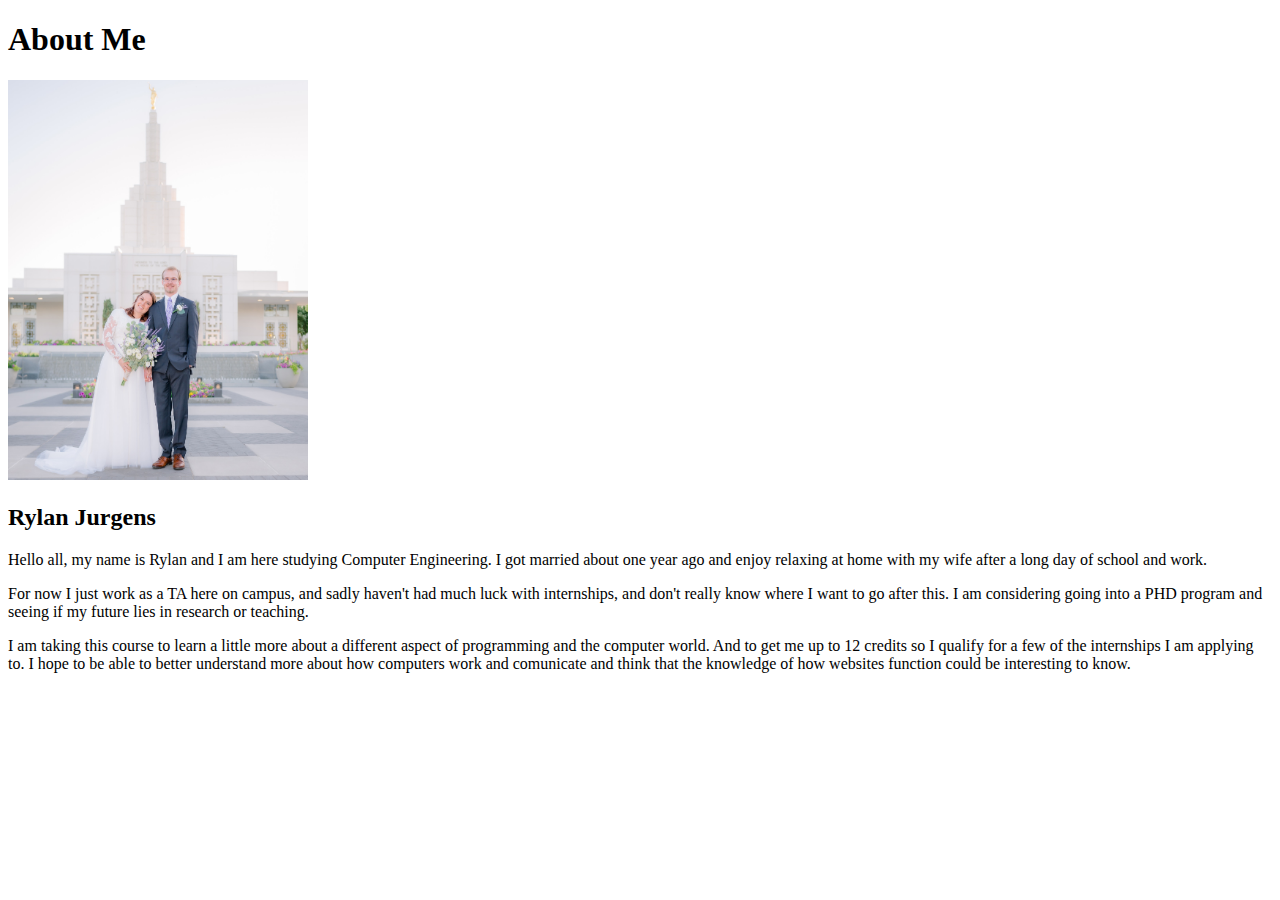
<file: AboutMe/index.html>
<!DOCTYPE html>
<html lang="en">
    <head>
        <meta charset = "UTF-8">
        <meta http-equiv="X-UAa-Compatible" content="IE=edge">
        <meta name="viewport" content="width=device-width, initial-sclae=1.0">

        <title>All About Me</title>
    </head>

    <body>
        <h1>About Me</h1>
        <img src="images/Wedding-Photo.jpg" alt="Picture of me and my sister." width="300" height="400">
        <h2>Rylan Jurgens</h2>
        <p>
            Hello all, my name is Rylan and I am here studying Computer Engineering.
            I got married about one year ago and enjoy relaxing at home with my wife
            after a long day of school and work.
        </p>

        <p>
            For now I just work as a TA here on campus, and sadly haven't had much luck with internships,
            and don't really know where I want to go after this. I am considering going into a PHD program
            and seeing if my future lies in research or teaching.
        </p>

        <p>
            I am taking this course to learn a little more about a different aspect of programming and the computer world.
            And to get me up to 12 credits so I qualify for a few of the internships I am applying to. I hope to be able
            to better understand more about how computers work and comunicate and think that the knowledge of how websites function
            could be interesting to know.
        </p>
    </body>
</html>
</file>
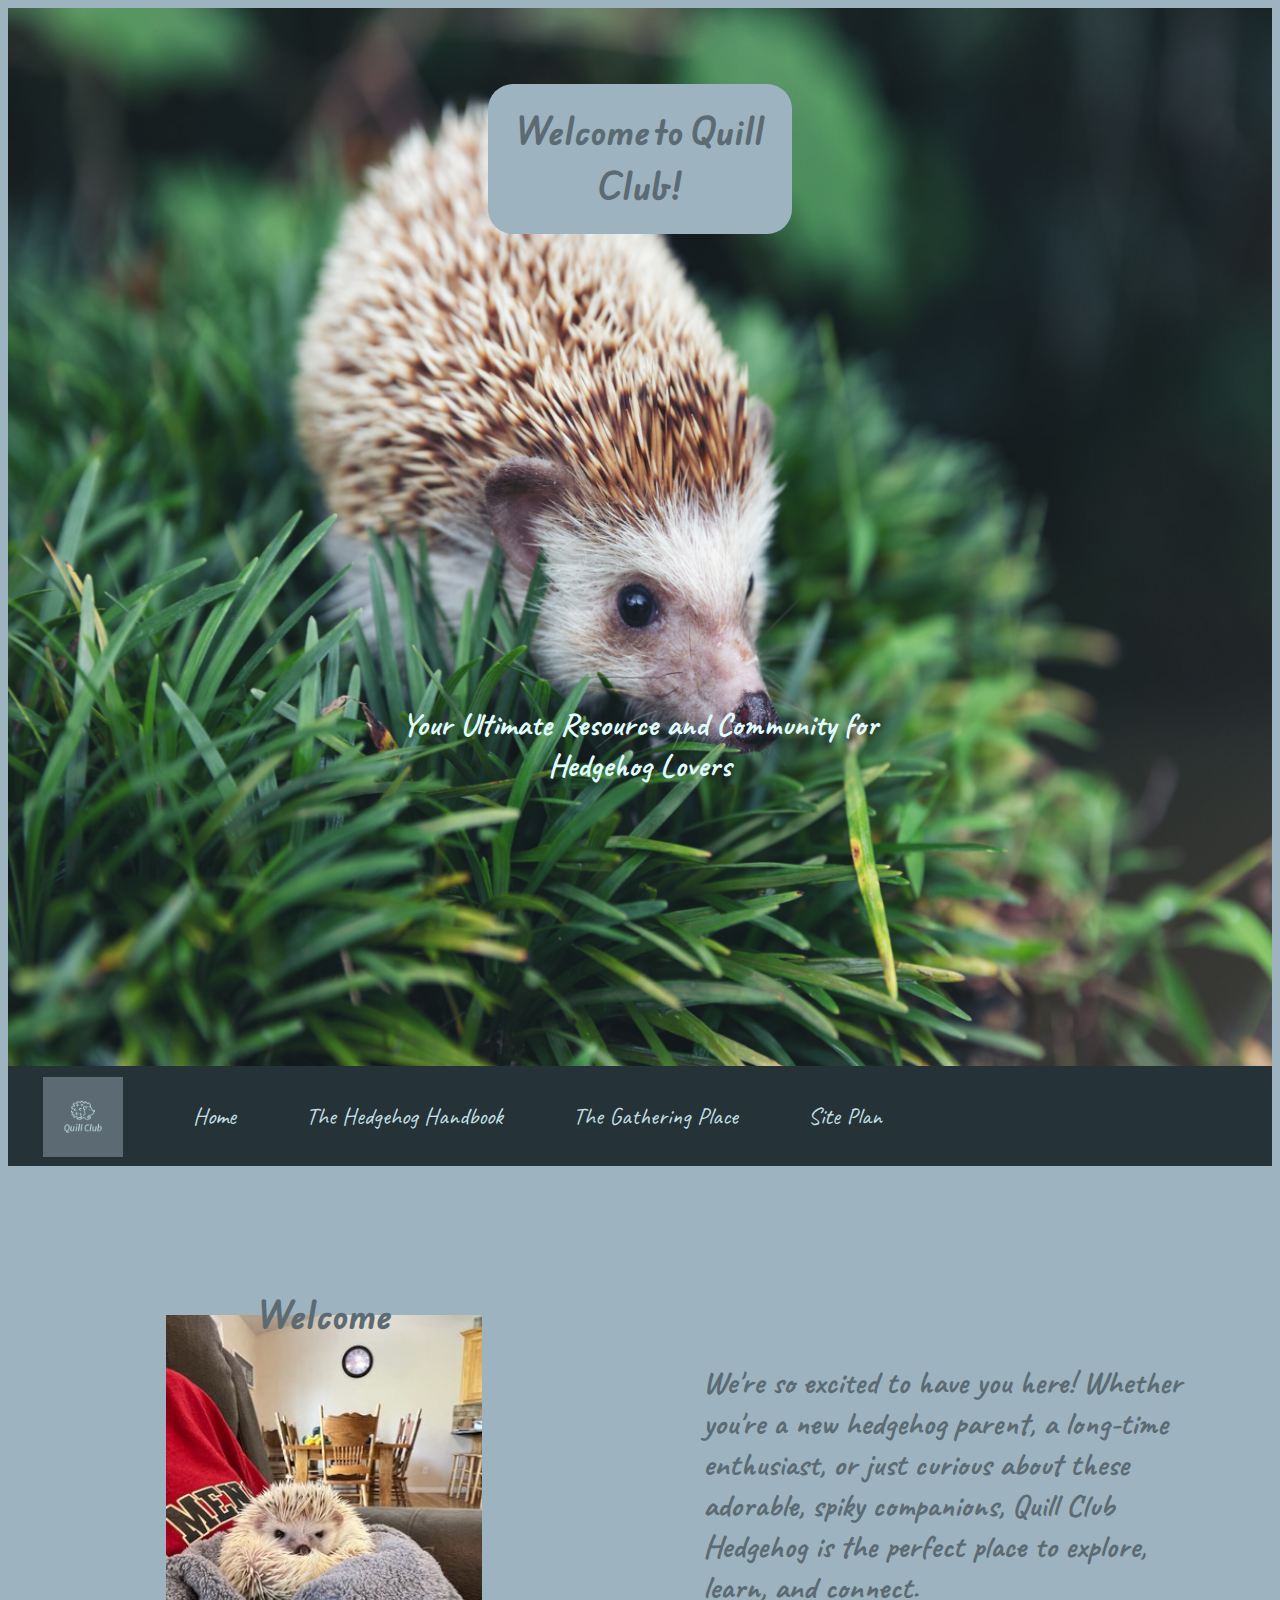
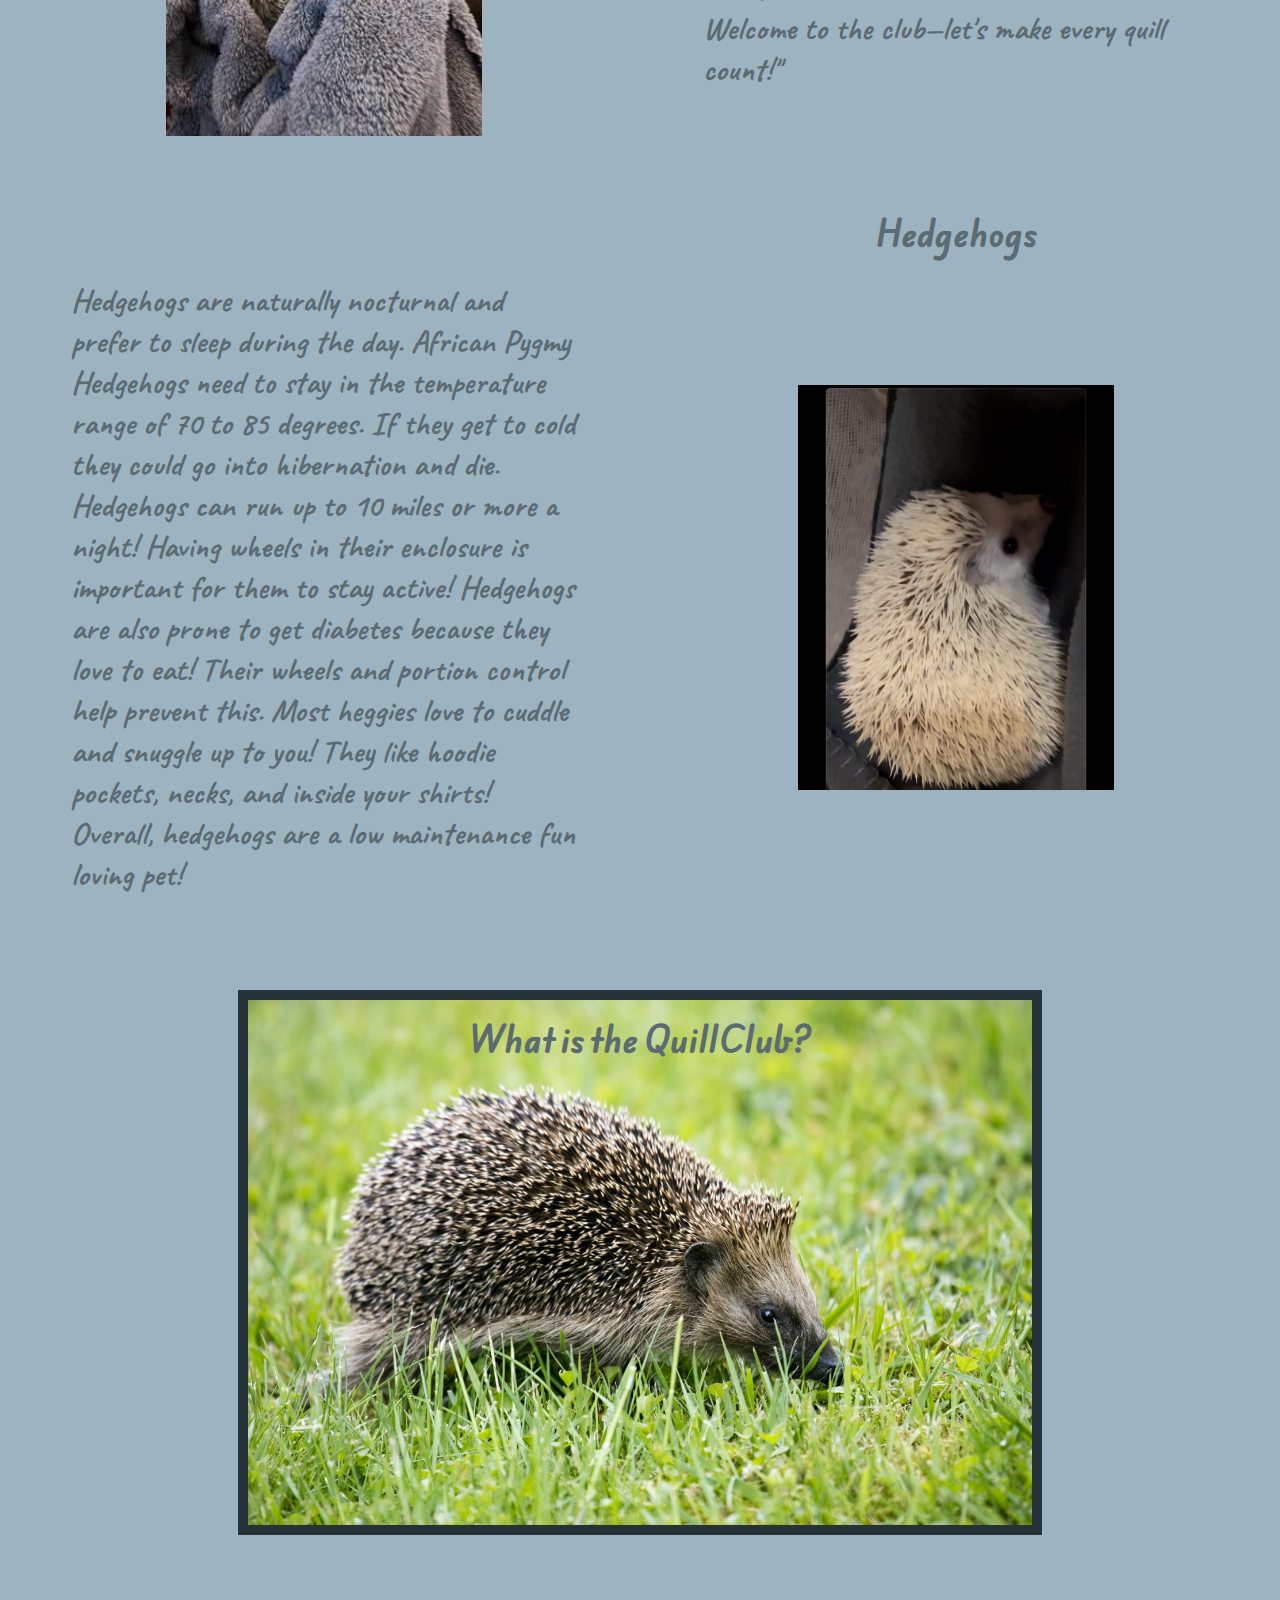
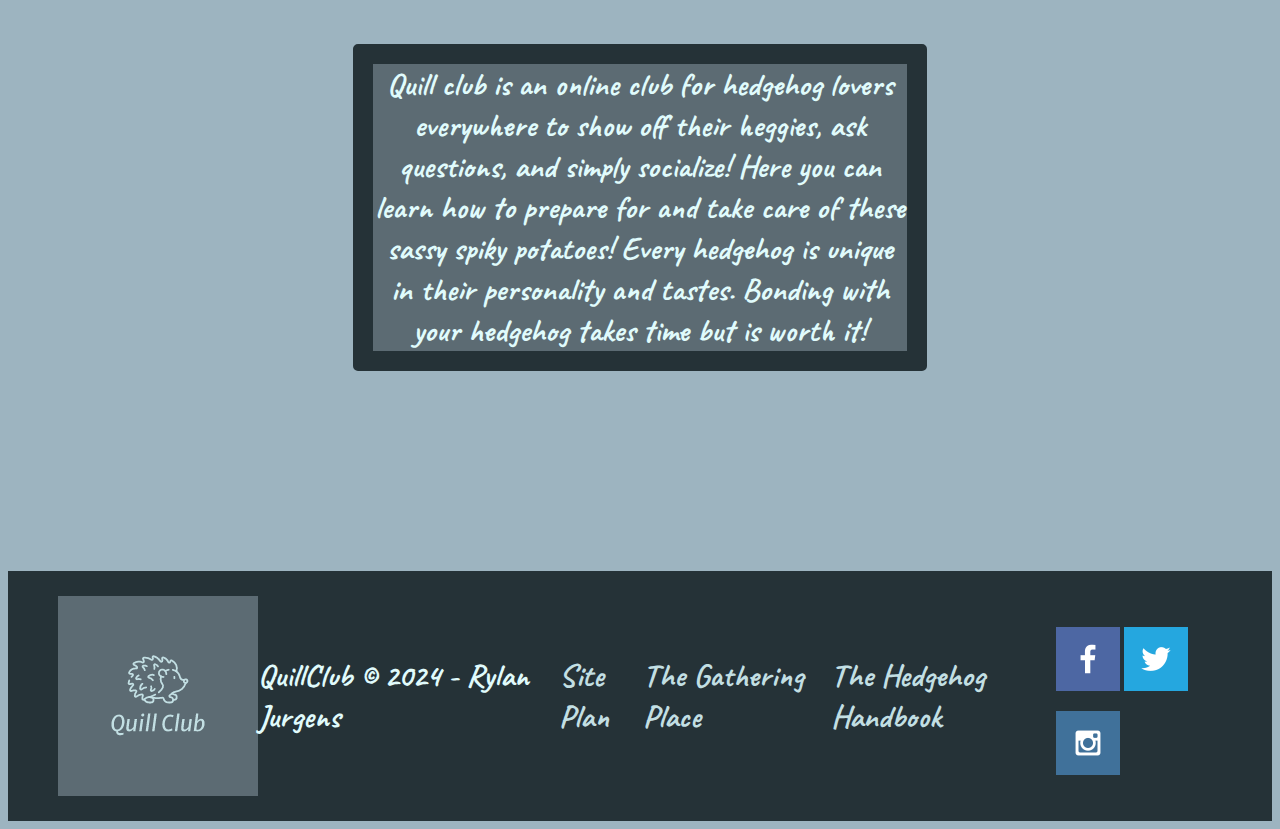
<file: quill-club/index.html>
<!DOCTYPE html>
<html lang="en">
<head>
    <meta charset="UTF-8">
    <meta name="viewport" content="width=device-width, initial-scale=1.0">
    
    <link rel="stylesheet" href="https://cdnjs.cloudflare.com/ajax/libs/font-awesome/4.7.0/css/font-awesome.min.css">
    <link rel="stylesheet" href="styles/style.css">
    <script src="scripts/script.js"></script>

    <title>The QuillClub</title>
</head>

<body>

    <div id="content">

        <header>

            <section id="hero-box">
                <img src="images/rsz_european-hedgehog-natural-garden-habitat-with-green-grass.jpg" alt="Hedgehog">
                <h1>Welcome to Quill Club!</h1>
                <h4>Your Ultimate Resource and Community for Hedgehog Lovers</h4>
            </section>

            <a id="logo_link" href="index.html">
                <img class="logo" src="images/logo.png" alt="QuillClub Logo">
            </a>

            <nav id="myTopnav" class="topnav">
                <a href="index.html">Home</a>
                <a href="handbook.html">The Hedgehog Handbook</a>
                <a href="gathering-place.html">The Gathering Place</a>
                <a href="site-plan.html">Site Plan</a>
                <a href="javascript:void(0);" class="nav_icon" onclick="myFunction()">
                    <i class="fa fa-bars"></i>
                  </a>
            </nav>

        </header>

        <main class="home-grid">

            <section id="home-welcome">
                <h1>Welcome</h1>
                <p>We're so excited to have you here! Whether you're a new hedgehog parent, a long-time enthusiast, 
                    or just curious about these adorable, spiky companions, Quill Club Hedgehog is the perfect place 
                    to explore, learn, and connect.<br> Welcome to the club—let's make every quill count!"</p>
                <img src="images/rsz_hedgehog-01.jpg" alt="Cute Hedgehog">
            </section>

            <section id="home-s1">
                <h1>Hedgehogs</h1>
                <p>Hedgehogs are naturally nocturnal and prefer to sleep during the day. African Pygmy Hedgehogs 
                    need to stay in the temperature range of 70 to 85 degrees. If they get to cold they could go 
                    into hibernation and die. Hedgehogs can run up to 10 miles or more a night! Having wheels in 
                    their enclosure is important for them to stay active! Hedgehogs are also prone to get diabetes 
                    because they love to eat! Their wheels and portion control help prevent this. Most heggies 
                    love to cuddle and snuggle up to you! They like hoodie pockets, necks, and inside your shirts! 
                    Overall, hedgehogs are a low maintenance fun loving pet!</p>
                <!-- TODO: Need to find another image for here -->
                <img src="images/IMG_3202.png" alt="">
            </section>

            <section id="home-s2">
                <h1>What is the QuillClub?</h1>
                <p>Quill club is an online club for hedgehog lovers everywhere to show off their heggies, ask questions, 
                    and simply socialize! Here you can learn how to prepare for and take care of these sassy spiky potatoes! 
                    Every hedgehog is unique in their personality and tastes. Bonding with your hedgehog takes time but is 
                    worth it!</p>
                <img src="images/rsz_closeup-shot-cute-hedgehog-walking-green-grass.jpg" alt="Peeping Hedgehog">
            </section>

        </main>

        <footer>
            <img src="images/logo.png" alt="Logo">
            <p>QuillClub &copy; 2024 - Rylan Jurgens</p>
            
            <p><a href="site-plan.html">Site Plan</a></p>
            <p><a href="gathering-place.html">The Gathering Place</a></p>
            <p><a href="handbook.html">The Hedgehog Handbook</a></p>

            <div class="social">
                <a href="https://facebook.com" target="_blank">
                    <img src="images/facebook.png" alt="fb icon">
                </a>
                <a href="https://twitter.com" target="_blank">
                    <img src="images/twitter.png" alt="twitter icon">
                </a>
                <a href="https://instagram.com" target="_blank">
                    <img src="images/instagram.png" alt="instagram icon">
                </a>
            </div>

        </footer>

    </div>

</body>
</html>
</file>
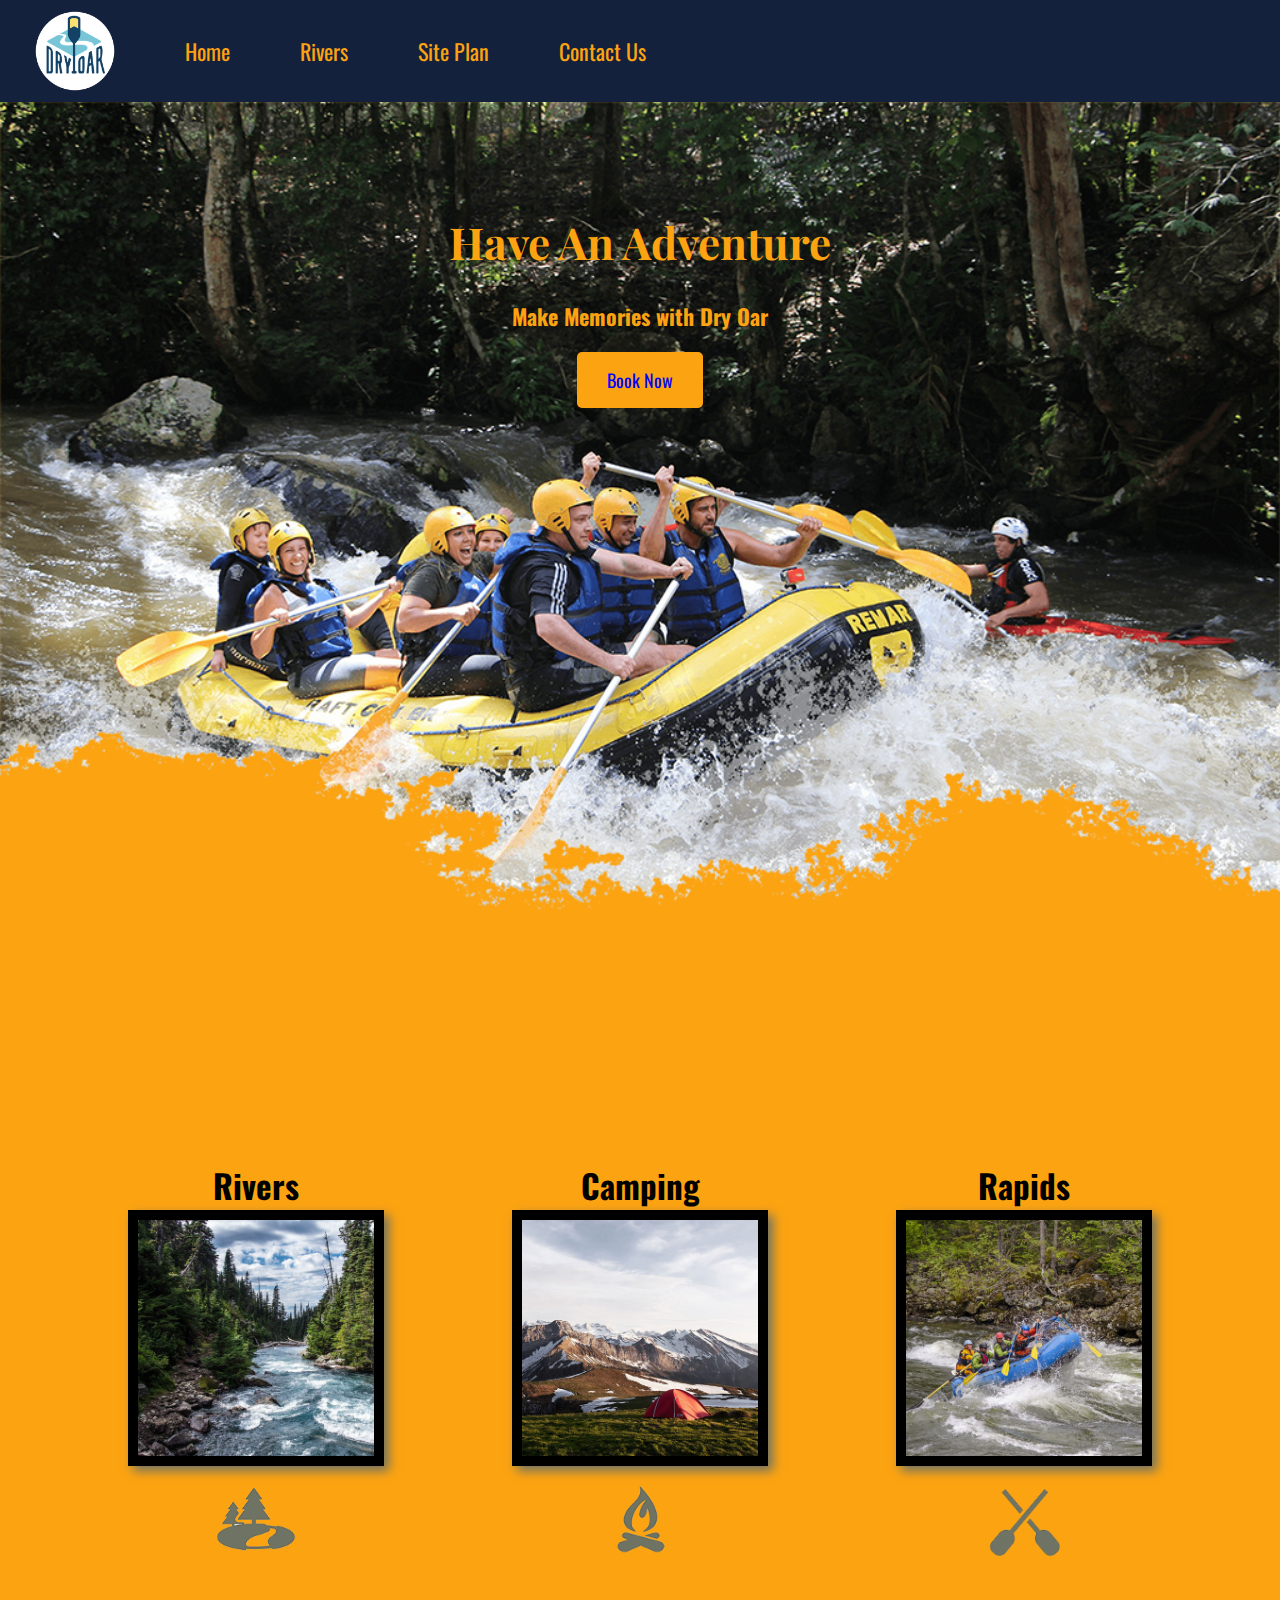
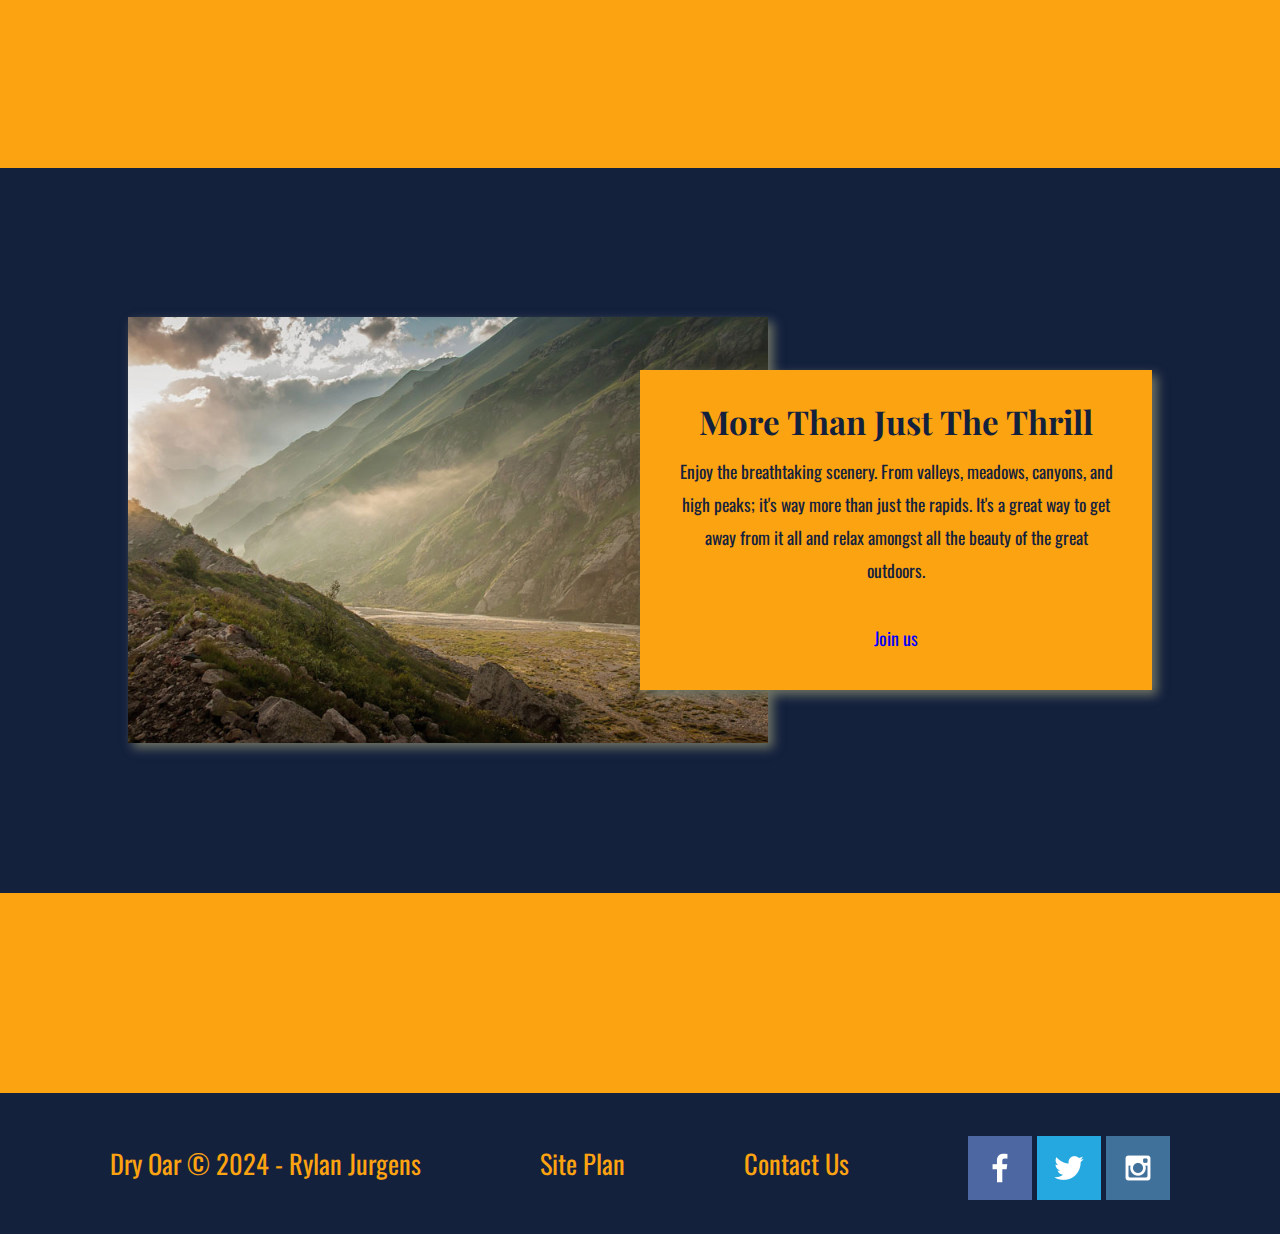
<file: wwr/index.html>
<!DOCTYPE html>
<html lang="en">
<head>
    <meta charset="UTF-8">
    <meta name="viewport" content="width=device-width, initial-scale=1.0">

    <link rel="stylesheet" href="styles/style.css">

    <title>Document</title>
</head>

<body>
    <div id="content">
        <header>
            <a href="index.html" id="logo_link">
                <img class="logo" src="images/logo.png" alt="Dry Oar Logo">
            </a>
    
            <nav>
                <a href="index.html">Home</a>
                <a href="rivers.html">Rivers</a>
                <a href="site-plan-rafting.html">Site Plan</a>
                <a href="contactus.html">Contact Us</a>
            </nav>
            
        </header>
    
        <div id="hero">
    
            <div id="hero-box">
                <img src="images/hero.png" alt="People enjoy rafting" id="hero-image">
            </div>
    
            <section id="hero-msg">
                <h1 class="home-title">Have An Adventure</h1>
                <h4>Make Memories with Dry Oar</h4>
                <div class="button-box">
                    <a class="book" href="contactus.html">Book Now</a>
                </div>
            </section>
    
        </div>
    
        <main class="home-grid">
    
            <section class="rivers-card">
                <h2>Rivers</h2>
                <img class="card-img" src="images/rivers.jpg" alt="river in forest">
                <img class="icon" src="images/river_icon.png" alt="river icon">
            </section>
    
            <section class="camping-card">
                <h2>Camping</h2>
                <img class="card-img" src="images/camping.jpg" alt="tent in mountains">
                <img class="icon" src="images/fire_icon.png" alt="fire icon">
            </section>
            
            <section class="rapids-card">
                <h2>Rapids</h2>
                <img class="card-img" src="images/rapids.jpg" alt="rafting boat">
                <img class="icon" src="images/oars.png" alt="oars icon">
            </section>

            <div id="background"></div>

            <img class="mountains" src="images/mountains.jpg" alt="Misty mountains">
            <section class="msg">
                <h2>More Than Just The Thrill</h2>
                <p>Enjoy the breathtaking scenery. From valleys, meadows, canyons, and high peaks; 
                    it's way more than just the rapids. It's a great way to get away from it all 
                    and relax amongst all the beauty of the great outdoors. </p>
                <a class="join" href="rivers.html">Join us</a>
            </section>
    
        </main>
    
        <footer>
            <p>Dry Oar &copy; 2024 - Rylan Jurgens</p>
    
            <p><a href="site-plan-rafting.html">Site Plan</a></p>
            <p><a href="contactus.html"></a>Contact Us</p>
    
            <div class="social">
                <a href="https://facebook.com" target="_blank">
                    <img src="images/facebook.png" alt="fb icon">
                </a>
                <a href="https://twitter.com" target="_blank">
                    <img src="images/twitter.png" alt="twitter icon">
                </a>
                <a href="https://instagram.com" target="_blank">
                    <img src="images/instagram.png" alt="instagram icon">
                </a>
            </div>
    
        </footer>
    </div>
</body>
</html>
</file>
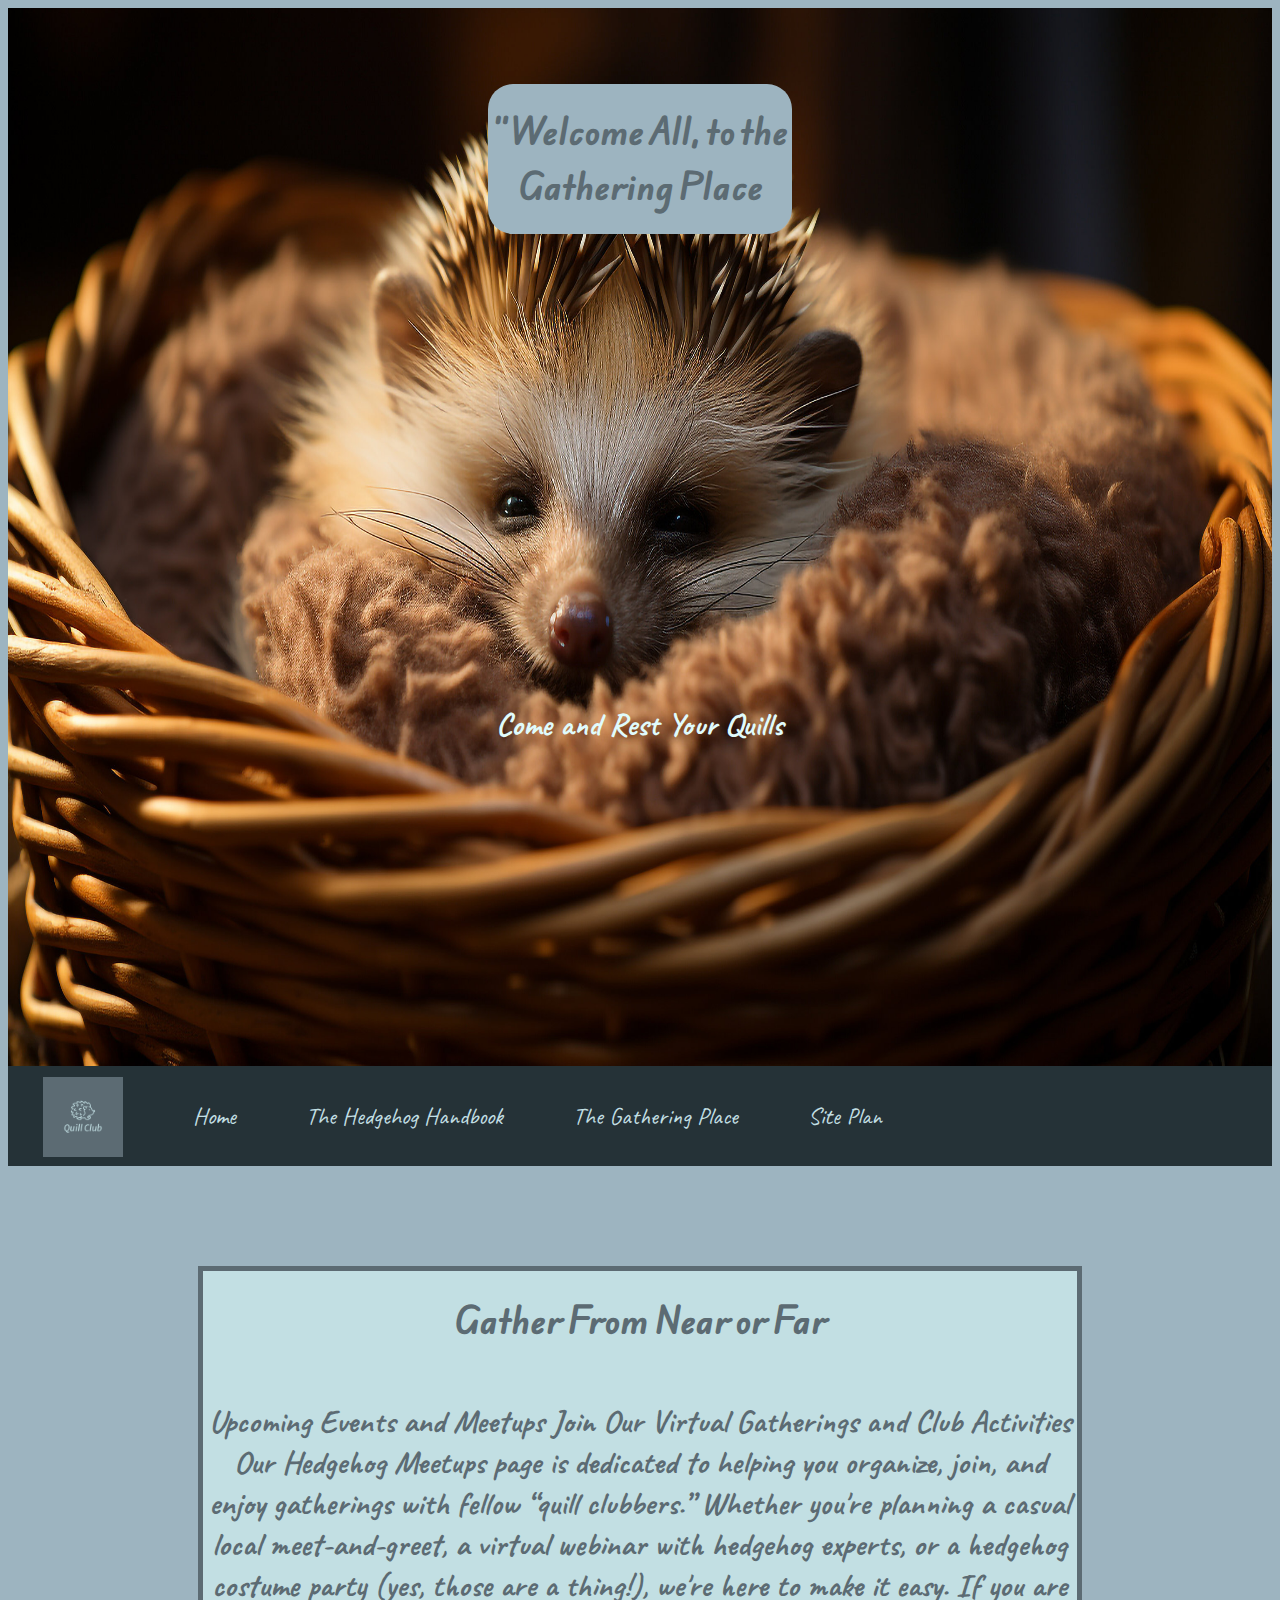
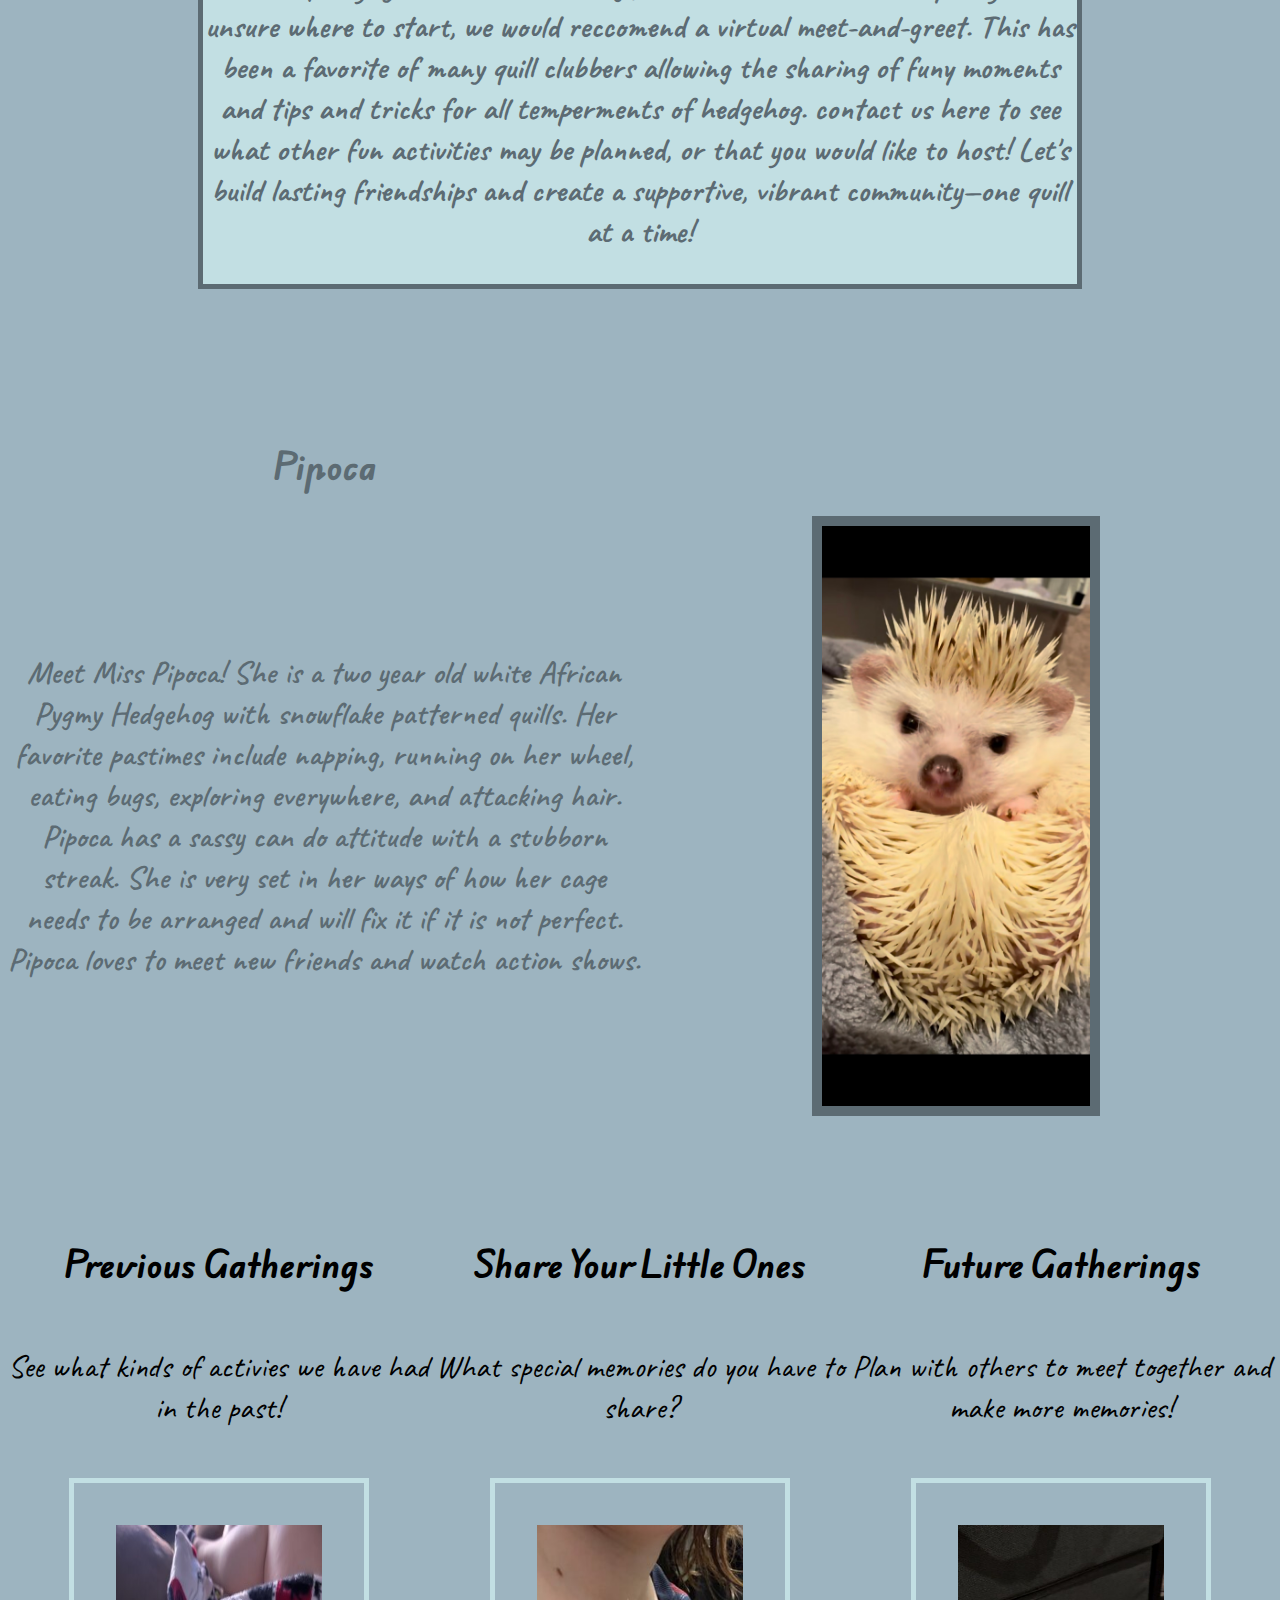
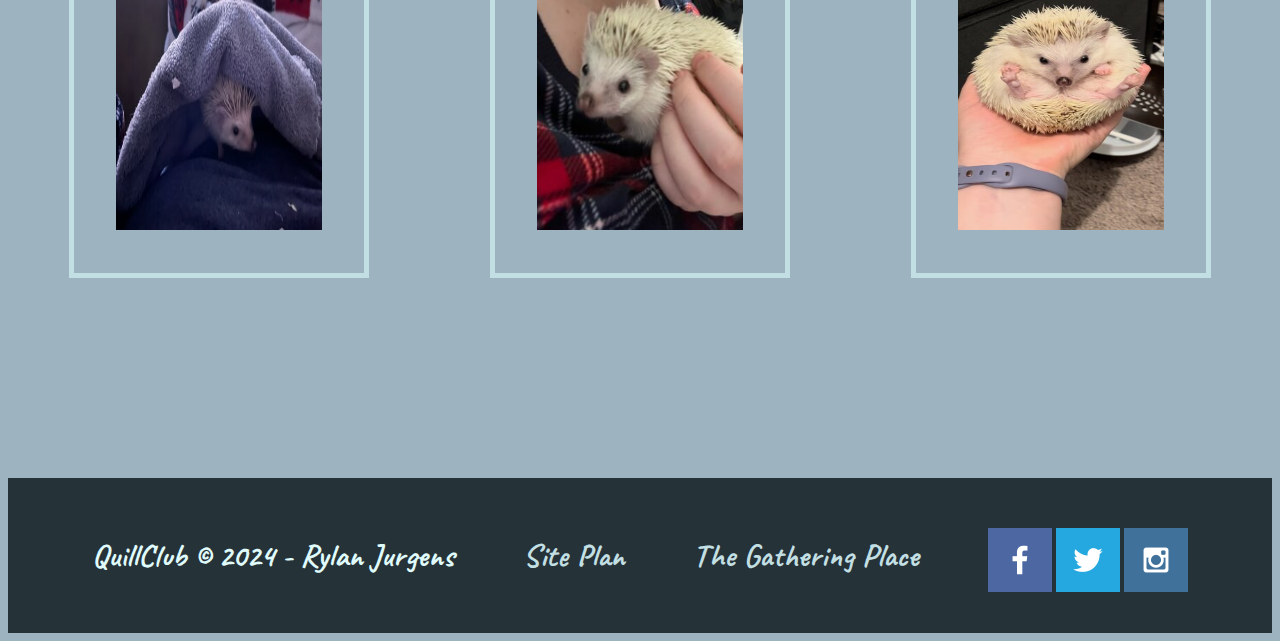
<file: quill-club/gathering-place.html>
<!DOCTYPE html>
<html lang="en">
<head>
    <meta charset="UTF-8">
    <meta name="viewport" content="width=device-width, initial-scale=1.0">
    
    <link rel="stylesheet" href="https://cdnjs.cloudflare.com/ajax/libs/font-awesome/4.7.0/css/font-awesome.min.css">
    <link rel="stylesheet" href="styles/style.css">
    <script src="scripts/script.js"></script>

    <title>The QuillClub</title>
</head>

<body>

    <div id="content">

        <header>

            <section id="hero-box">
                <img src="images/rsz_1cute-hedgehog-looking-camera-small-fluffy-generated-by-artificial-intelligence.jpg" alt="Hedgehog">
                <h1>"Welcome All, to the Gathering Place</h1>
                <h4>Come and Rest Your Quills</h4>
            </section>

            <a id="logo_link" href="index.html">
                <img class="logo" src="images/logo.png" alt="QuillClub Logo">
            </a>

            <nav id="myTopnav" class="topnav">
                <a href="index.html">Home</a>
                <a href="handbook.html">The Hedgehog Handbook</a>
                <a href="gathering-place.html">The Gathering Place</a>
                <a href="site-plan.html">Site Plan</a>
                <a href="javascript:void(0);" class="nav_icon" onclick="myFunction()">
                    <i class="fa fa-bars"></i>
                  </a>
            </nav>

        </header>

        <main class="gathering-place-grid">

            <section id="gathering-Welcome-msg">
                <h1>Gather From Near or Far</h1>
                <p>
                    Upcoming Events and Meetups Join Our Virtual Gatherings and Club Activities Our Hedgehog 
                    Meetups page is dedicated to helping you organize, join, and enjoy gatherings with fellow 
                    “quill clubbers.” Whether you're planning a casual local meet-and-greet, a virtual webinar 
                    with hedgehog experts, or a hedgehog costume party (yes, those are a thing!), we're here 
                    to make it easy. If you are unsure where to start, we would reccomend a virtual 
                    meet-and-greet. This has been a favorite of many quill clubbers allowing the sharing of 
                    funy moments and tips and tricks for all temperments of hedgehog. contact us here to see 
                    what other fun activities may be planned, or that you would like to host! Let's build 
                    lasting friendships and create a supportive, vibrant community—one quill at a time!
                </p>
            </section>

            <section id="my-hedgehog">
                <h1>Pipoca</h1>
                <p>
                    Meet Miss Pipoca! She is a two year old white African Pygmy Hedgehog with snowflake patterned 
                    quills. Her favorite pastimes include napping, running on her wheel, eating bugs, exploring 
                    everywhere, and attacking hair. Pipoca has a sassy can do attitude with a stubborn streak. She 
                    is very set in her ways of how her cage needs to be arranged and will fix it if it is not 
                    perfect. Pipoca loves to meet new friends and watch action shows.
                </p>
                <!-- TODO: Find another good picture of our hedgehog for here -->
                <img src="images/IMG_3203.png" alt="Need">
            </section>

            <!-- TODO: If I get far enough add the links and script to handle the actual gathering -->
            <div id="gathering-place-links">
                <section>
                    <h1>Previous Gatherings</h1>
                    <p>See what kinds of activies we have had in the past!</p>
                    <img src="images/rsz_hedgehog-02.jpg" alt="Cute Hedgehog">
                </section>
    
                <section>
                    <h1>Share Your Little Ones</h1>
                    <p>What special memories do you have to share?</p>
                    <img src="images/rsz_hedgehog-03.jpg" alt="">
                </section>
    
                <section>
                    <h1>Future Gatherings</h1>
                    <p>Plan with others to meet together and make more memories!</p>
                    <img src="images/rsz_hedgehog-04.jpg" alt="Hiding">
                </section>
            </div>

        </main>

        <footer>

            <p>QuillClub &copy; 2024 - Rylan Jurgens</p>
            
            <p><a href="site-plan.html">Site Plan</a></p>
            <p><a href="gathering-place.html">The Gathering Place</a></p>

            <div class="social">
                <a href="https://facebook.com" target="_blank">
                    <img src="images/facebook.png" alt="fb icon">
                </a>
                <a href="https://twitter.com" target="_blank">
                    <img src="images/twitter.png" alt="twitter icon">
                </a>
                <a href="https://instagram.com" target="_blank">
                    <img src="images/instagram.png" alt="instagram icon">
                </a>
            </div>

        </footer>

    </div>

</body>
</html>
</file>
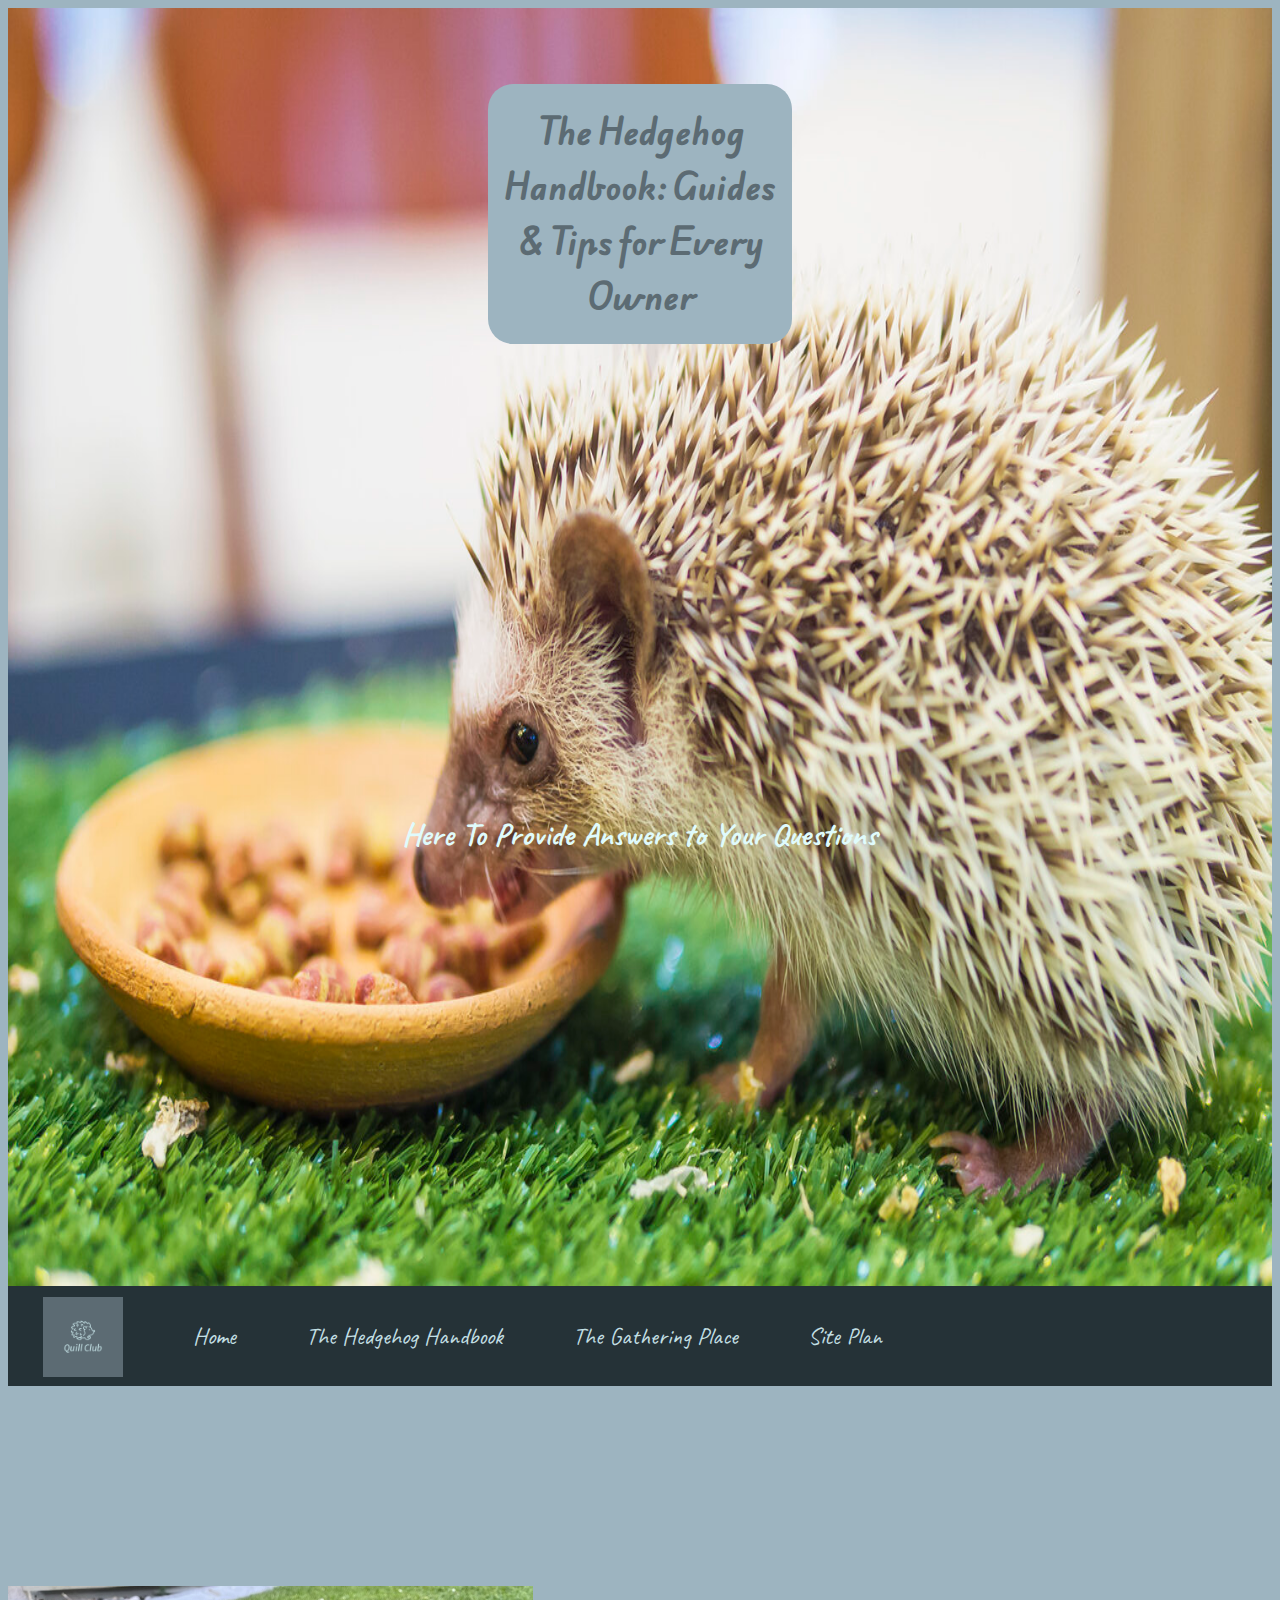
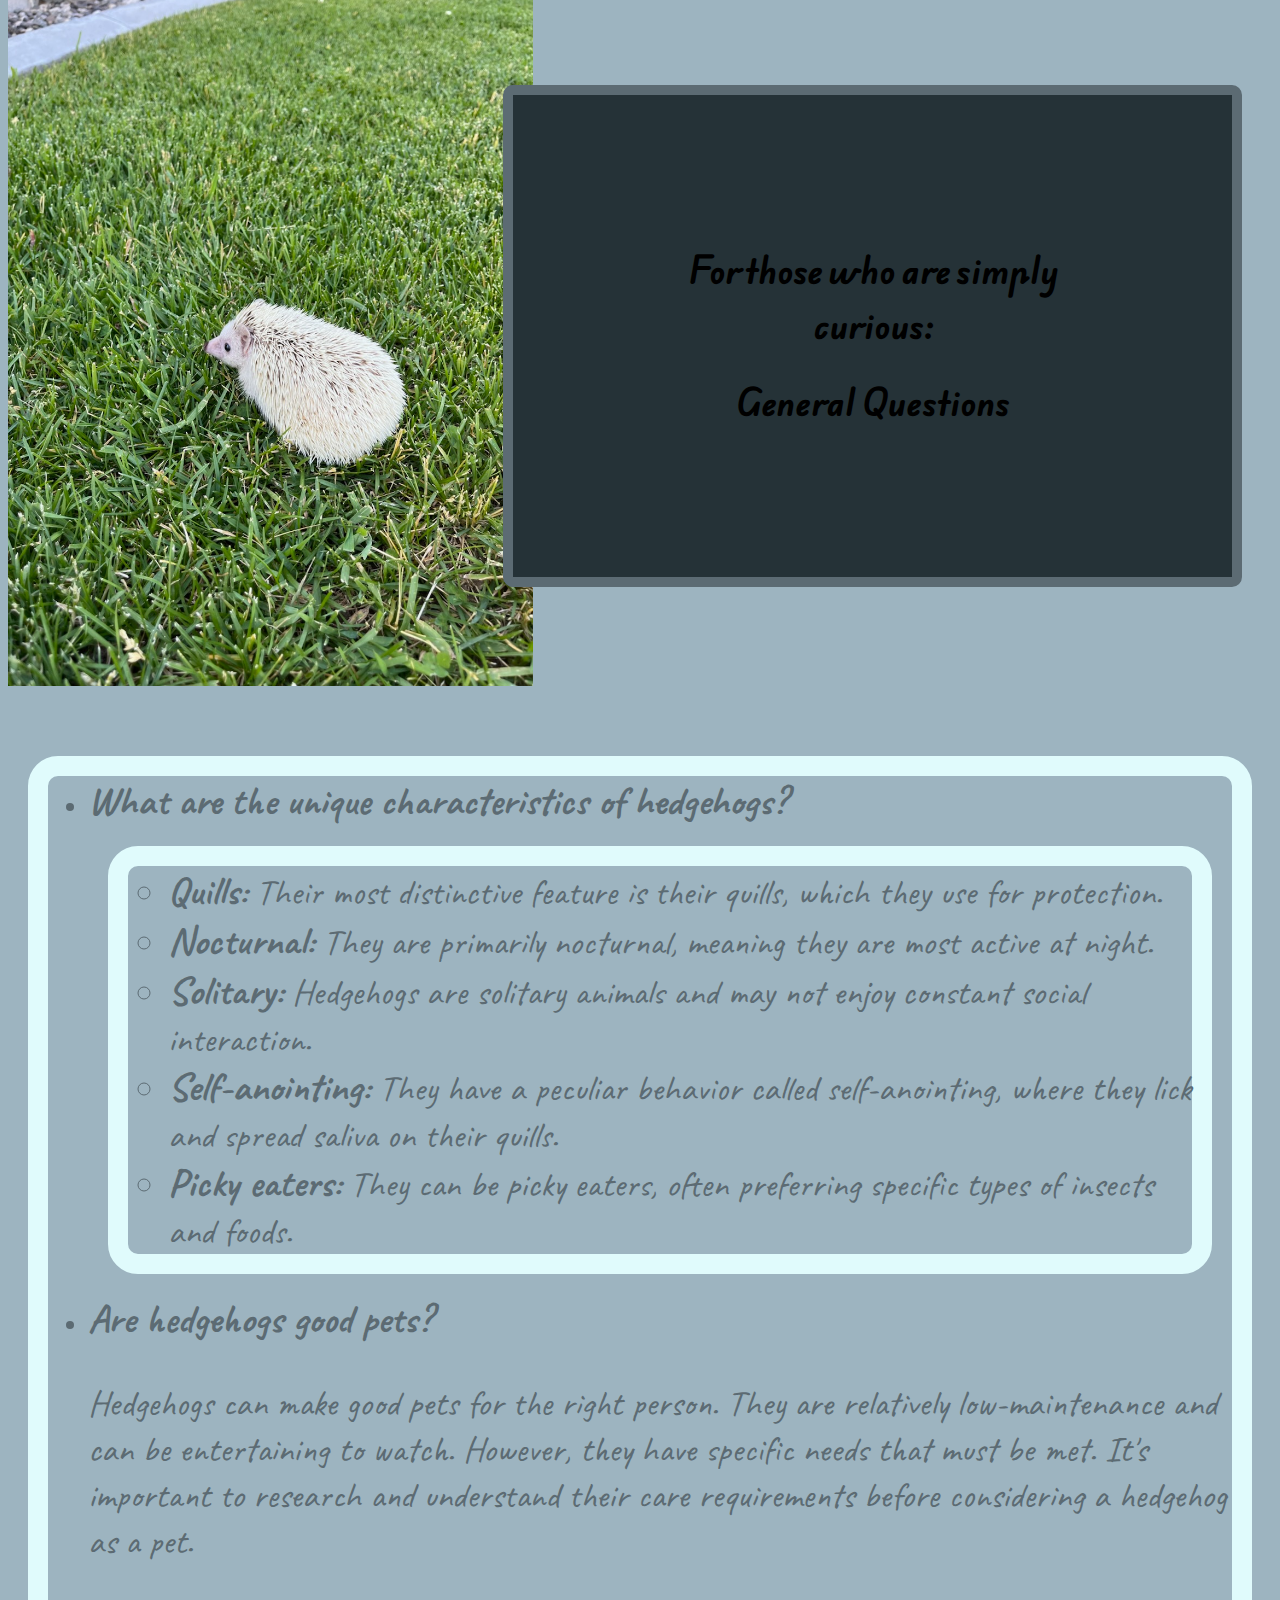
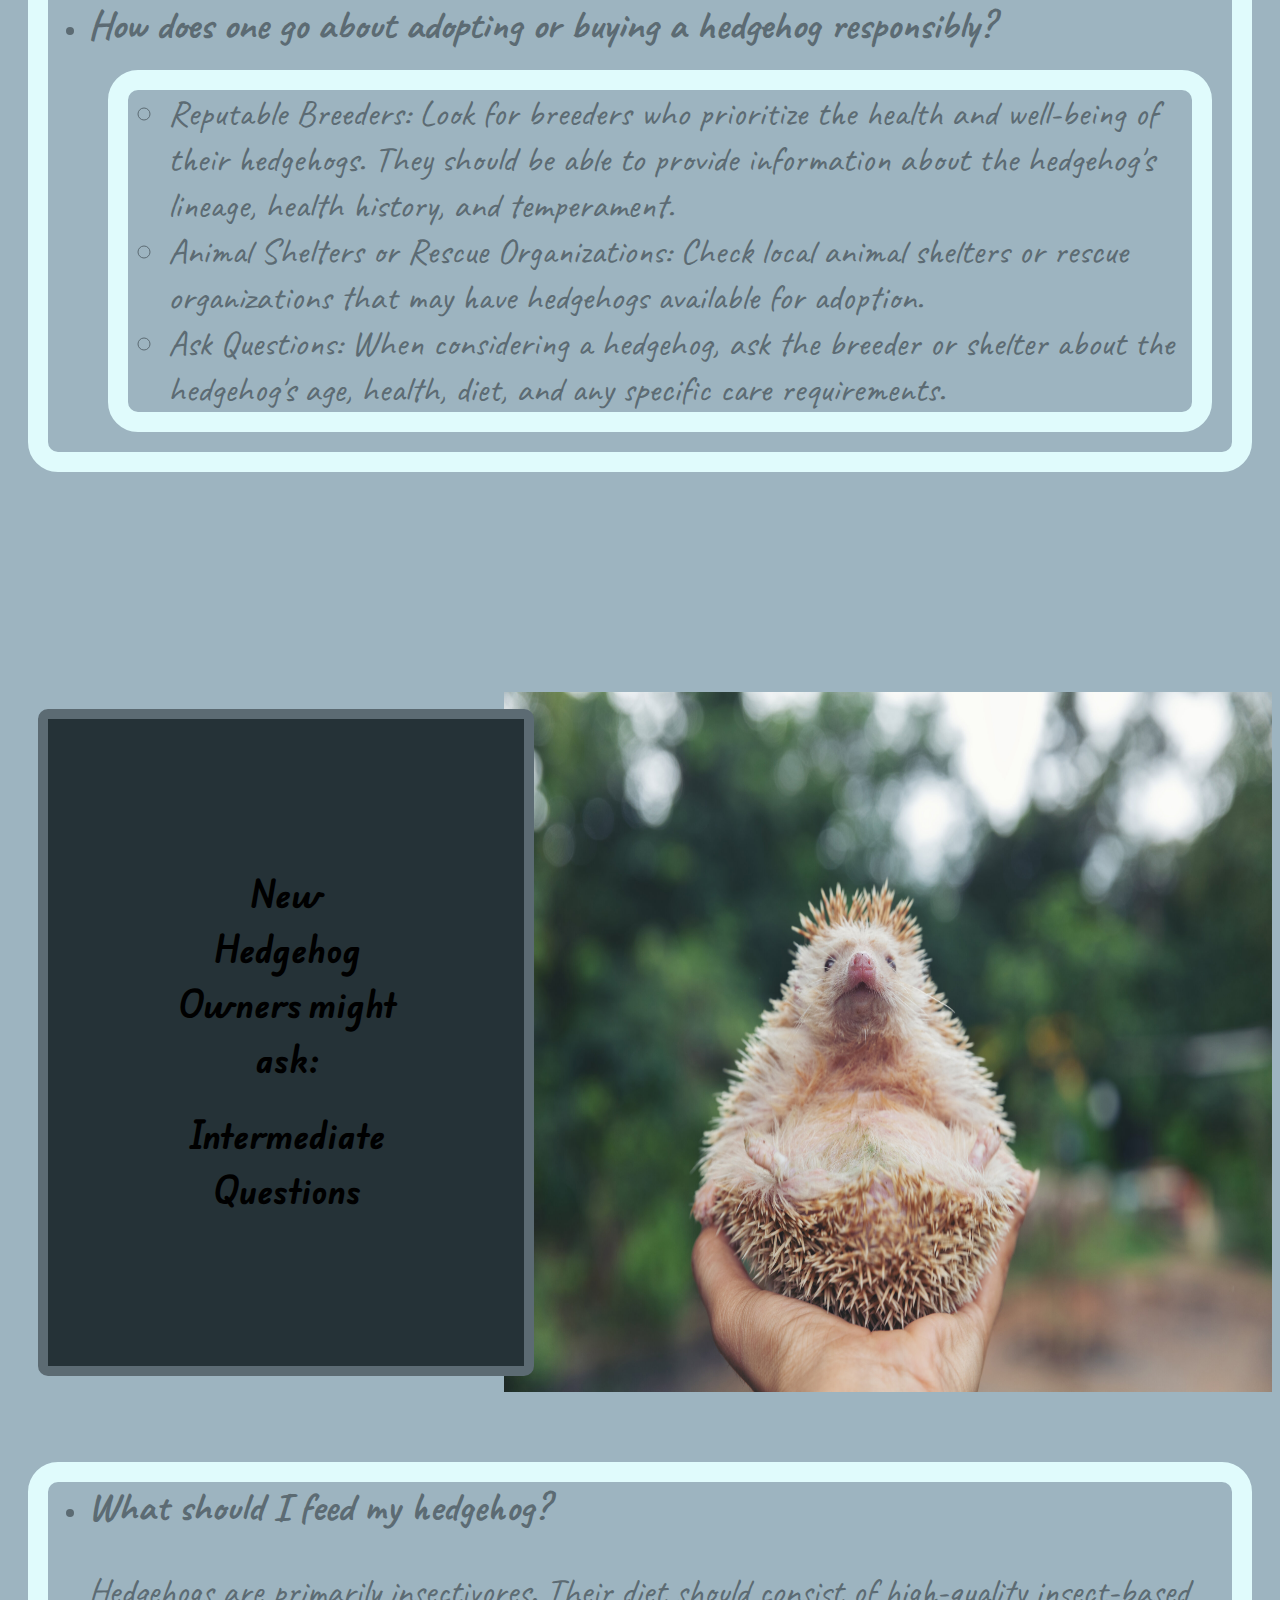
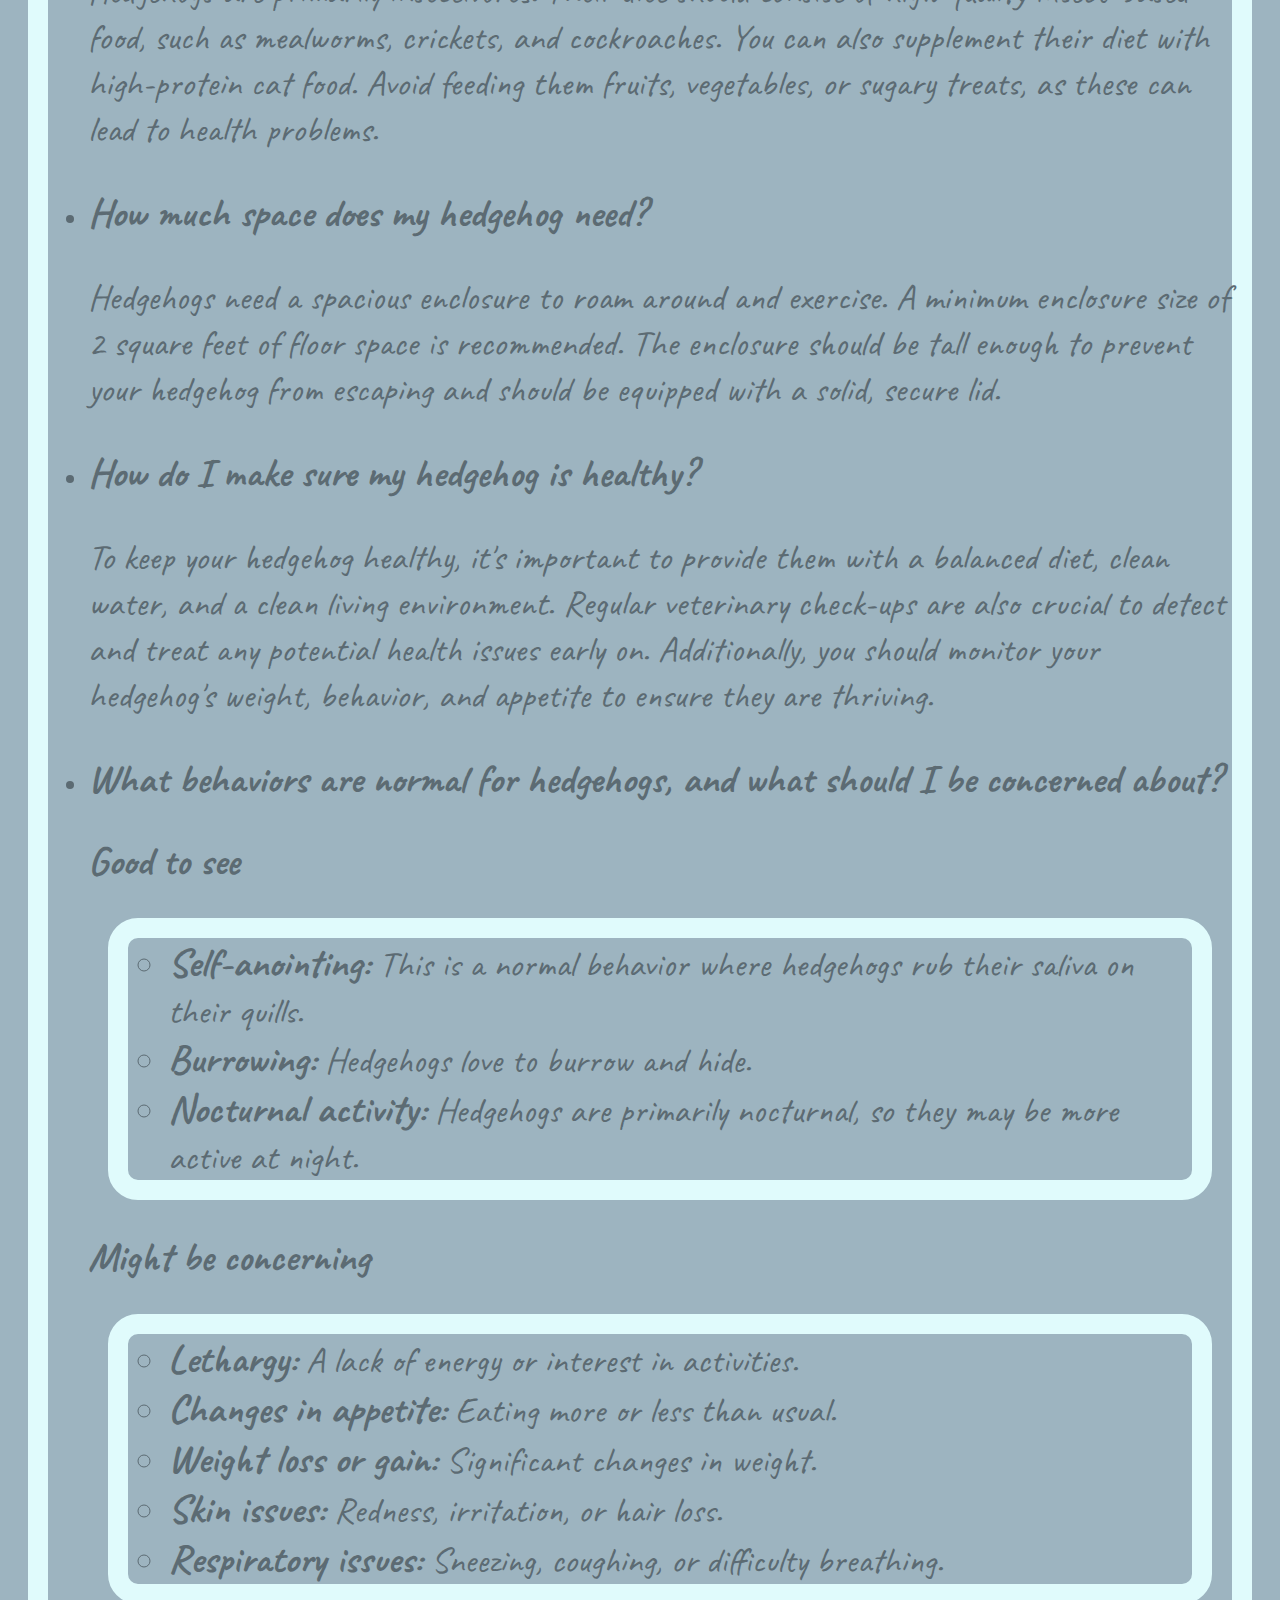
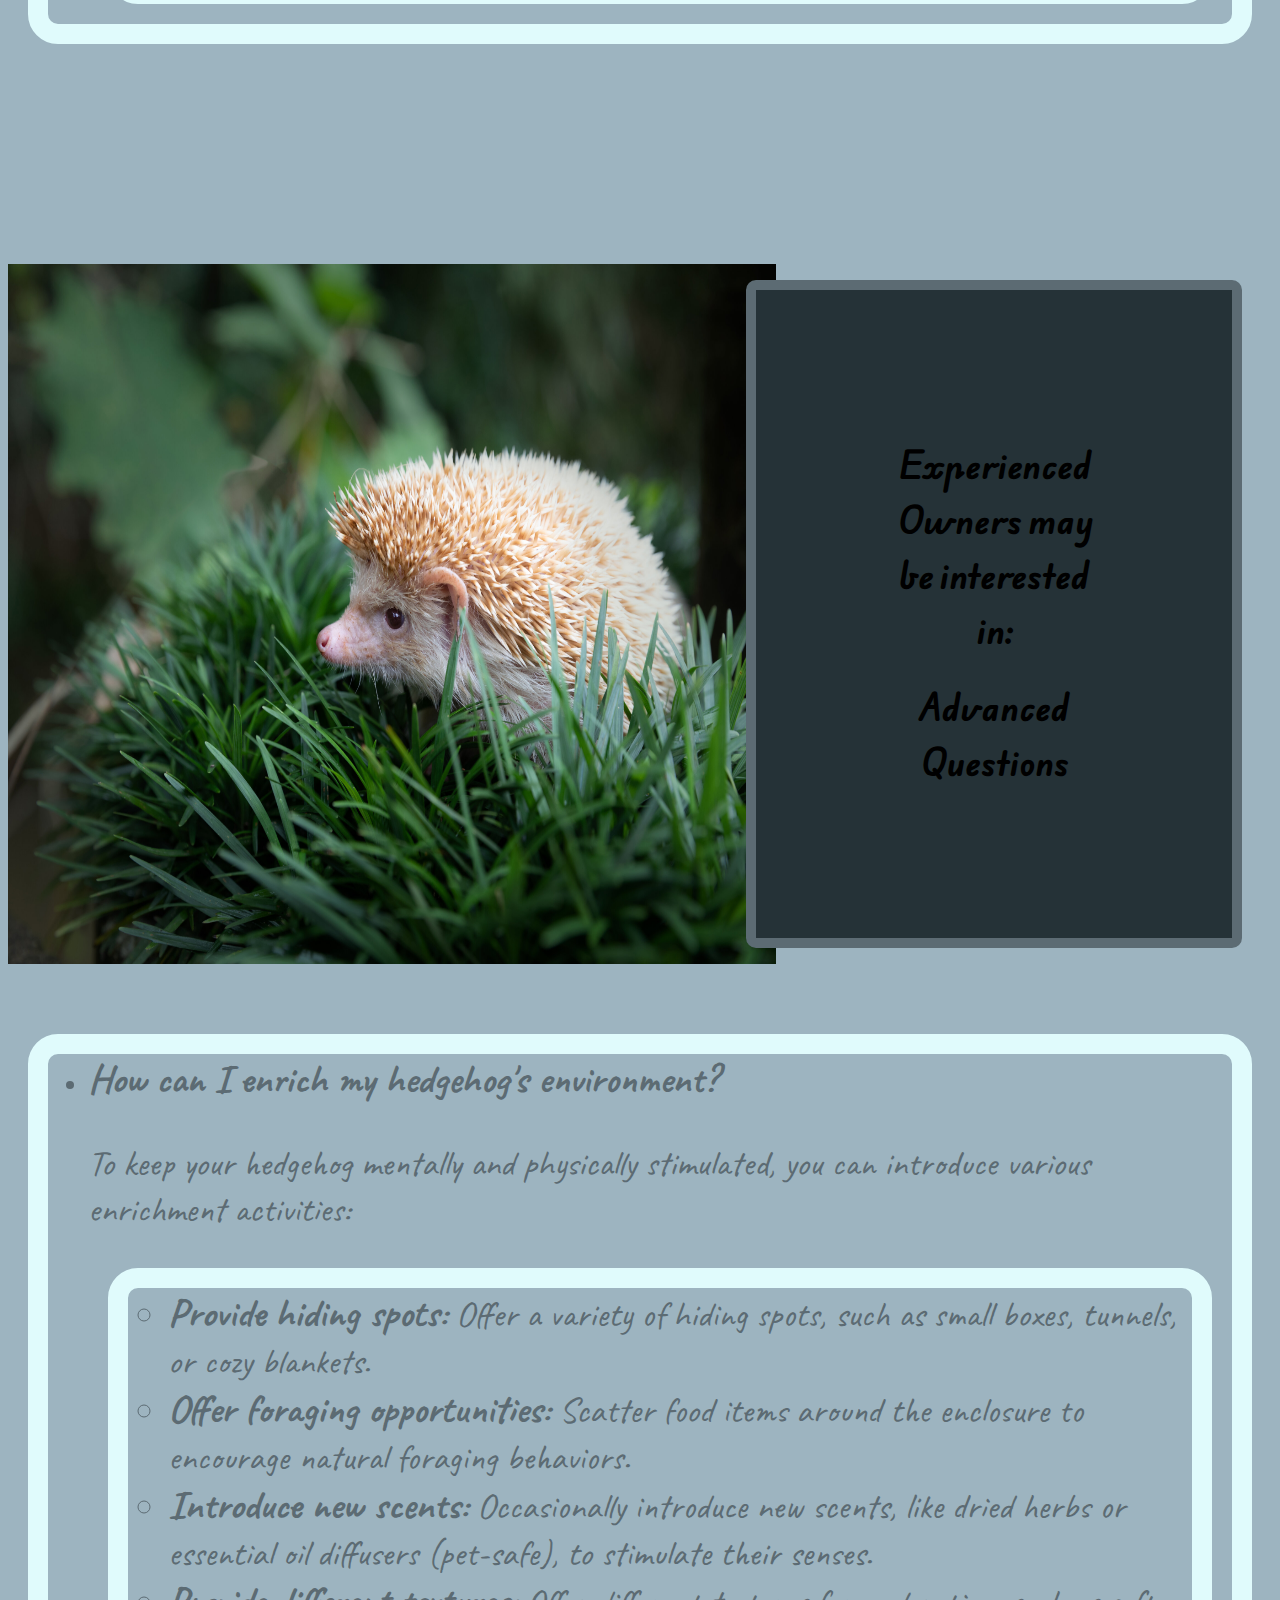
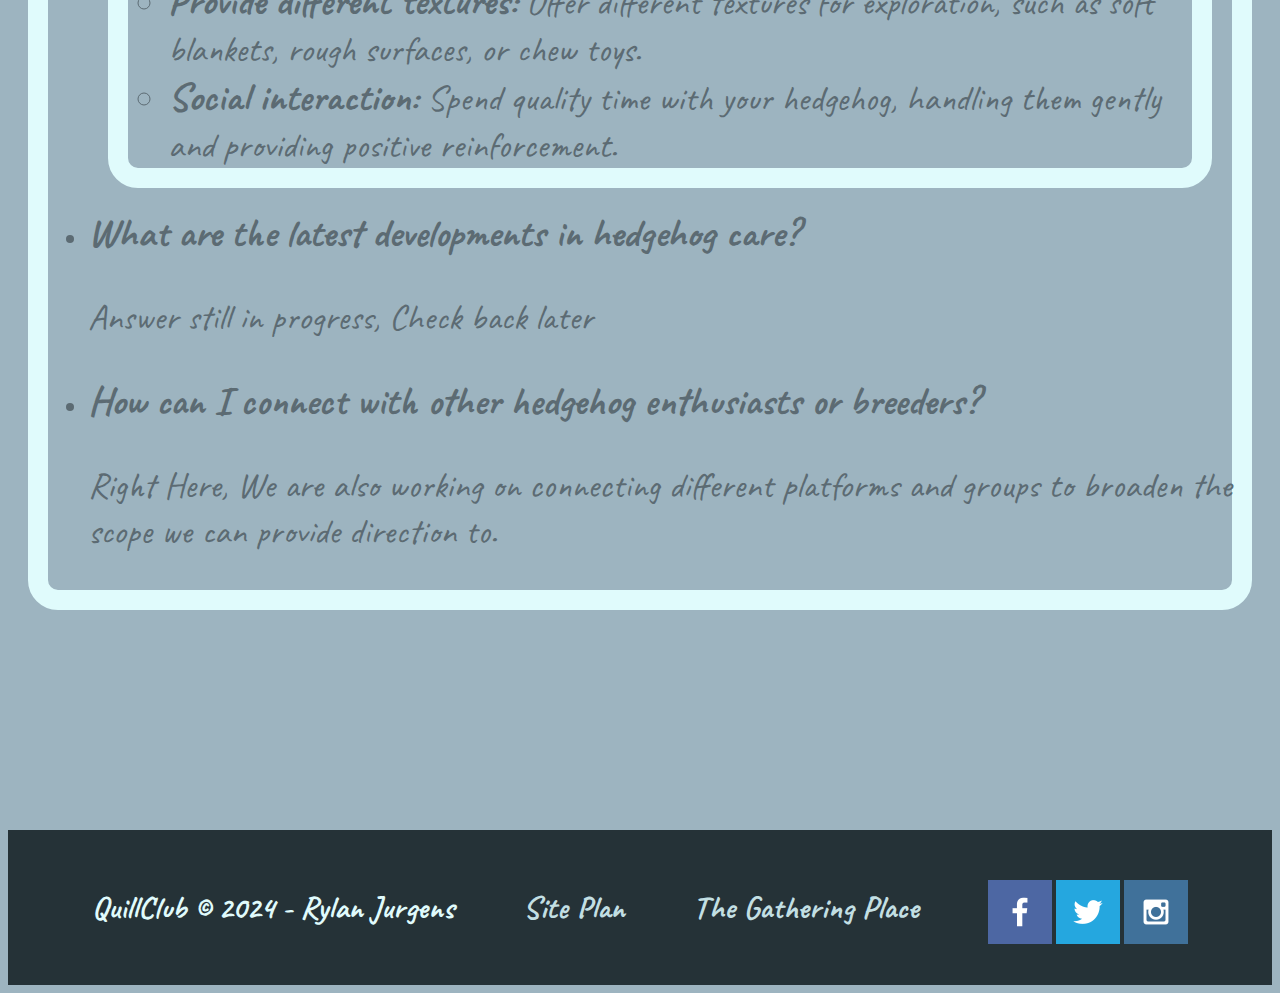
<file: quill-club/handbook.html>
<!DOCTYPE html>
<html lang="en">
<head>
    <meta charset="UTF-8">
    <meta name="viewport" content="width=device-width, initial-scale=1.0">
    
    <link rel="stylesheet" href="https://cdnjs.cloudflare.com/ajax/libs/font-awesome/4.7.0/css/font-awesome.min.css">
    <link rel="stylesheet" href="styles/style.css">
    <script src="scripts/script.js"></script>

    <title>The Hedgehog Handbook | Guides & Tips for Every Owner</title>
</head>

<body>

    <div id="content">

        <header>

            <section id="hero-box">
                <img src="images/rsz_1dwarf-porcupine-eating-food-mimic-green-garden.jpg" alt="Hedgehog Eating">
                <h1>The Hedgehog Handbook: Guides & Tips for Every Owner</h1>
                <h4>Here To Provide Answers to Your Questions</h4>
            </section>

            <a id="logo_link" href="index.html">
                <img class="logo" src="images/logo.png" alt="QuillClub Logo">
            </a>

            <nav id="myTopnav" class="topnav">
                <a href="index.html">Home</a>
                <a href="handbook.html">The Hedgehog Handbook</a>
                <a href="gathering-place.html">The Gathering Place</a>
                <a href="site-plan.html">Site Plan</a>
                <a href="javascript:void(0);" class="nav_icon" onclick="myFunction()">
                    <i class="fa fa-bars"></i>
                  </a>
            </nav>

        </header>

        <main class="handbook-grid">
            <!-- TODO: Get answers put in -->
            <section class="gen_questions_section">

                <div class="questions-header-left">
                    <img src="images/rsz_hedgehog-05.jpg" alt="Hedgehog 1">
                    <div>
                        <h1>For those who are simply curious:</h1>
                        <h1>General Questions</h1>
                    </div>
                </div>

                <ul>
                    <li><strong>What are the unique characteristics of hedgehogs?</strong>
                        <ul>
                            <li><strong>Quills:</strong> Their most distinctive feature is their quills, which they use for protection.</li>
                            <li><strong>Nocturnal:</strong> They are primarily nocturnal, meaning they are most active at night.</li>
                            <li><strong>Solitary:</strong> Hedgehogs are solitary animals and may not enjoy constant social interaction.</li>
                            <li><strong>Self-anointing:</strong> They have a peculiar behavior called self-anointing, where they lick and spread saliva on their quills.</li>
                            <li><strong>Picky eaters:</strong> They can be picky eaters, often preferring specific types of insects and foods.</li>
                        </ul>
                    </li>
                    <li><strong>Are hedgehogs good pets?</strong>
                        <p>Hedgehogs can make good pets for the right person. They are relatively low-maintenance and can be entertaining to watch. However, they have specific needs that must be met. It's important to research and understand their care requirements before considering a hedgehog as a pet.</p>
                    </li>
                    <li><strong>How does one go about adopting or buying a hedgehog responsibly?</strong>
                        <ul>
                            <li>Reputable Breeders: Look for breeders who prioritize the health and well-being of their hedgehogs. They should be able to provide information about the hedgehog's lineage, health history, and temperament.</li>
                            <li>Animal Shelters or Rescue Organizations: Check local animal shelters or rescue organizations that may have hedgehogs available for adoption.</li>
                            <li>Ask Questions: When considering a hedgehog, ask the breeder or shelter about the hedgehog's age, health, diet, and any specific care requirements.</li>
                        </ul>
                    </li>
                </ul>
            </section>

            <section class="mid_questions_section">

                <div class="questions-header-right">
                    <img src="images/rsz_1european-hedgehog-hands-natural-garden-habitat.jpg" alt="Hedgehog 2">
                    <div>
                        <h1>New Hedgehog Owners might ask:</h1>
                        <h1>Intermediate Questions</h1>
                    </div>
                </div>


                <ul>
                    <li><strong>What should I feed my hedgehog?</strong>
                        <p>Hedgehogs are primarily insectivores. Their diet should consist of high-quality insect-based food, such as mealworms, crickets, and cockroaches. You can also supplement their diet with high-protein cat food. Avoid feeding them fruits, vegetables, or sugary treats, as these can lead to health problems.</p>
                    </li>
                    <li><strong>How much space does my hedgehog need?</strong>
                        <p>Hedgehogs need a spacious enclosure to roam around and exercise. A minimum enclosure size of 2 square feet of floor space is recommended. The enclosure should be tall enough to prevent your hedgehog from escaping and should be equipped with a solid, secure lid.</p>
                    </li>
                    <li><strong>How do I make sure my hedgehog is healthy?</strong>
                        <p>To keep your hedgehog healthy, it's important to provide them with a balanced diet, clean water, and a clean living environment. Regular veterinary check-ups are also crucial to detect and treat any potential health issues early on. Additionally, you should monitor your hedgehog's weight, behavior, and appetite to ensure they are thriving.</p>
                    </li>
                    <li><strong>What behaviors are normal for hedgehogs, and what should I be concerned about?</strong>

                        <h4><strong>Good to see</strong></h4>
                        <ul>
                            <li><strong>Self-anointing:</strong> This is a normal behavior where hedgehogs rub their saliva on their quills.</li>
                            <li><strong>Burrowing:</strong> Hedgehogs love to burrow and hide.</li>
                            <li><strong>Nocturnal activity:</strong> Hedgehogs are primarily nocturnal, so they may be more active at night.</li>
                        </ul>

                        <h4><strong>Might be concerning</strong></h4>
                        <ul>
                            <li><strong>Lethargy:</strong> A lack of energy or interest in activities.</li>
                            <li><strong>Changes in appetite:</strong> Eating more or less than usual.</li>
                            <li><strong>Weight loss or gain:</strong> Significant changes in weight.</li>
                            <li><strong>Skin issues:</strong> Redness, irritation, or hair loss.</li>
                            <li><strong>Respiratory issues:</strong> Sneezing, coughing, or difficulty breathing.</li>
                        </ul>
                    </li>
                </ul>

            </section>

            <section class="adv_questions_section">

                <div class="questions-header-left">
                    <img src="images/rsz_1european-hedgehog-natural-garden-habitat-with-green-grass.jpg" alt="Hedgehog 3">
                    <div>
                        <h1>Experienced Owners may be interested in:</h1>
                        <h1>Advanced Questions</h1>
                    </div>
                </div>

                <ul>
                    <li><strong>How can I enrich my hedgehog's environment?</strong>
                        <p>To keep your hedgehog mentally and physically stimulated, you can introduce various enrichment activities:</p>
                        <ul>
                            <li><strong>Provide hiding spots:</strong> Offer a variety of hiding spots, such as small boxes, tunnels, or cozy blankets.</li>
                            <li><strong>Offer foraging opportunities:</strong> Scatter food items around the enclosure to encourage natural foraging behaviors.</li>
                            <li><strong>Introduce new scents:</strong> Occasionally introduce new scents, like dried herbs or essential oil diffusers (pet-safe), to stimulate their senses.</li>
                            <li><strong>Provide different textures:</strong> Offer different textures for exploration, such as soft blankets, rough surfaces, or chew toys.</li>
                            <li><strong>Social interaction:</strong> Spend quality time with your hedgehog, handling them gently and providing positive reinforcement.</li>
                        </ul>
                    </li>
                    <li><strong>What are the latest developments in hedgehog care?</strong>
                        <p>Answer still in progress, Check back later</p>
                    </li>
                    <li><strong>How can I connect with other hedgehog enthusiasts or breeders?</strong>
                        <p>Right Here, We are also working on connecting different platforms and groups to broaden the scope we can provide direction to.</p>
                    </li>
                </ul>

            </section>

        </main>

        <footer>

            <p>QuillClub &copy; 2024 - Rylan Jurgens</p>
            
            <p><a href="site-plan.html">Site Plan</a></p>
            <p><a href="gathering-place.html">The Gathering Place</a></p>

            <div class="social">
                <a href="https://facebook.com" target="_blank">
                    <img src="images/facebook.png" alt="fb icon">
                </a>
                <a href="https://twitter.com" target="_blank">
                    <img src="images/twitter.png" alt="twitter icon">
                </a>
                <a href="https://instagram.com" target="_blank">
                    <img src="images/instagram.png" alt="instagram icon">
                </a>
            </div>

        </footer>

    </div>

</body>
</html>
</file>
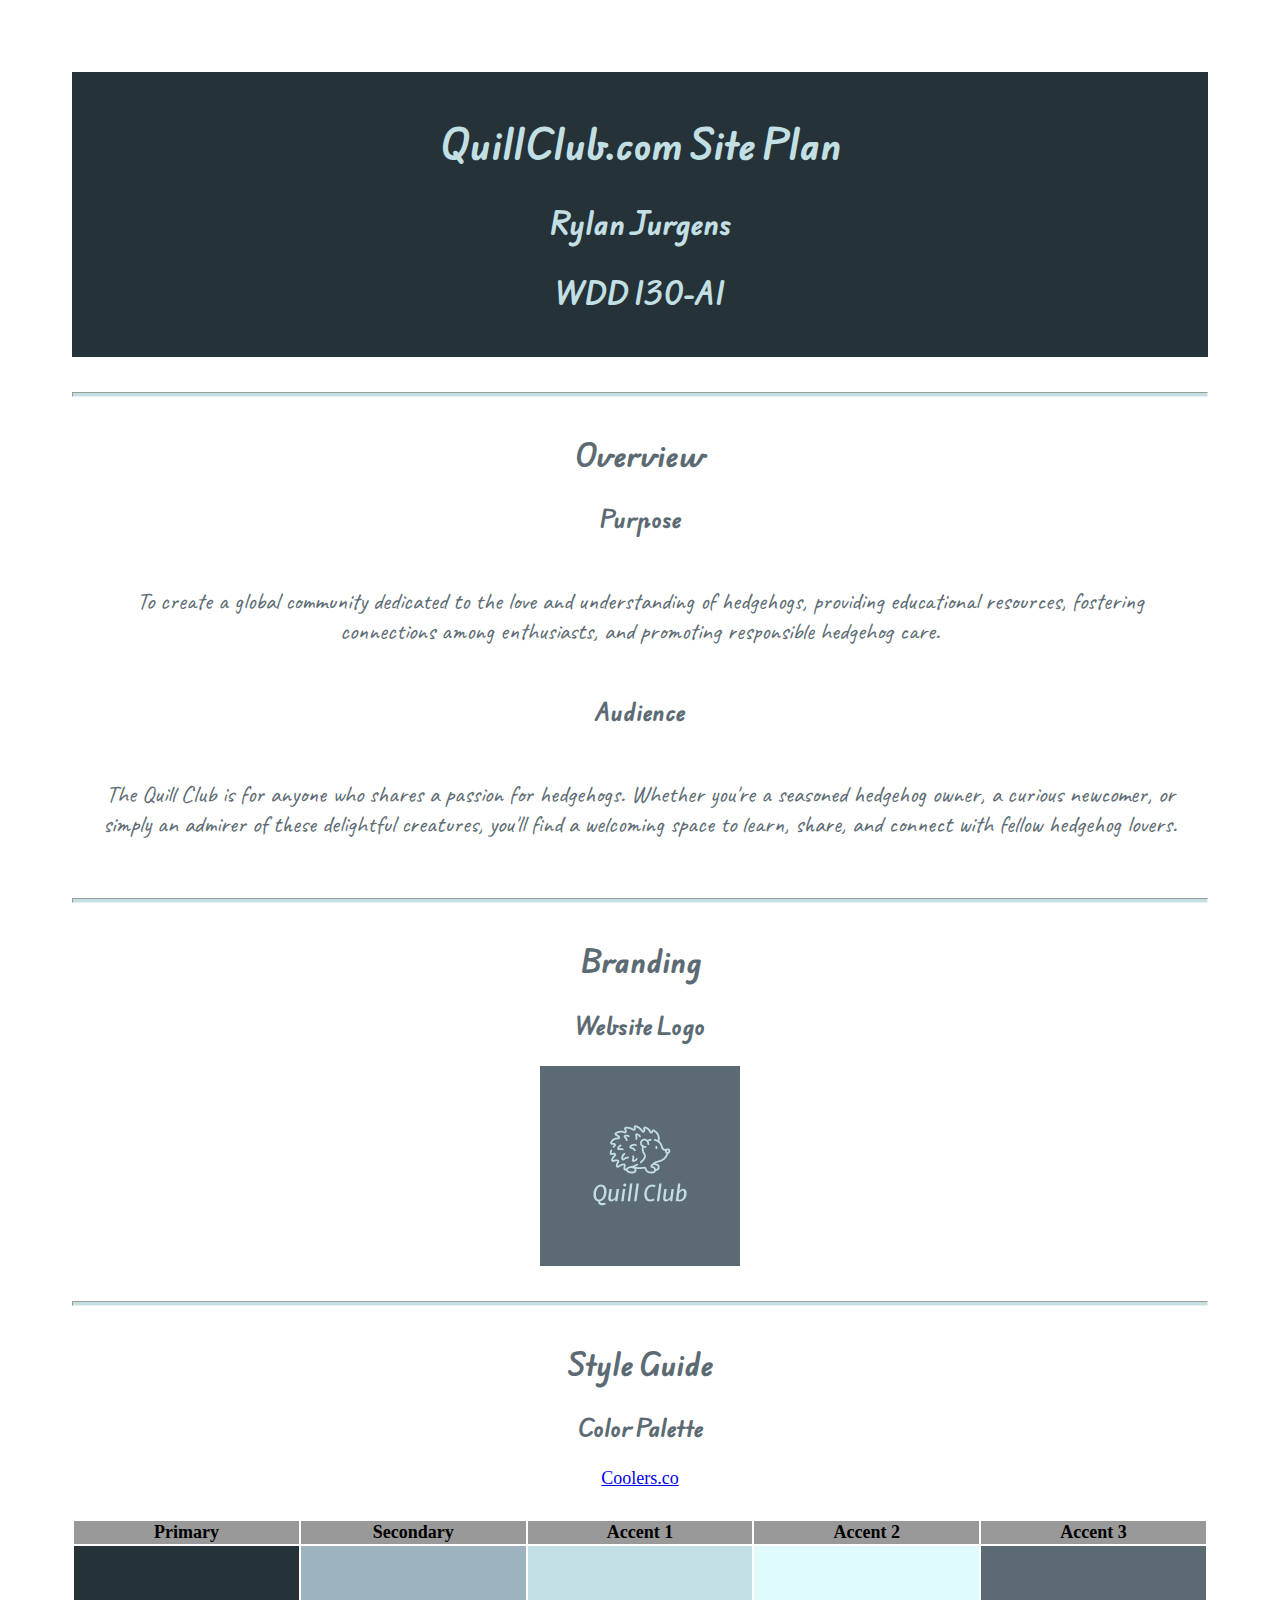
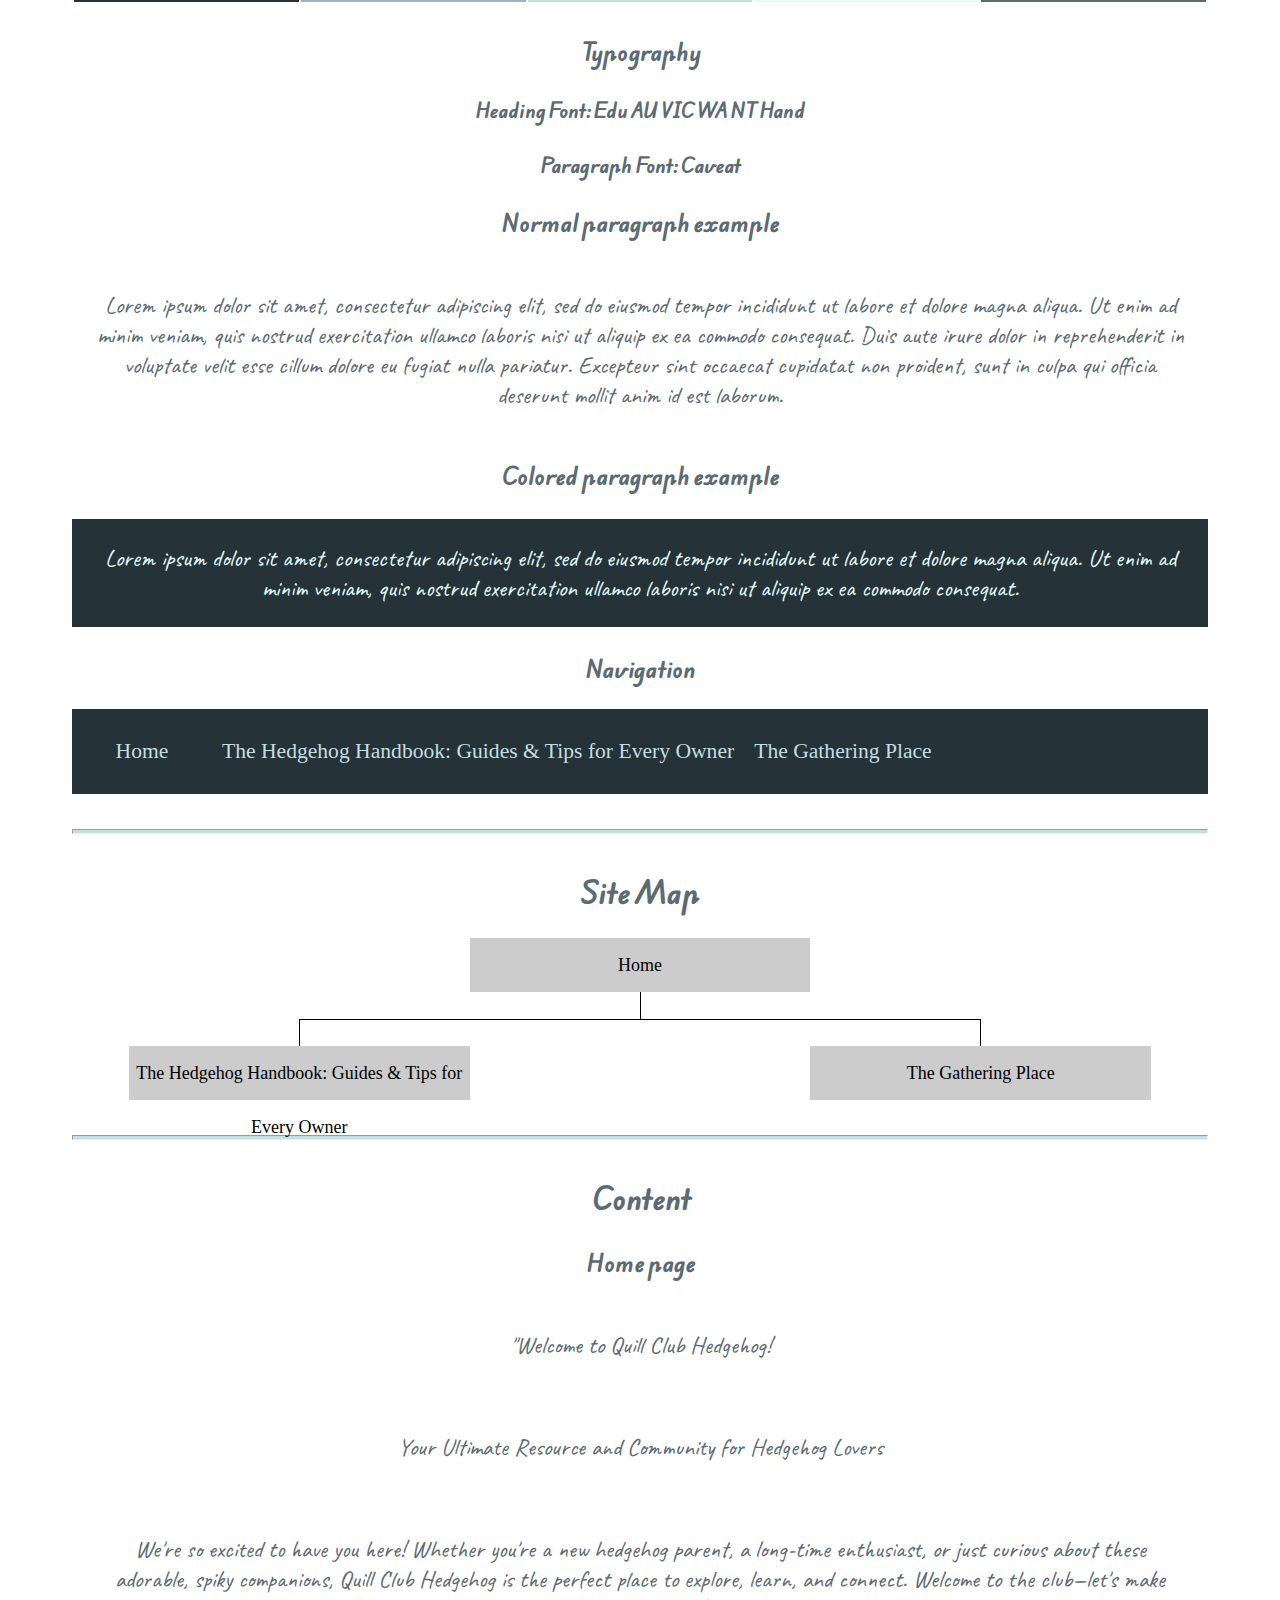
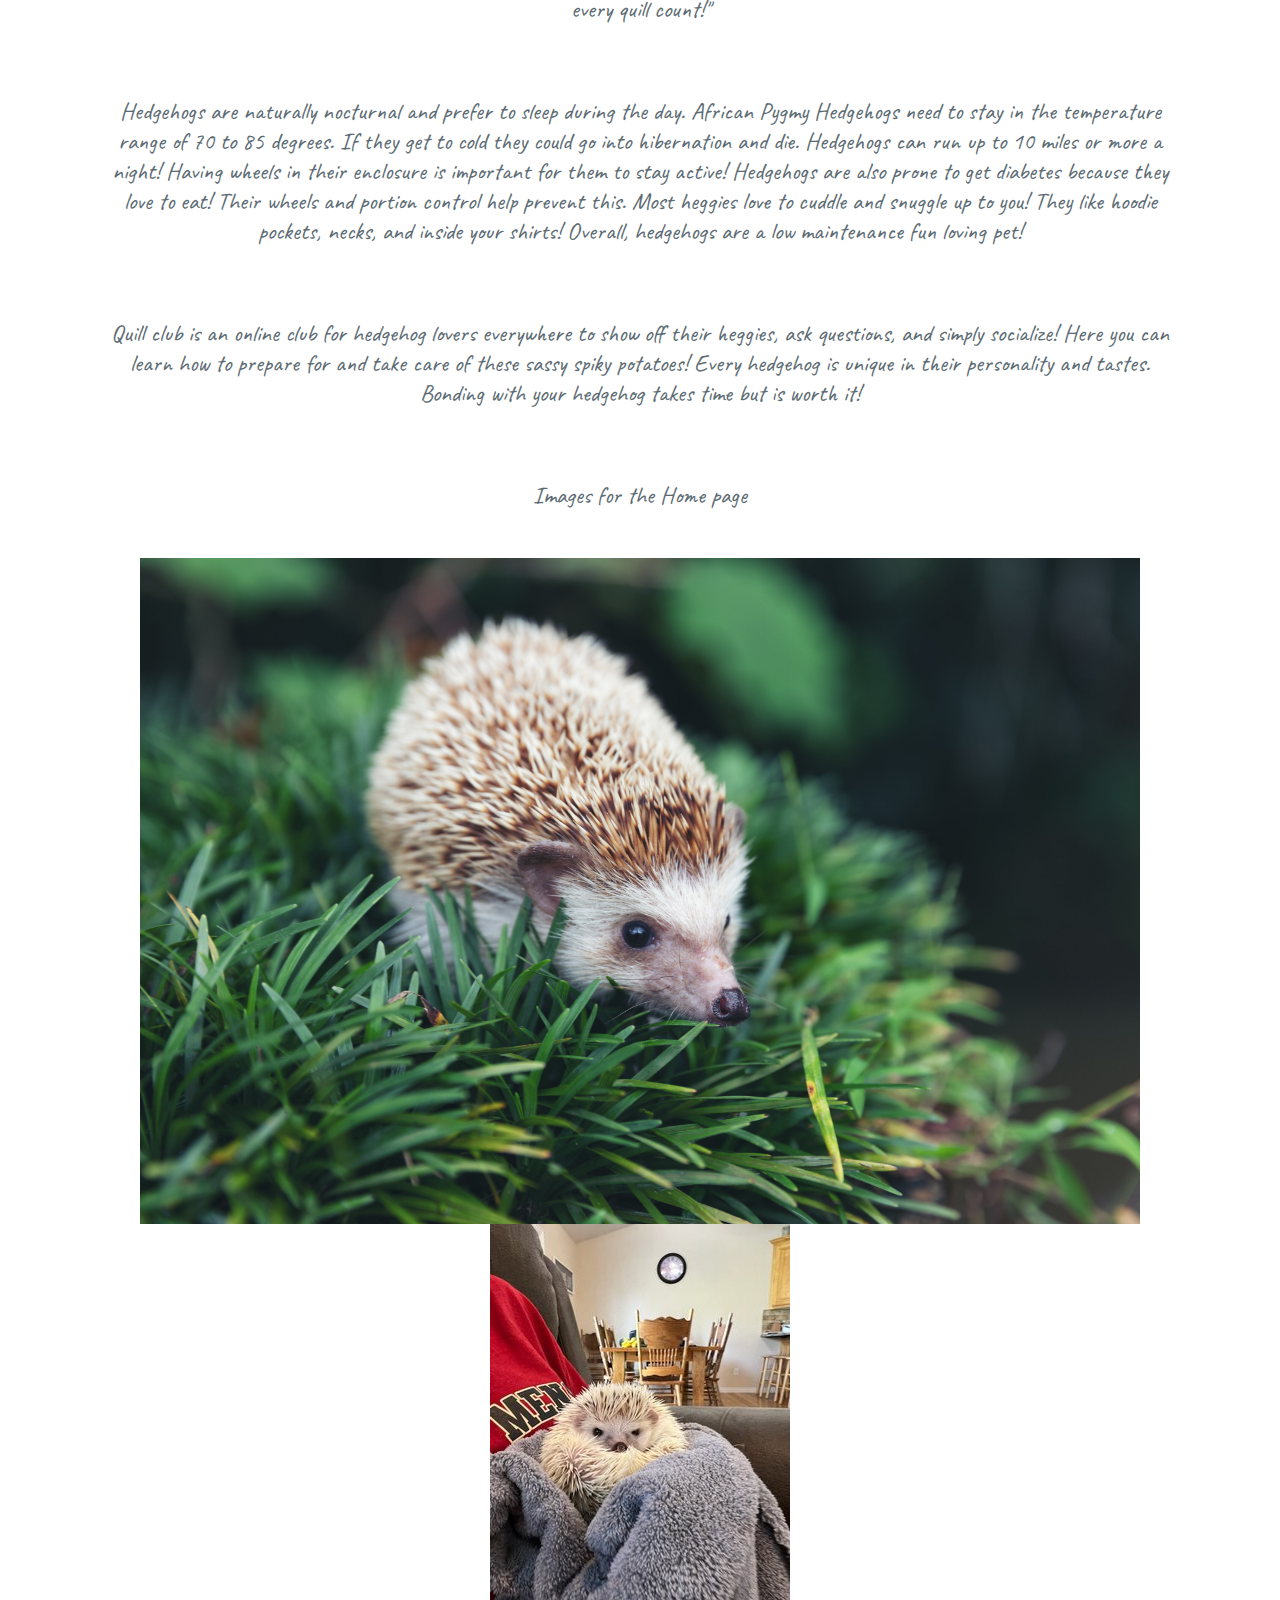
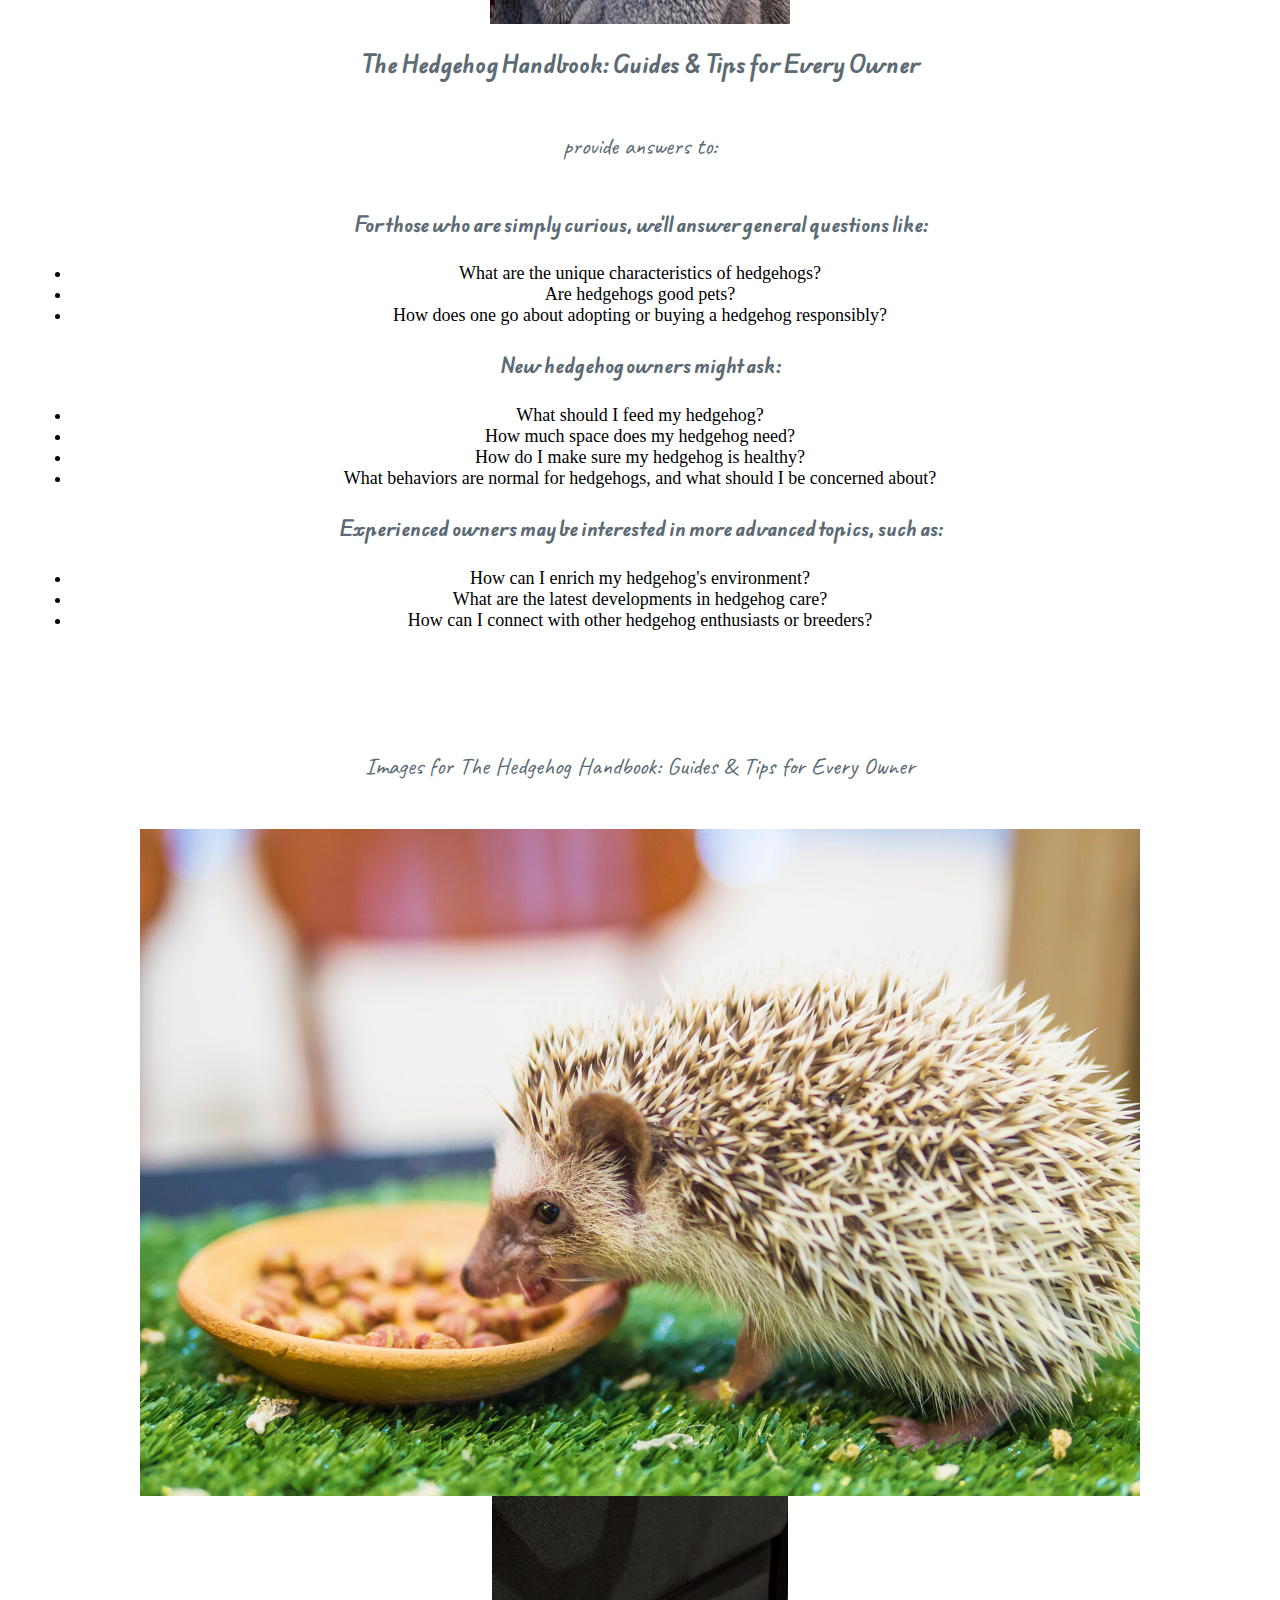
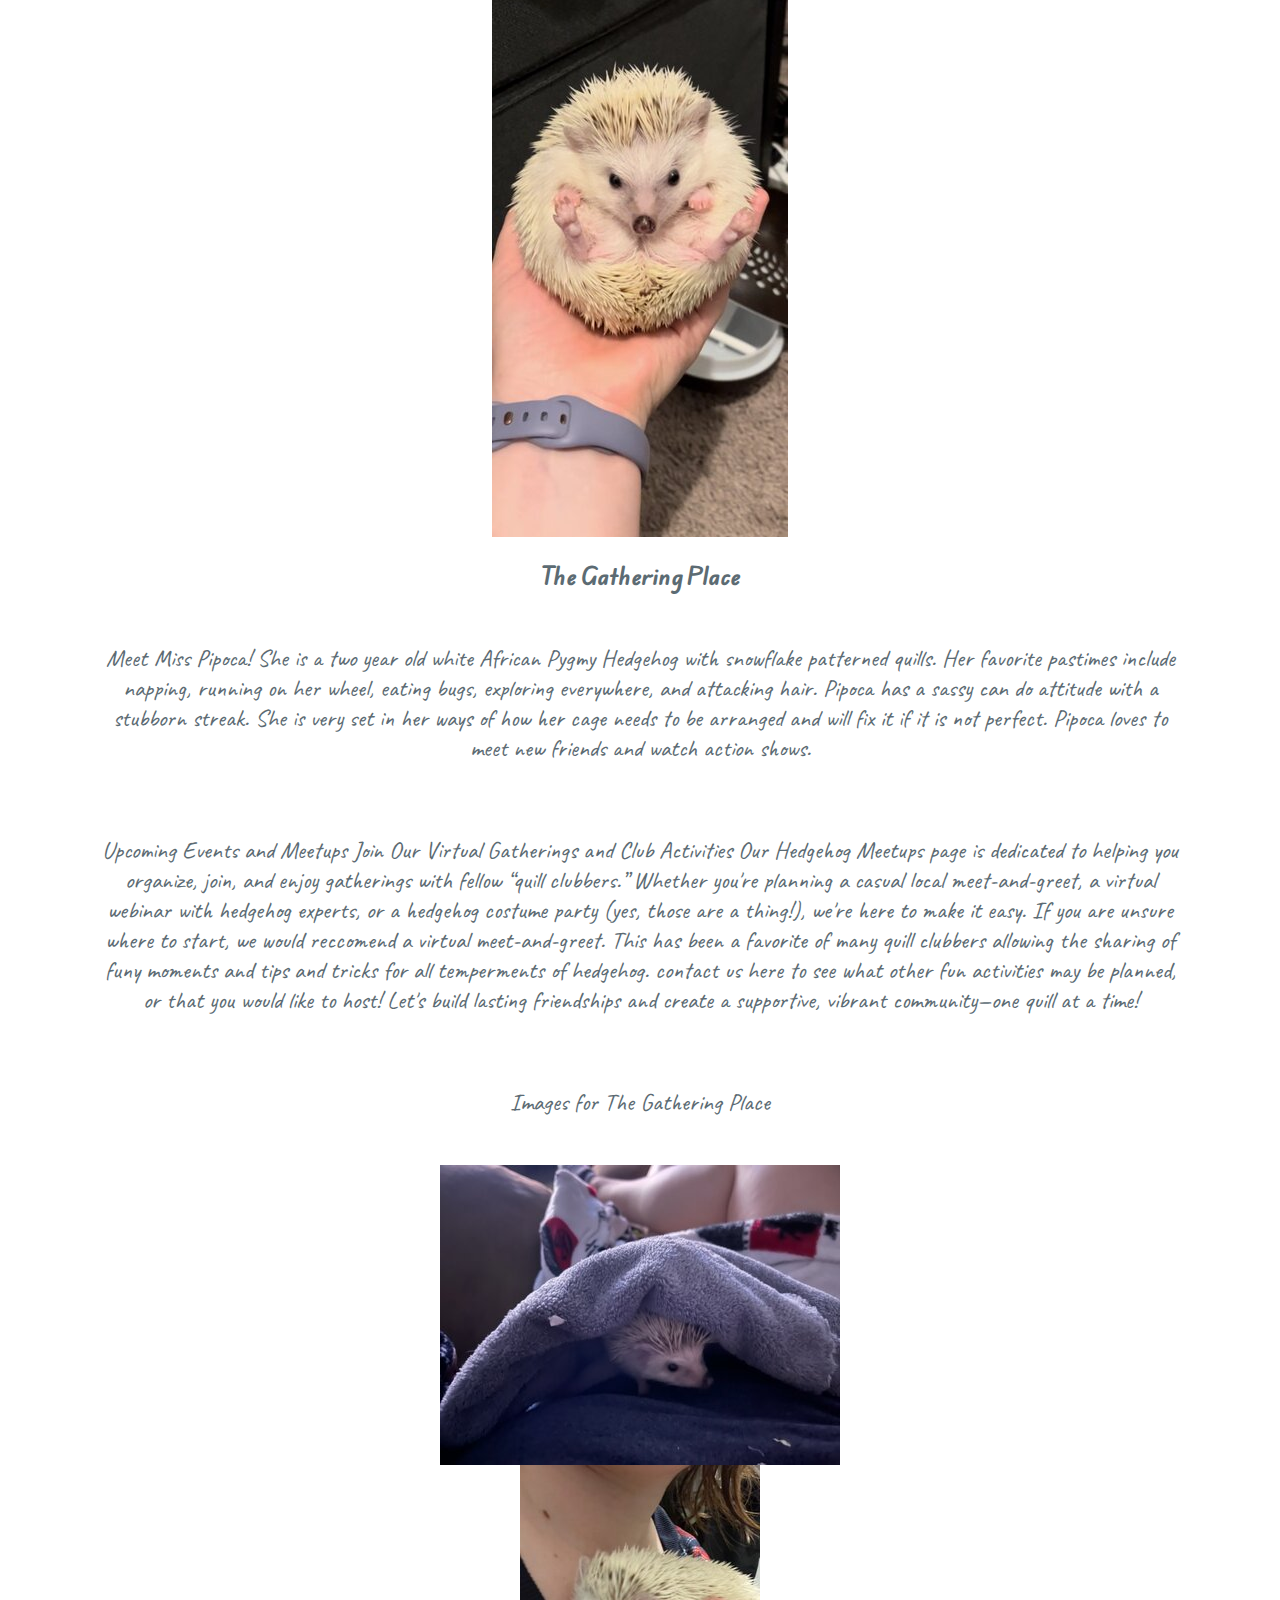
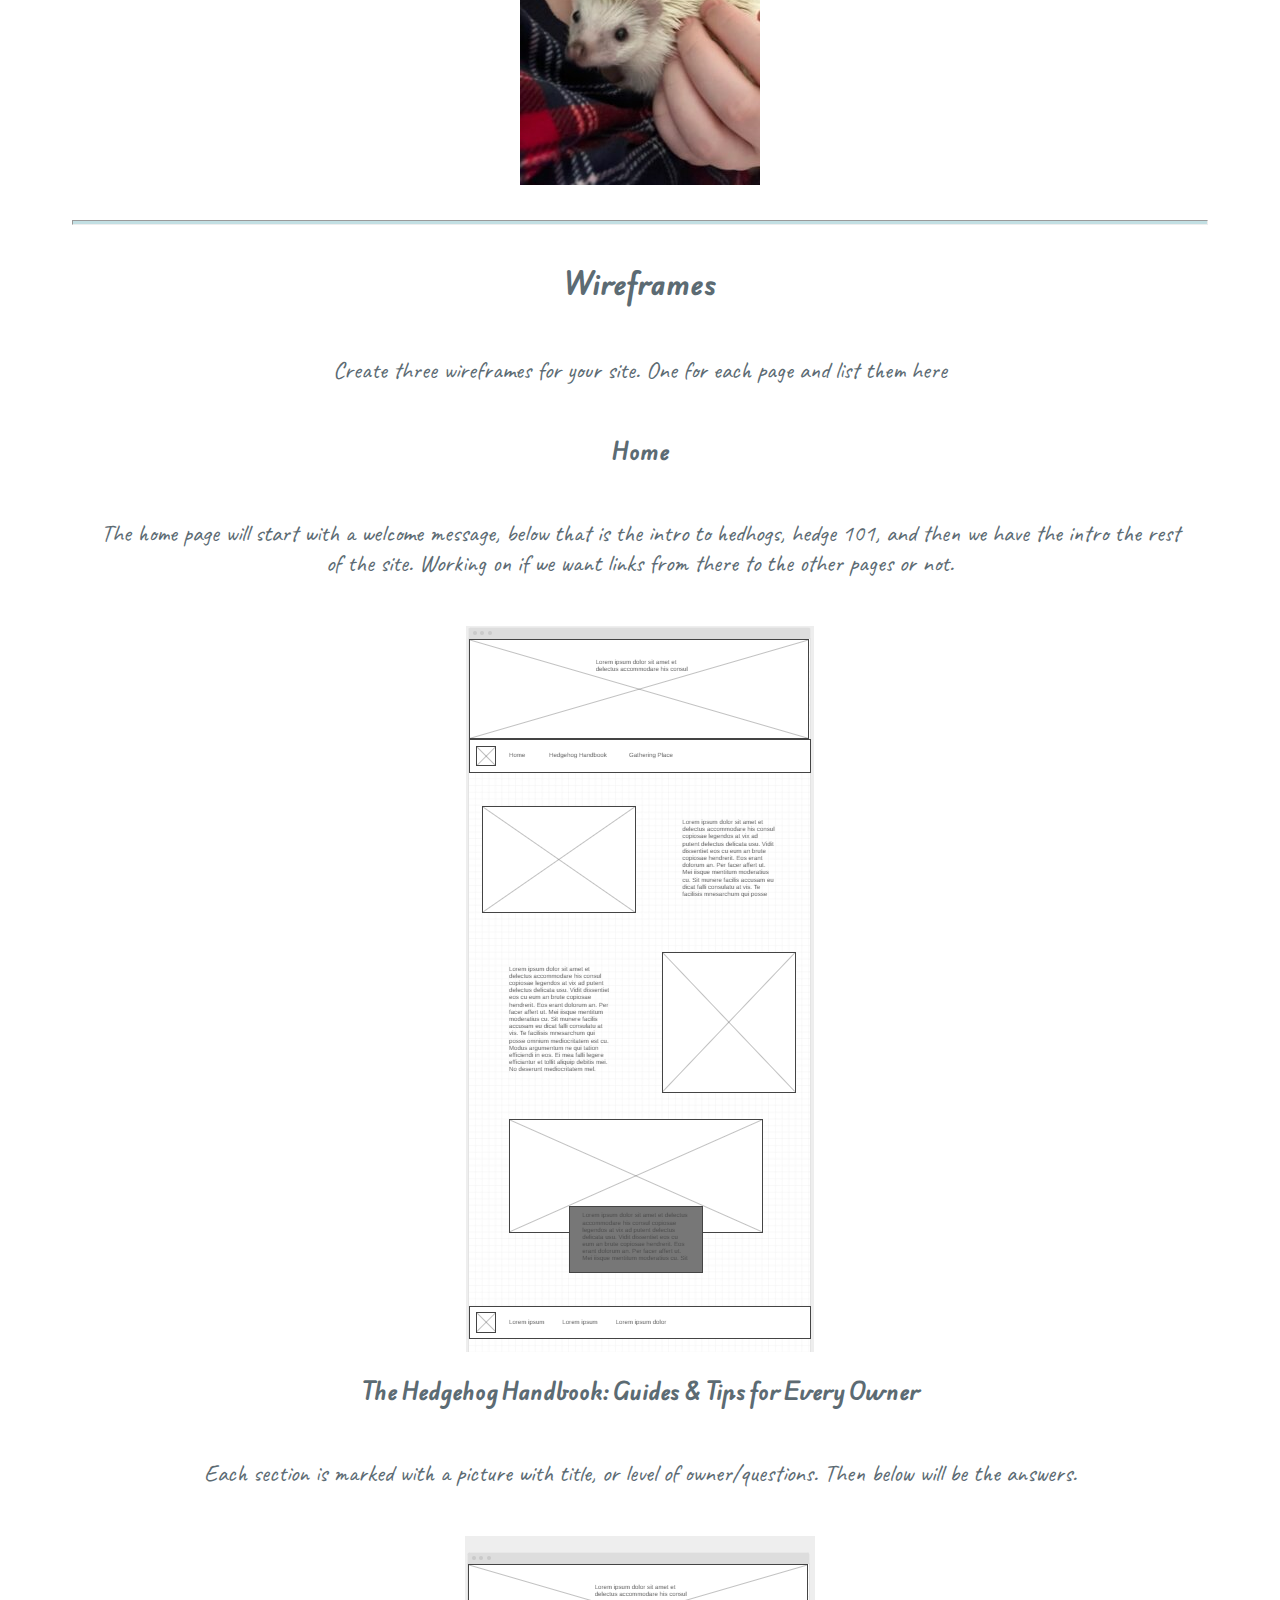
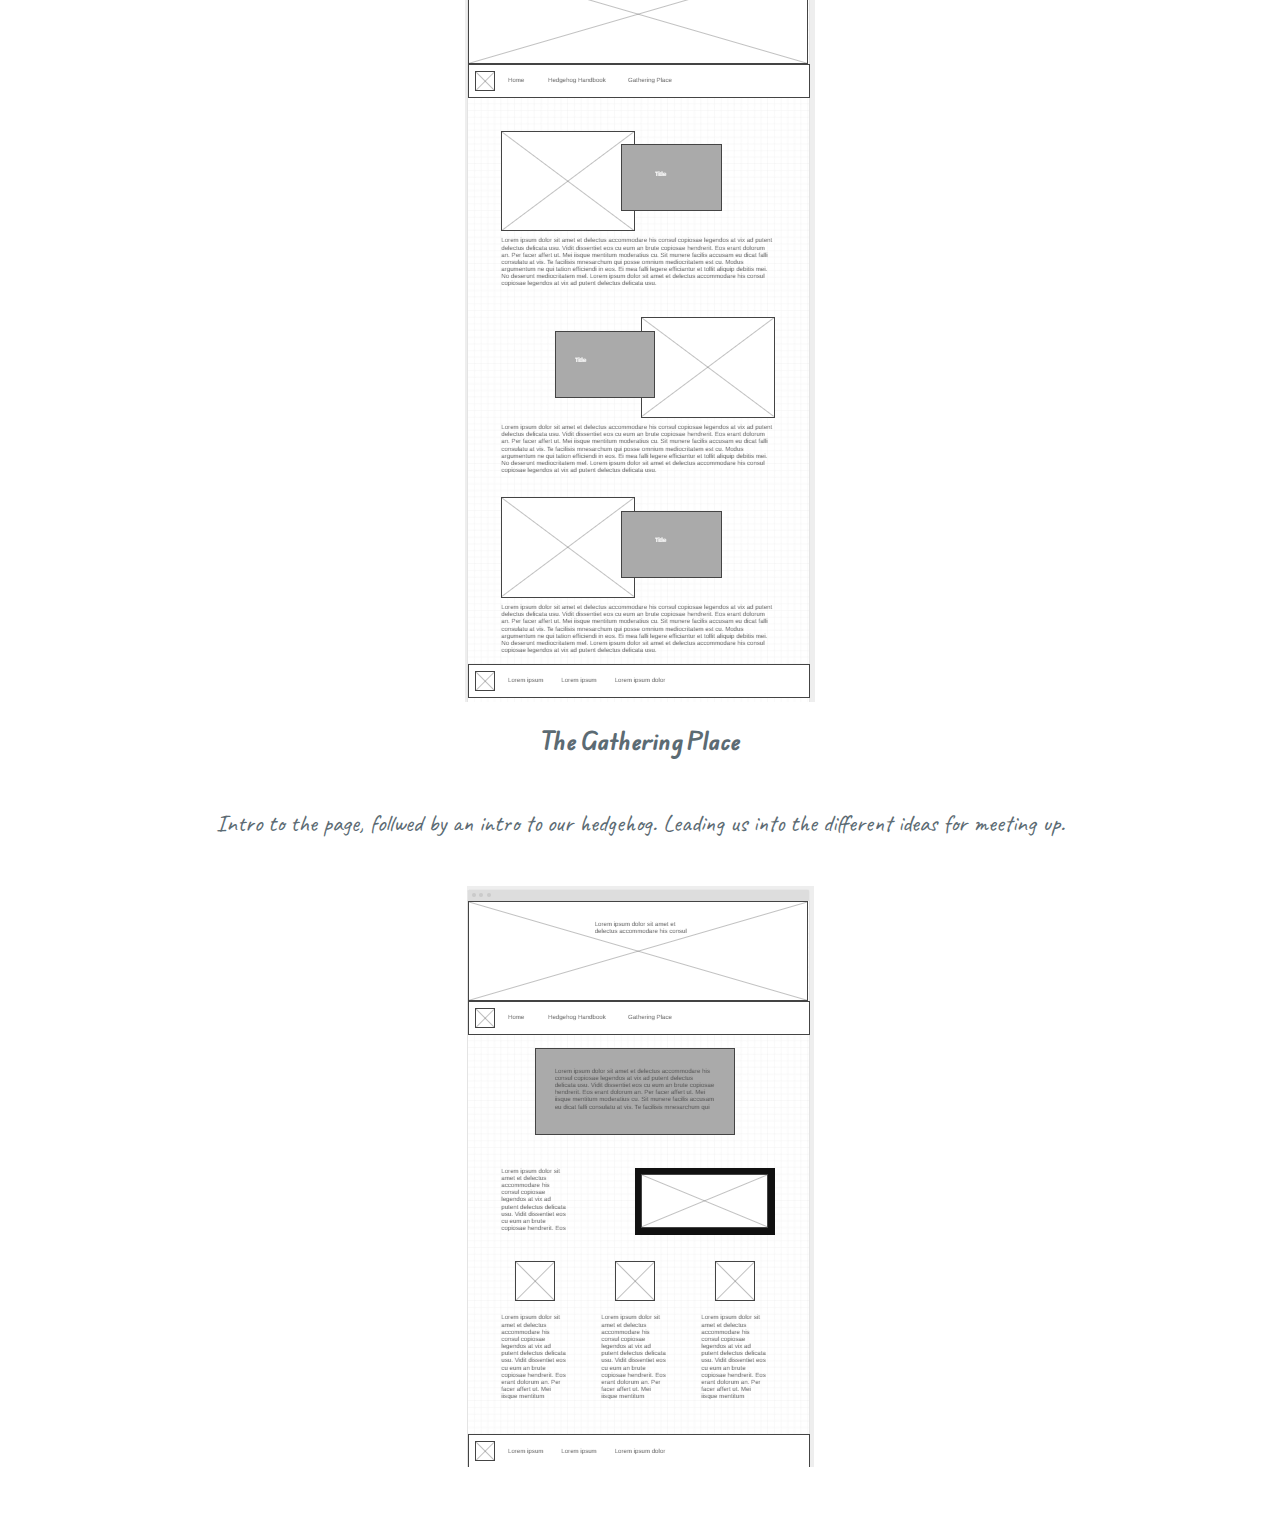
<file: quill-club/site-plan.html>
<!DOCTYPE html>
<html lang="en-us">
    
  <head>
    <meta charset="utf-8">
    <title>Site Plan</title>
    <link type="text/css" rel="stylesheet" href="styles/site-plan.css">
  </head>

  <body>
    <header>
      <h1>QuillClub.com Site Plan</h1>
      <h2>Rylan Jurgens</h2>
      <h2>WDD 130-A1</h2>
      <!-- In the header above, add the name or your site, your name and class number. For example if you are in section 3 you would put WDD 130.03 -->
    </header>
    <main>

      <!-- ------------------------Steps 2-3------------------------------ -->
      <hr>
      <h2>Overview</h2>
      <h3>Purpose</h3>
      <p>To create a global community dedicated to the love and understanding of hedgehogs, 
        providing educational resources, fostering connections among enthusiasts, and promoting responsible hedgehog care.</p>  <!-- change this -->


      <h3>Audience</h3>
      <p>The Quill Club is for anyone who shares a passion for hedgehogs. 
        Whether you're a seasoned hedgehog owner, a curious newcomer, 
        or simply an admirer of these delightful creatures, you'll find a 
        welcoming space to learn, share, and connect with fellow hedgehog lovers.</p>  <!-- change this -->

      <hr>
      <h2>Branding</h2>
      <h3>Website Logo</h3>
      <!-- Replace this with some sort of logo for your site.  A logo can be as simple as the name of your site in a nice font :) -->
      <img src="images/logo.png" alt="Logo image">
      <hr>
      <h2>
        Style Guide
      </h2>

      <!-- ------------------------Steps 4-8------------------------------ -->

      <h3>
        Color Palette
      </h3>
      <!--  The colors you choose for a website are one of the most important decisions you will make. Follow the instructions on the activity in iLearn. You should have at least 2 colors but do not have to fill in all 4 if you do not need them.  -->
      <a href="https://coolors.co/e0fbfc-c2dfe3-9db4c0-5c6b73-253237" target="_blank">Coolers.co</a>
      <table class="colors">
        <tr><th>Primary</th><th>Secondary</th><th>Accent 1</th><th>Accent 2</th><th>Accent 3</th></tr>
        <!-- Switch to the site-plan.css file and change your colors there. -->
        <tr><td class="primary"></td><td class="secondary"></td><td class="accent1"></td><td class="accent2"></td><td class="accent3"></td></tr>
      </table>

      <!-- ------------------------Step 9------------------------------ -->

      <h3>
        Typography
      </h3>
      <!-- Choose a font for your paragraphs (body copy) and headlines. What font(s) have you chosen? Why did you choose what you did?  Make sure to review the list of web safe fonts at W3Schools.org as a starting point.  Think also about which of your colors above you might use for background and font colors. -->

      <h4>
        Heading Font: Edu AU VIC WA NT Hand  <!-- change this -->
      </h4>
      <h4>
        Paragraph Font: Caveat  <!-- change this -->
      </h4>
      <h3>
        Normal paragraph example
      </h3>
      <p>
        Lorem ipsum dolor sit amet, consectetur adipiscing elit, sed do eiusmod tempor incididunt ut labore et dolore magna aliqua. Ut enim ad minim veniam, quis nostrud exercitation ullamco laboris nisi ut aliquip ex ea commodo consequat. Duis aute irure dolor in reprehenderit in voluptate velit esse cillum dolore eu fugiat nulla pariatur. Excepteur sint occaecat cupidatat non proident, sunt in culpa qui officia deserunt mollit anim id est laborum.
      </p>
      <h3>
        Colored paragraph example
      </h3>
      <p class="colored">
        Lorem ipsum dolor sit amet, consectetur adipiscing elit, sed do eiusmod tempor incididunt ut labore et dolore magna aliqua. Ut enim ad minim veniam, quis nostrud exercitation ullamco laboris nisi ut aliquip ex ea commodo consequat. 
      </p>

      <!-- ------------------------Step 10------------------------------ -->

      <h3>
        Navigation
      </h3>
      <!-- Think about how you want your navigation bar to look. In the site-plan.css file change the colors to your colors to get the look you desire. --> 
      <nav>
        <a href="#">Home</a>
        <a href="#">The Hedgehog Handbook: Guides & Tips for Every Owner</a>
        <a href="#">The Gathering Place</a>
      </nav>
      <hr>
      <h2>
        Site Map
      </h2>
      <div class="sitemap">
        <div class="sm-home">
          Home
        </div>
        <div class="sm-page2">
          The Hedgehog Handbook: Guides & Tips for Every Owner <!-- change this -->
        </div>
        <div class="sm-page3">
          The Gathering Place  <!-- change this -->
        </div>

        <div class="top">
          &nbsp;
        </div>
        <div class="left">
          &nbsp;
        </div>
        <div class="right">
          &nbsp;
        </div>

      </div>

      <!-- --------Content Section -------------- -->
      <hr>
      <h2>
        Content
      </h2>
      <h3>Home page</h3>
      <p>
        "Welcome to Quill Club Hedgehog!
      </p>
      
      <p>
        Your Ultimate Resource and Community for Hedgehog Lovers
      </p>

      <p>
        We're so excited to have you here! Whether you're a new hedgehog parent, a long-time enthusiast, 
        or just curious about these adorable, spiky companions, Quill Club Hedgehog is the perfect place to explore, 
        learn, and connect. Welcome to the club—let's make every quill count!"
      </p>

      <p>
        Hedgehogs are naturally nocturnal and prefer to sleep during the day. African Pygmy Hedgehogs need to stay in the temperature range of 70 to 85 degrees. If they get to cold they could go into hibernation and die. Hedgehogs can run up to 10 miles or more a night! Having wheels in their enclosure is important for them to stay active! Hedgehogs are also prone to get diabetes because they love to eat! Their wheels and portion control help prevent this. Most heggies love to cuddle and snuggle up to you! They like hoodie pockets, necks, and inside your shirts! Overall, hedgehogs are a low maintenance fun loving pet! 
      </p>

      <p>
        Quill club is an online club for hedgehog lovers everywhere to show off their heggies, ask questions, and simply socialize! Here you can learn how to prepare for and take care of these sassy spiky potatoes! Every hedgehog is unique in their personality and tastes. Bonding with your hedgehog takes time but is worth it! 

      </p>

      <p>Images for the Home page</p>
        <img src="images/rsz_european-hedgehog-natural-garden-habitat-with-green-grass.jpg" width="1000" alt="image for homepage">
        <img src="images/rsz_hedgehog-01.jpg" alt="image for homepage">

      </ul>
      <h3>The Hedgehog Handbook: Guides & Tips for Every Owner</h3>
      <p>
        provide answers to:
        <h4>For those who are simply curious, we'll answer general questions like:</h4>

          <li>What are the unique characteristics of hedgehogs?</li>
          <li>Are hedgehogs good pets?</li>
          <li>How does one go about adopting or buying a hedgehog responsibly?</li>

        <h4>New hedgehog owners might ask:</h4>
          <li>What should I feed my hedgehog?</li>
          <li>How much space does my hedgehog need?</li>
          <li>How do I make sure my hedgehog is healthy?</li>
          <li>What behaviors are normal for hedgehogs, and what should I be concerned about?</li>

        <h4>Experienced owners may be interested in more advanced topics, such as:</h4>
          <li>How can I enrich my hedgehog's environment?</li>
          <li>What are the latest developments in hedgehog care?</li>
          <li>How can I connect with other hedgehog enthusiasts or breeders?</li>
      </p>
      <p>Images for The Hedgehog Handbook: Guides & Tips for Every Owner</p>
        <img src="images/rsz_1dwarf-porcupine-eating-food-mimic-green-garden.jpg" width="1000" alt="image for page">
        <img src="images/rsz_hedgehog-04.jpg" alt="image for page">

      </ul>
      <h3>The Gathering Place</h3>

      <p>
        Meet Miss Pipoca! 
        She is a two year old white African Pygmy Hedgehog with snowflake patterned quills. Her favorite pastimes include napping, running on her wheel, eating bugs, exploring everywhere, and attacking hair. Pipoca has a sassy can do attitude with a stubborn streak. She is very set in her ways of how her cage needs to be arranged and will fix it if it is not perfect. Pipoca loves to meet new friends and watch action shows. 

      </p>

      <p>
        Upcoming Events and Meetups Join Our Virtual Gatherings and Club Activities

        Our Hedgehog Meetups page is dedicated to helping you organize, join, and enjoy 
        gatherings with fellow “quill clubbers.” Whether you're planning a casual local 
        meet-and-greet, a virtual webinar with hedgehog experts, or a hedgehog costume party 
        (yes, those are a thing!), we're here to make it easy.

        If you are unsure where to start, we would reccomend a virtual meet-and-greet. This has been a favorite of many quill clubbers 
        allowing the sharing of funy moments and tips and tricks for all temperments of hedgehog.

        contact us here to see what other fun activities may be planned, or that you would like to host!

        Let's build lasting friendships and create a supportive, vibrant community—one quill at a time!
      </p>
      <p>Images for The Gathering Place</p>
        <img src="images/rsz_hedgehog-02.jpg" alt="image for page3">
        <img src="images/rsz_hedgehog-03.jpg" alt="image for page3">

      </ul>
      <hr>
      <h2>
        Wireframes
      </h2>
      <p>
        Create three wireframes for your site. One for each page and list them here</p>

      <h3>Home</h3>
      <p>         
        The home page will start with a welcome message, below that is the intro to hedhogs, hedge 101, and then
        we have the intro the rest of the site. Working on if we want links from there to the other pages or not.
      </p>

      <img src="images/quill-club-home-wireframe.png" alt="home page wireframe">

      <h3>The Hedgehog Handbook: Guides & Tips for Every Owner</h3>
      <p>         
        Each section is marked with a picture with title, or level of owner/questions. Then below will be the answers.
      </p>
      <img src="images/quill-club-hedgehog-handbook-wireframe.png" alt="page 2 wireframe">

      <h3>The Gathering Place</h3>
      <p>         
        Intro to the page, follwed by an intro to our hedgehog. Leading us into the different ideas for meeting up.
      </p>
      <img src="images/quill-club-gathering-place-wireframe.png" alt="page 3 wireframe">
    </main>
  </body>

</html>
</file>
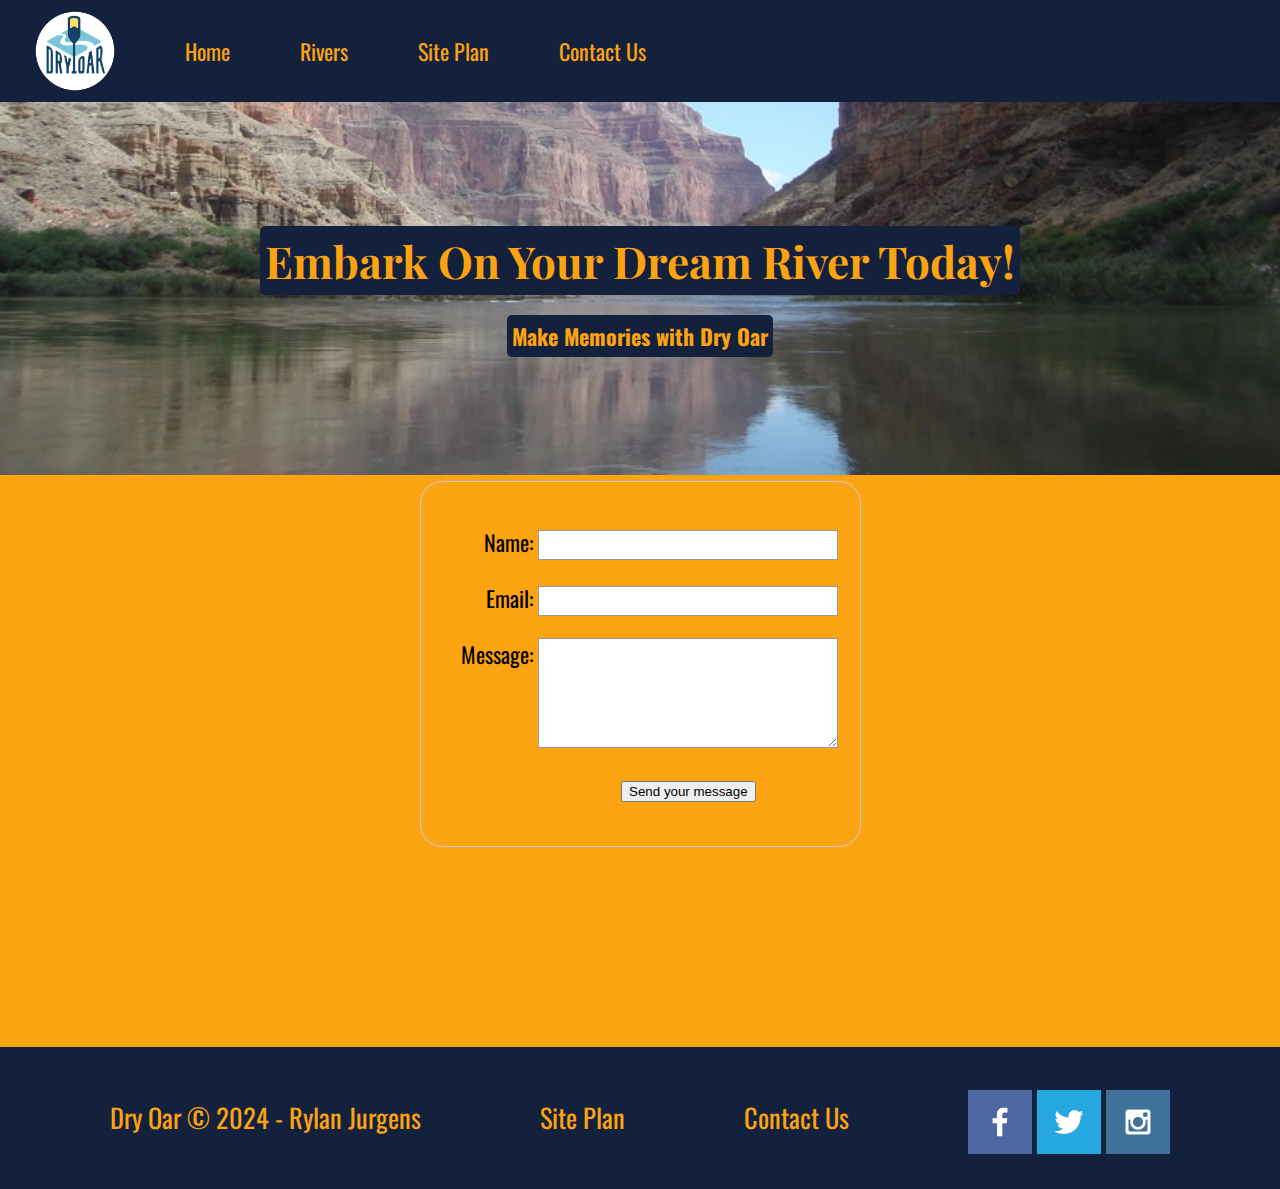
<file: wwr/contactus.html>
<!DOCTYPE html>
<html lang="en">
<head>
    <meta charset="UTF-8">
    <meta name="viewport" content="width=device-width, initial-scale=1.0">

    <link rel="stylesheet" href="styles/style.css">
    <style>
        body {
            /* Center the form on the page */
            text-align: center;
        }

        form {
            display: inline-block;
            /* Form outline */
            padding: 1em;
            border: 1px solid #ccc;
            border-radius: 1em;
        }

        p + p {
            margin-top: 1em;
        }

        label {
            /* Uniform size & alignment */
            display: inline-block;
            min-width: 90px;
            text-align: right;
        }

        input, textarea {
            /* To make sure that all text fields have the same font settings
                By default, text areas have a monospace font */
            font: 1em sans-serif;
            /* Uniform text field size */
            width: 300px;
            box-sizing: border-box;
            /* Match form field borders */
            border: 1px solid #999;
        }

        input:focus, textarea:focus {
            /* Set the outline width and style */
            outline-style: solid;
            /* To give a little highlight on active elements */
            outline-color: #000;
        }

        textarea {
            /* Align multiline text fields with their labels */
            vertical-align: top;
            /* Provide space to type some text */
            height: 5em;
        }

        .button {
            /* Align buttons with the text fields */
            padding-left: 90px; /* same size as the label elements */
        }

        button {
            /* This extra margin represent roughly the same space as the space
                between the labels and their text fields */
            margin-left: 0.5em;
        }

        #feedback {
            background-color: antiquewhite;
            position: absolute;
            top: 0;
            left: 0;
            right: 0;
            padding: .5em;
            /* make this element invisible until we are ready for it */
            display: none;      
        }

        .moveDown {
            margin-top: 3em;
        }
    </style>

    <title>Document</title>
</head>

<body>
    <div id="content">
        <header>
            <a href="index.html" id="logo_link">
                <img class="logo" src="images/logo.png" alt="Dry Oar Logo">
            </a>
    
            <nav>
                <a href="index.html">Home</a>
                <a href="rivers.html">Rivers</a>
                <a href="site-plan-rafting.html">Site Plan</a>
                <a href="contactus.html">Contact Us</a>
            </nav>
            
        </header>
    
        <div id="hero">
    
            <div id="hero-box">
                <img src="images/rivers-hero.jfif" alt="Rivers" id="hero-image">
            </div>
    
            <section id="hero-msg">
                <h1 class="rivers-title"><span>Embark On Your Dream River Today!</span></h1>
                <h4 class="rivers-message"><span>Make Memories with Dry Oar</span></h4>
            </section>
    
        </div>
    
        <main>
            <div id="feedback"></div>
            <form action="/my-handling-form-page" method="post">

                <p>
                    <label for="name">Name:</label>
                    <input type="text" id="name" name="user_name" />
                </p>
  
                <p>
                    <label for="mail">Email:</label>
                    <input type="email" id="mail" name="user_email" />
                </p>
  
                <p>
                    <label for="msg">Message:</label>
                    <textarea id="msg" name="user_message"></textarea>
                </p>

                <p class="button">
                    <button type="submit">Send your message</button>
                </p>

            </form>
        </main>
    
        <footer>
            <p>Dry Oar &copy; 2024 - Rylan Jurgens</p>
    
            <p><a href="site-plan-rafting.html">Site Plan</a></p>
            <p><a href="contactus.html"></a>Contact Us</p>
    
            <div class="social">
                <a href="https://facebook.com" target="_blank">
                    <img src="images/facebook.png" alt="fb icon">
                </a>
                <a href="https://twitter.com" target="_blank">
                    <img src="images/twitter.png" alt="twitter icon">
                </a>
                <a href="https://instagram.com" target="_blank">
                    <img src="images/instagram.png" alt="instagram icon">
                </a>
            </div>
    
        </footer>
    </div>

    <script>
        // get the feedback div element so we can do something with it.
        const feedbackElement = document.getElementById('feedback');
        // get the form so we can read what was entered in it.
        const formElement = document.forms[0];
        // add a 'listener' to wait for a submission of our form. When that happens run the code below.
        formElement.addEventListener('submit', function(e) {
            // stop the form from doing the default action.
            e.preventDefault();
            // set the contents of our feedback element to a message letting the user know the form was submitted successfully. Notice that we pull the name that was entered in the form to personalize the message!
            feedbackElement.innerHTML = 'Hello '+ formElement.user_name.value +'! Thank you for your message. We will get back with you as soon as possible!';
            // make the feedback element visible.
            feedbackElement.style.display = "block";
            // add a class to move everything down so our message doesn't cover it.
            document.body.classList.toggle('moveDown');
        });
    </script>
    
</body>
</html>
</file>
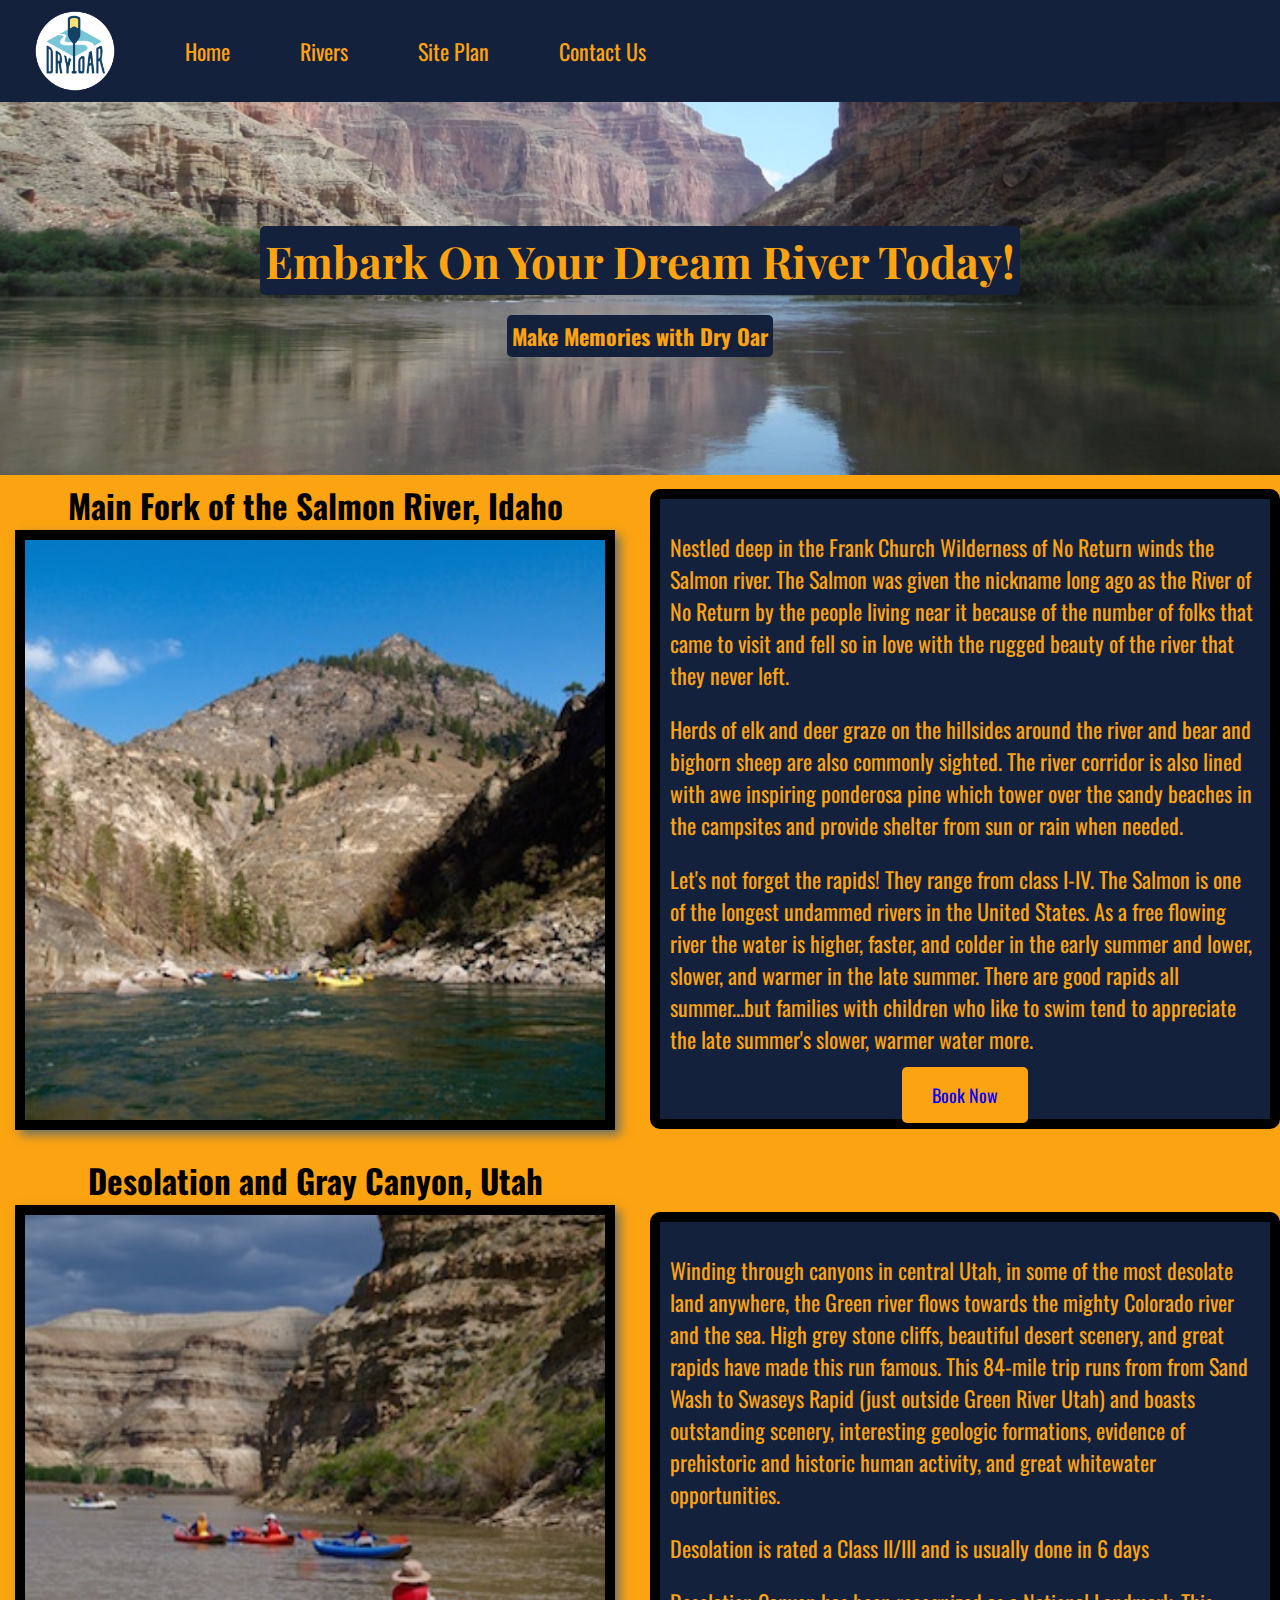
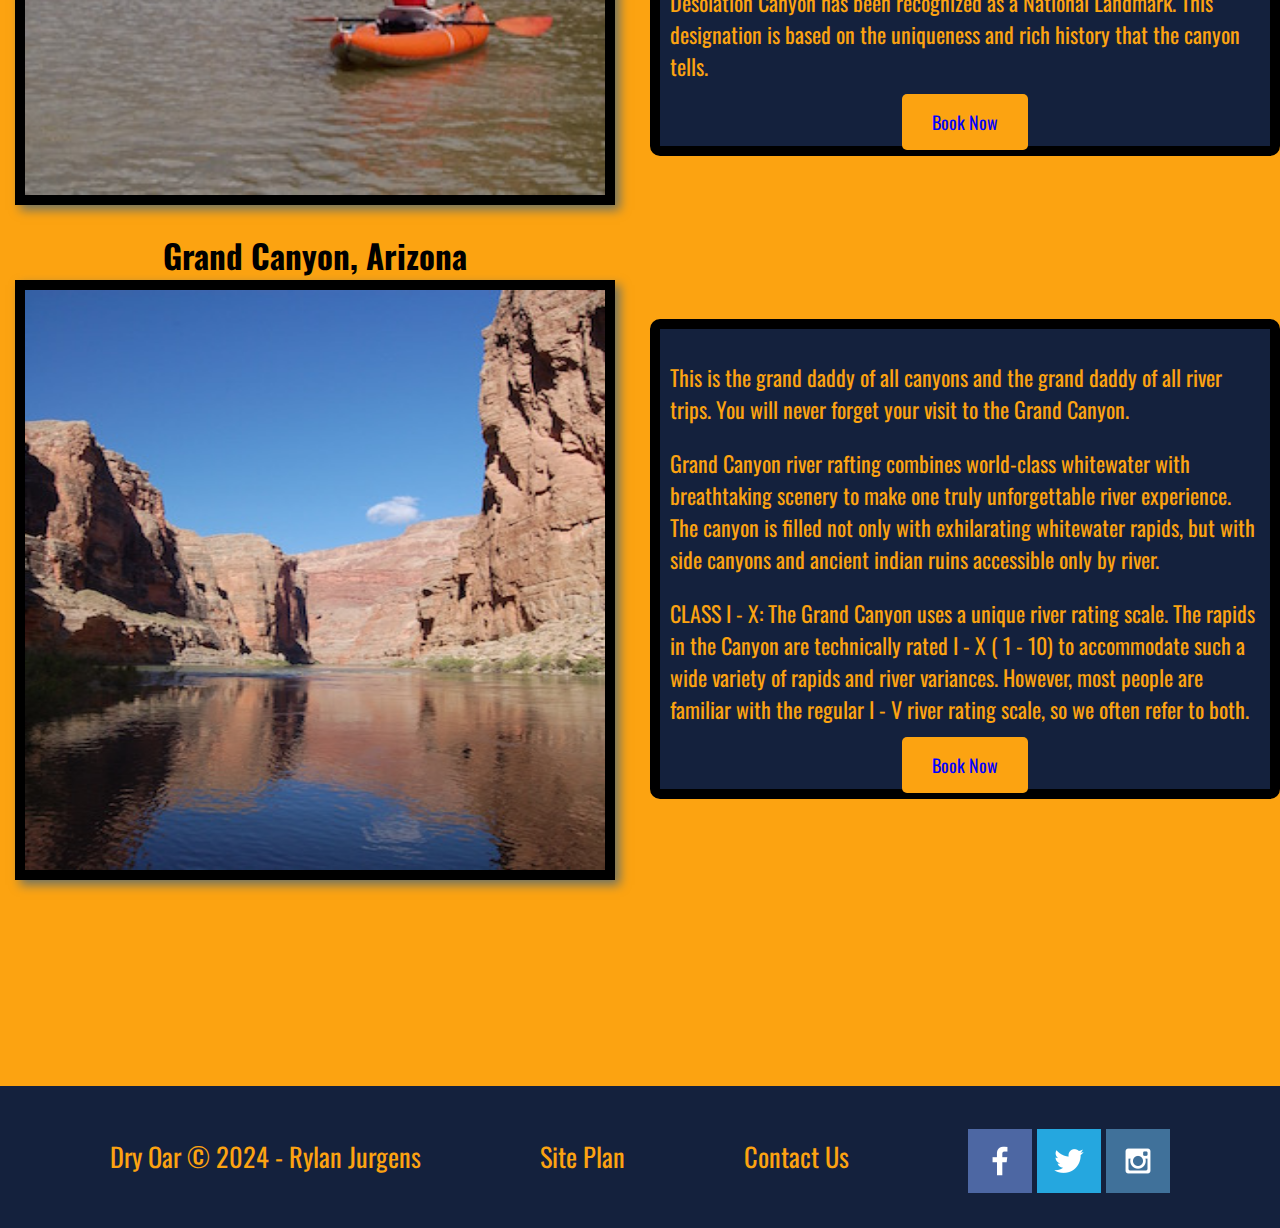
<file: wwr/rivers.html>
<!DOCTYPE html>
<html lang="en">
<head>
    <meta charset="UTF-8">
    <meta name="viewport" content="width=device-width, initial-scale=1.0">

    <link rel="stylesheet" href="styles/style.css">

    <title>Document</title>
</head>

<body>
    <div id="content">
        <header>
            <a href="index.html" id="logo_link">
                <img class="logo" src="images/logo.png" alt="Dry Oar Logo">
            </a>
    
            <nav>
                <a href="index.html">Home</a>
                <a href="rivers.html">Rivers</a>
                <a href="site-plan-rafting.html">Site Plan</a>
                <a href="contactus.html">Contact Us</a>
            </nav>
            
        </header>
    
        <div id="hero">
    
            <div id="hero-box">
                <img src="images/rivers-hero.jfif" alt="Rivers" id="hero-image">
            </div>
    
            <section id="hero-msg">
                <h1 class="rivers-title"><span>Embark On Your Dream River Today!</span></h1>
                <h4 class="rivers-message"><span>Make Memories with Dry Oar</span></h4>
            </section>
    
        </div>
    
        <main class="rivers-grid">
    
            <section class="rivers-section">
                <h2>Main Fork of the Salmon River, Idaho</h2>
                <img class="rivers-img" src="images/salmon-interest.jpg" alt="Salmon River">
            </section>

            <div class="rivers-description">
                <p>Nestled deep in the Frank Church Wilderness of No Return winds the Salmon river. 
                    The Salmon was given the nickname long ago as the River of No Return by the people 
                    living near it because of the number of folks that came to visit and fell so in love 
                    with the rugged beauty of the river that they never left.
                </p>

                <p>Herds of elk and deer graze on the hillsides around the river and bear and bighorn sheep 
                    are also commonly sighted. The river corridor is also lined with awe inspiring ponderosa 
                    pine which tower over the sandy beaches in the campsites and provide shelter from sun or 
                    rain when needed.
                </p>

                <p>
                    Let's not forget the rapids! They range from class I-IV. The Salmon is one of the longest undammed 
                    rivers in the United States. As a free flowing river the water is higher, faster, and colder in the 
                    early summer and lower, slower, and warmer in the late summer. There are good rapids all summer...but 
                    families with children who like to swim tend to appreciate the late summer's slower, warmer water more.
                </p>

                <div class="button-box">
                    <a class="book" href="contactus.html">Book Now</a>
                </div>
            </div>
    
            <section class="rivers-section">
                <h2>Desolation and Gray Canyon, Utah</h2>
                <img class="rivers-img" src="images/desolation-interest.jpg" alt="Desolation">
                
            </section>

            <div class="rivers-description">
                <p>
                    Winding through canyons in central Utah, in some of the most desolate land anywhere, the Green river 
                    flows towards the mighty Colorado river and the sea. High grey stone cliffs, beautiful desert scenery, 
                    and great rapids have made this run famous. This 84-mile trip runs from from Sand Wash to Swaseys Rapid 
                    (just outside Green River Utah) and boasts outstanding scenery, interesting geologic formations, evidence 
                    of prehistoric and historic human activity, and great whitewater opportunities.
                </p>

                <p>
                    Desolation is rated a Class II/III and is usually done in 6 days
                </p>
                    
                <p>
                    Desolation Canyon has been recognized as a National Landmark.  This designation is based on the uniqueness 
                    and rich history that the canyon tells.
                </p>

                <div class="button-box">
                    <a class="book" href="contactus.html">Book Now</a>
                </div>
            </div>
            
            <section class="rivers-section">
                <h2>Grand Canyon, Arizona</h2>
                <img class="rivers-img" src="images/river-portrait.jpg" alt="Snake Rapids">
            </section>

            <div class="rivers-description">
                <p>This is the grand daddy of all canyons and the grand daddy of all river trips. You will never forget your 
                    visit to the Grand Canyon.
                </p>

                <p>Grand Canyon river rafting combines world-class whitewater with breathtaking scenery to make one truly 
                    unforgettable river experience. The canyon is filled not only with exhilarating whitewater rapids, but with 
                    side canyons and ancient indian ruins accessible only by river.
                </p>

                <p>CLASS I - X: The Grand Canyon uses a unique river rating scale. The rapids in the Canyon are technically rated 
                    I - X ( 1 - 10) to accommodate such a wide variety of rapids and river variances. However, most people are 
                    familiar with the regular I - V river rating scale, so we often refer to both.
                </p>

                <div class="button-box">
                    <a class="book" href="contactus.html">Book Now</a>
                </div>
            </div>
    
        </main>
    
        <footer>
            <p>Dry Oar &copy; 2024 - Rylan Jurgens</p>
    
            <p><a href="site-plan-rafting.html">Site Plan</a></p>
            <p><a href="contactus.html"></a>Contact Us</p>
    
            <div class="social">
                <a href="https://facebook.com" target="_blank">
                    <img src="images/facebook.png" alt="fb icon">
                </a>
                <a href="https://twitter.com" target="_blank">
                    <img src="images/twitter.png" alt="twitter icon">
                </a>
                <a href="https://instagram.com" target="_blank">
                    <img src="images/instagram.png" alt="instagram icon">
                </a>
            </div>
    
        </footer>
    </div>
</body>
</html>
</file>
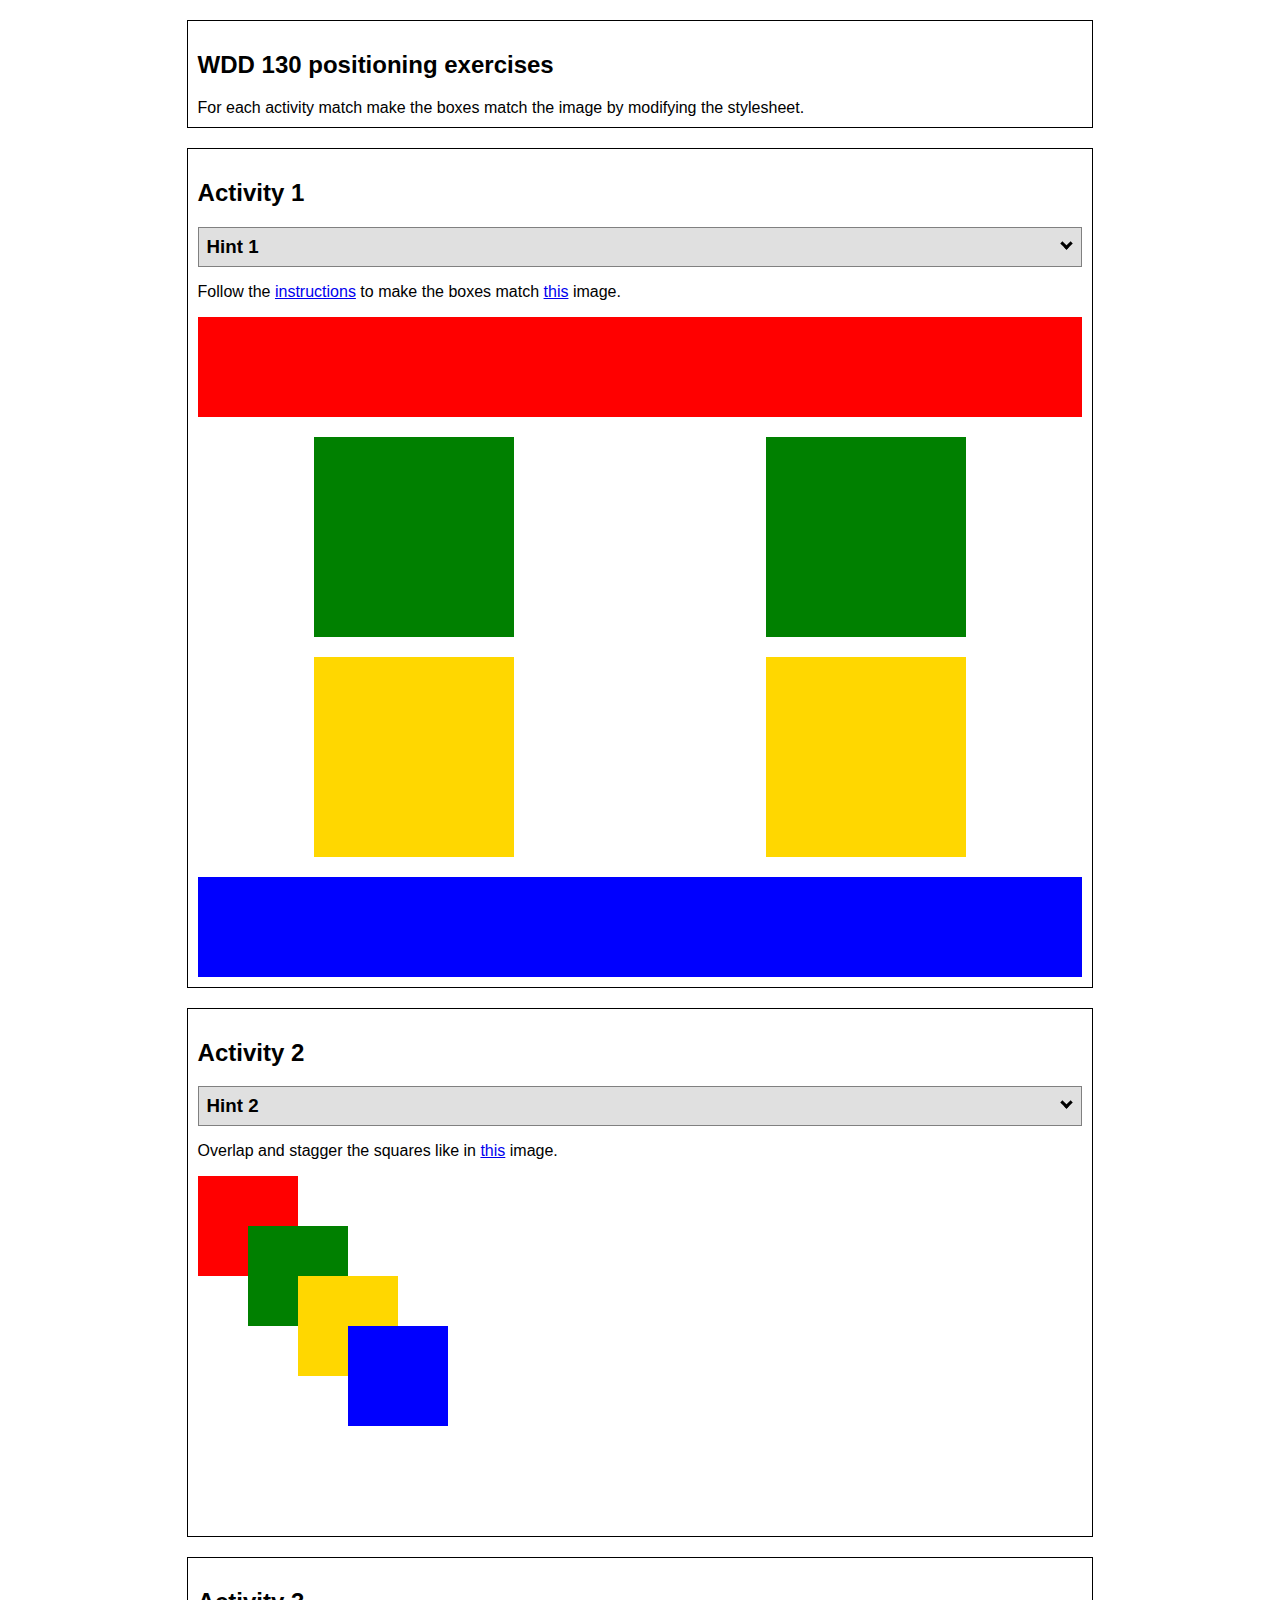
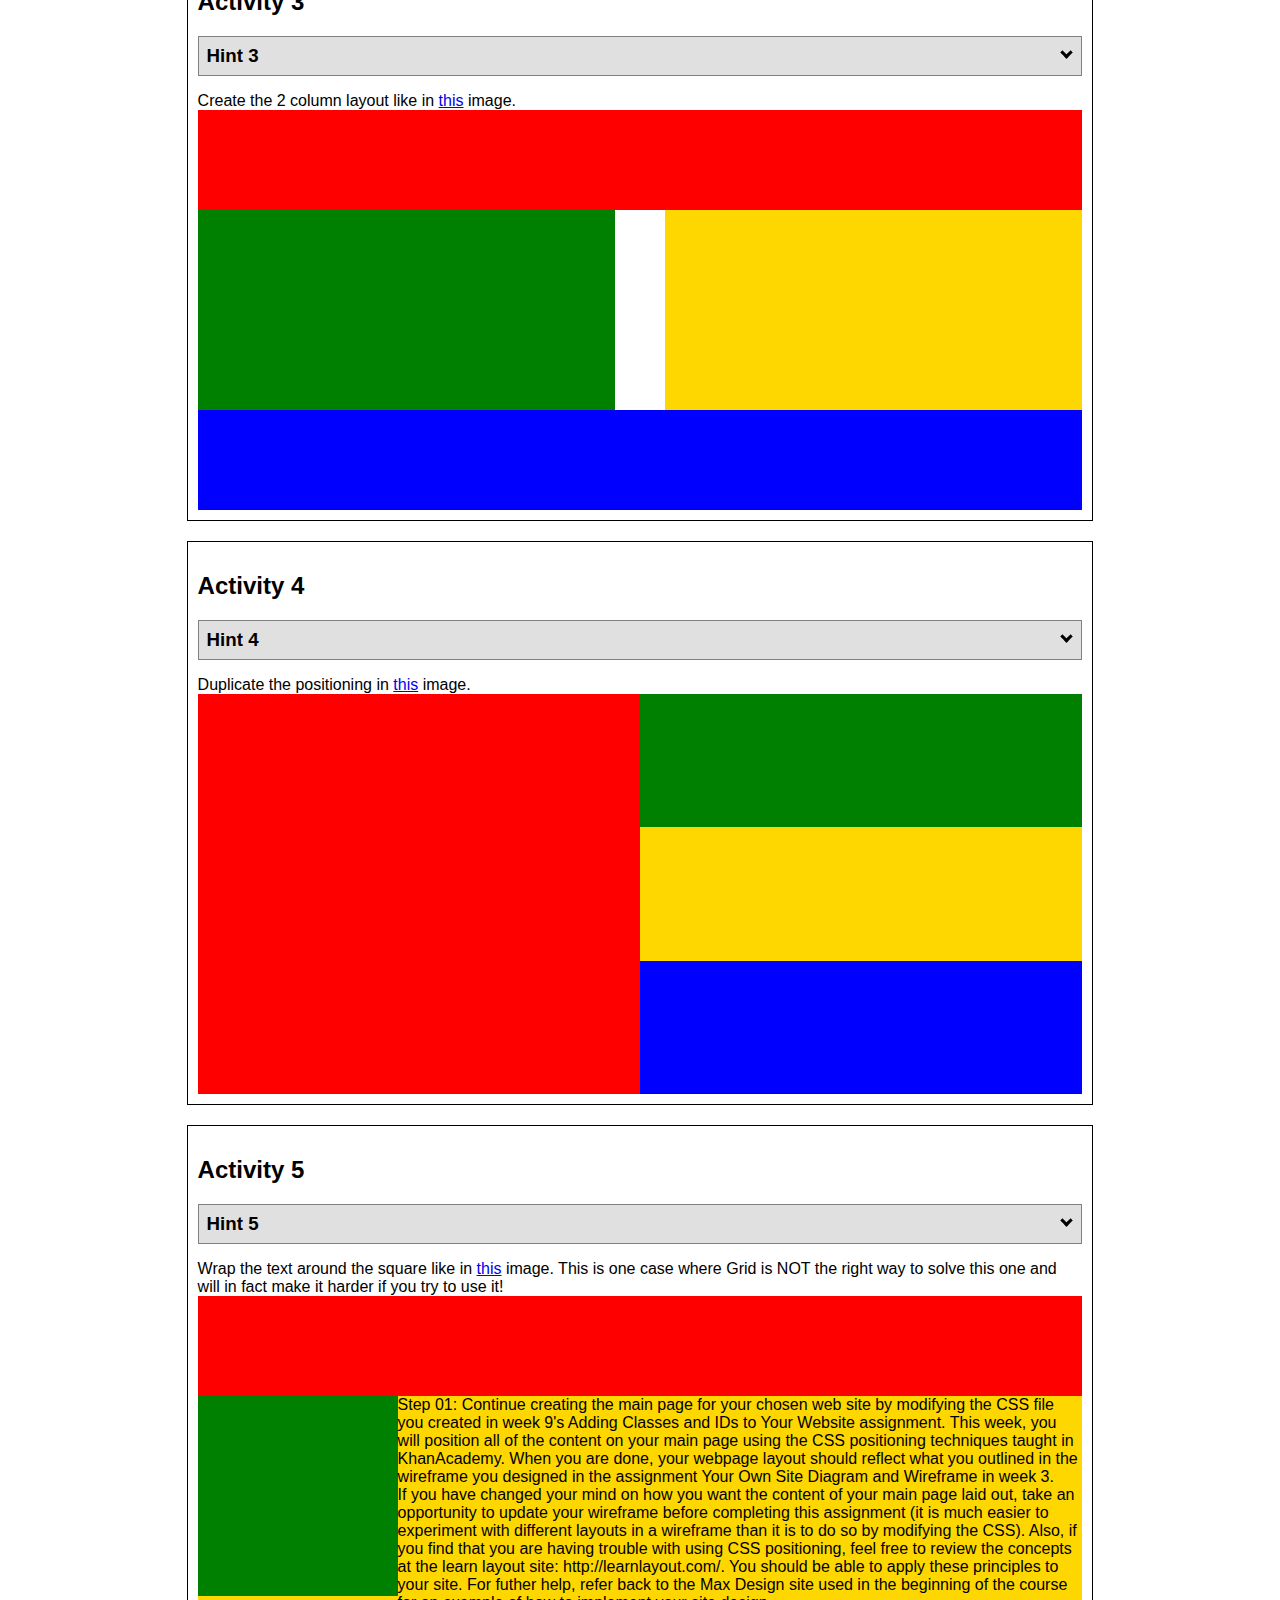
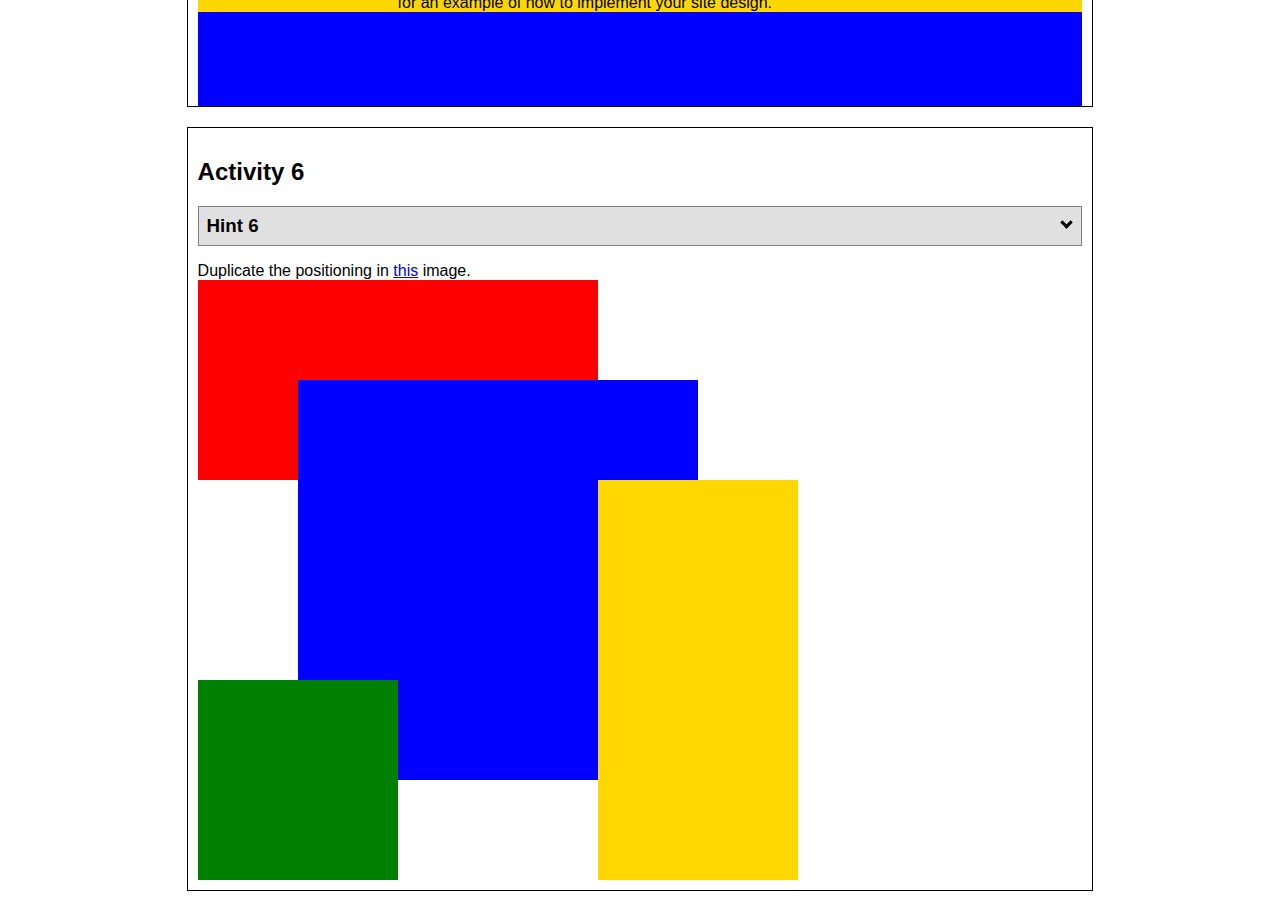
<file: positioning-activity/positioning/positioning.html>
<!DOCTYPE html>
<html lang="en">
  <head>
    <!-- HTML - Name: positioning.html -->
    <title>Positioning Activity</title>
    <link rel="stylesheet" type="text/css" href="positionstyles.css" />
  </head>
  <body>
    <div class="activity">
      <h2>WDD 130 positioning exercises</h2>
      For each activity match make the boxes match the image by modifying the stylesheet.</div>
    <div class="activity">
      <h2>Activity 1</h2>
      <section class="hint"><input type="checkbox" ><i></i> <h3>Hint 1</h3><div><p>Check out the <a href="https://byui-wdd.github.io/wdd130/activities/w06-css-positioning.html" target="_blank">activity instructions</a> in Ilearn!</p></div></section>
      <p>Follow the <a href="https://byui-wdd.github.io/wdd130/activities/w06-css-positioning.html" target="_blank">instructions</a> to make the boxes match  <a href="https://byui-wdd.github.io/wdd130/images/example1.png" target="_blank">this</a> image.</p>
      <div class="content1" >
        <div class="red1" ></div>
        <div class="green1" ></div>
        <div class="green1" ></div>
        <div class="yellow1"></div>
        <div class="yellow1"></div>
        <div class="blue1"></div>
      </div>
    </div>
    <div class="activity">
      <h2>Activity 2</h2>
      <section class="hint"><input type="checkbox" > <h3>Hint 2</h3><i></i><div>
      <ul>
      <li>grid-template-columns: 50px 50px 50px 50px 50px </li></ul></div></section>
      <p>Overlap and stagger the squares like in <a href="https://byui-wdd.github.io/wdd130/images/example2.png" target="_blank">this</a> image.</p>
      <div class="content2" >
        <div class="red2" ></div>
        <div class="green2" ></div>
        <div class="yellow2"></div>
        <div class="blue2"></div>
      </div>
    </div>
    <div class="activity">
      <h2>Activity 3</h2>
      <section class="hint"><input type="checkbox" > <h3>Hint 3</h3><i></i><div><p>This one is going to be best solved with CSS Grid. Remember to make the boxes the right width first...then start moving them around. </p><h4>Properties used:</h4><ul><li>display:grid;</li><li>grid-template-columns:</li><li>grid-column-gap:</li>
        <li>grid-column:</li>  </ul></div></section>
      Create the 2 column layout like in <a href="https://byui-wdd.github.io/wdd130/images/example3.png" target="_blank">this</a>  image.
      <div class="content3" >
        <div class="red3" ></div>
        <div class="green3" ></div>
        <div class="yellow3"></div>
        <div class="blue3"></div>
      </div>
    </div>
    <div class="activity">
      <h2>Activity 4</h2>
      <section class="hint"><input type="checkbox" > <h3>Hint 4</h3><i></i><div><p>For the others we have been primarily concerned with width. For this one you will need to adjust height as well. </p><h4>Properties used:</h4><ul><li>display:grid;</li><li>grid-template-columns:</li><li>grid-row:</li></ul></div></section>
      Duplicate the positioning in <a href="https://byui-wdd.github.io/wdd130/images/example4.png" target="_blank">this</a> image. 
      <div class="content4" >
        <div class="red4" ></div>
        <div class="green4" ></div>
        <div class="yellow4"></div>
        <div class="blue4"></div>
      </div>
    </div>

    <div class="activity">
      <h2>Activity 5</h2>
      <section class="hint"><input type="checkbox" > <h3>Hint 5</h3><i></i><div><p>Grid is <strong>not</strong> the right way to do this.  In fact there is only one way to really do that...and that is with float. Remember that we float the thing we want the text to wrap around.  Also remember to start by making all the shapes the right size and shape.</p><h4>Properties used:</h4><ul><li>float: left;</li></ul></div></section>
      Wrap the text around the square like in <a href="https://byui-wdd.github.io/wdd130/images/example5.png" target="_blank">this</a> image. This is one case where Grid is NOT the right way to solve this one and will in fact make it harder if you try to use it!
      <div class="content5" >
        <div class="red5" ></div>
        <div class="green5" ></div>
        <div class="yellow5">Step 01: Continue creating the main page for your chosen web site by modifying the CSS file you created in week 9's Adding Classes and IDs to Your Website assignment. This week, you will position all of the content on your main page using the CSS positioning techniques taught in KhanAcademy. When you are done, your webpage layout should reflect what you outlined in the wireframe you designed in the assignment Your Own Site Diagram and Wireframe in week 3. <br />
          If you have changed your mind on how you want the content of your main page laid out, take an opportunity to update your wireframe before completing this assignment (it is much easier to experiment with different layouts in a wireframe than it is to do so by modifying the CSS). Also, if you find that you are having trouble with using CSS positioning, feel free to review the concepts at the learn layout site: http://learnlayout.com/. You should be able to apply these principles to your site. For futher help, refer back to the Max Design site used in the beginning of the course for an example of how to implement your site design.</div>
        <div class="blue5"></div>
      </div>
    </div>
    <div class="activity">
      <h2>Activity 6</h2>
      <section class="hint"><input type="checkbox" > <h3>Hint 6</h3><i></i><div><p>This one is all about visualizing the grid behind the layout. If you are having a hard time doing that first: all the sizes are even multiples of 100, and second here is another example with the lines drawn: <a href="https://byui-wdd.github.io/wdd130/images/example6-hint.png" target="_blank">example 6 with lines</a>. For this one you will find it easiest if you use px for the column width. You can also use <kbd>z-index</kbd> to control the element layering.    </p><h4>Properties used:</h4><ul><li>display:grid;</li><li>grid-template-columns:</li><li>grid-column:</li><li>grid-row:</li><li><a href="https://www.w3schools.com/cssref/pr_pos_z-index.asp" target="_blank">z-index:</a></li></ul></div></section>
      Duplicate the positioning in <a href="https://byui-wdd.github.io/wdd130/images/example6.png" target="_blank">this</a> image.
      <div class="content6" >
        <div class="red6" ></div>
        <div class="green6" ></div>
        <div class="yellow6"></div>
        <div class="blue6"></div>
      </div>
    </div>
  </body>
</html>
</file>
<file: quill-club/styles/style.css>
/* if you are using any Google fonts change the font names below to your fonts. 
Fonts are separated by a | */
@import url('https://fonts.googleapis.com/css2?family=Caveat:wght@400..700&family=Edu+AU+VIC+WA+NT+Hand:wght@400..700&family=Satisfy&family=Shadows+Into+Light&display=swap');

/* 
    <uniquifier>: Use a unique and descriptive class name
    <weight>: Use a value from 400 to 700


.shadows-into-light-regular {
  font-family: "Shadows Into Light", cursive;
  font-weight: 400;
  font-style: normal;
}

.edu-au-vic-wa-nt-guides-regular {
  font-family: "Edu AU VIC WA NT Guides", serif;
  font-optical-sizing: auto;
  font-weight: 400;
  font-style: normal;
}

.caveat-regular {
  font-family: "Caveat", serif;
  font-optical-sizing: auto;
  font-weight: 400;
  font-style: normal;
}
*/


/* Root values for styleing */
:root {
    /* change the values below to your colors from your palette */
    --primary-color:   #253237;
    --secondary-color: #9DB4C0;
    --accent1-color:   #C2DFE3;
    --accent2-color:   #E0FBFC;
    --accent3-color:   #5C6B73;
  
    /* change the values below to your chosen font(s) */
    --heading-font: "Edu AU VIC WA NT Hand", "Satisfy", "IM Fell French Canon SC";
    --paragraph-font: "Caveat", "Shadows Into Light", sans-serif;
  
    /* these colors below should be chosen from among your palette colors above */
    --headline-color-on-white:    #5C6B73;  /* headlines on a white background */ 
    --headline-color-on-color:    #C2DFE3; /* headlines on a colored background */ 
    --paragraph-color-on-white:   #5C6B73; /* paragraph text on a white background */ 
    --paragraph-color-on-color:   #E0FBFC; /* paragraph text on a colored background */ 
    --paragraph-background-color: #253237;
    --nav-link-color: #C2DFE3;
    --nav-background-color: #253237;
    --nav-hover-link-color: #C2DFE3;
    --nav-hover-background-color: #5C6B73;
  }
body {
        background-color: var(--secondary-color);
}
#content {
    max-width: 1600px;
    margin: 0 auto;
}

/* ###################################################################################### */
/* ############################## Header and Nav bar section ############################ */
/* ###################################################################################### */
header {
    background-color: var(--primary-color);
    display: grid;
    grid-template-columns: 150px auto;
}

#hero-box{
    display: grid;
    grid-template-columns: 1fr 3fr 1fr;
    grid-template-rows: 1fr 1fr;
    margin-top: 0px;

    grid-column: 1/3;
    grid-row: 1/2;
}

#hero-box img{
    width: 100%;
    height: 100%;

    grid-area:  1/1/3/4;
    z-index: 1;
}

#hero-box h1 {
    box-sizing: border-box;
    text-align: center;
    font-family: var(--heading-font);
    color: var(--headline-color-on-white);   

    background-color: var(--secondary-color);
    border-radius: 25px;

    margin: 10% 30% 40% 30%;
    padding: 20px 0px;

    grid-column: 2/3;
    grid-row: 1/2;
    z-index: 1;
}

#hero-box h4 {
    box-sizing: border-box;
    text-align: center;
    font-family: var(--paragraph-font);
    font-size: 2em;
    color: var(--paragraph-color-on-color);

    margin: 20% 10% 10% 10%;
    padding: 2% 2%;

    grid-column: 2/3;
    grid-row: 2/3;
    z-index: 1;
}

.logo {
    width: 80px;
}

#logo_link {
    padding-top: 5px;
    justify-self: center;
    align-self: center;
}

.topnav{
    /* display: flex;
    justify-content: flex-start; */
    background-color: var(--nav-background-color);
    overflow: hidden;
}

.topnav a {
    float: left;
    display: block;
    text-align: center;
    color: var(--nav-link-color);
    text-decoration: none;
    font-family: var(--paragraph-font);
    font-size: 1.5em;
    padding: 35px;
}

.topnav a:hover {
    background-color: var(--nav-hover-background-color);
    color: var(--nav-hover-link-color);
}

/* .topnav a.active {
    background-color: var(--accent2-color);
    color: var(--paragraph-background-color);
} */

.topnav .nav_icon {
    display: none;
}

/* ###################################################################################### */
/* ##################################### Main Section ################################### */
/* ###################################################################################### */

/* Home Page ########################################## */
.home-grid {
    display: grid;
    grid-template-columns: 1fr 1fr;

    padding-top: 100px;
}

#home-welcome, #home-s1{
    display: grid;
    grid-template-columns: 1fr 1fr;

    grid-column: 1/3;
}

#home-welcome h1 {
    box-sizing: border-box;
    text-align: center;
    font-family: var(--heading-font);
    color: var(--headline-color-on-white);  

    grid-column: 1/2;
    grid-row: 1/2;    
    
    z-index: 2;
}

#home-welcome p {
    font-size: 2em;
    font-weight: 700;
    font-family: var(--paragraph-font);
    color: var(--paragraph-color-on-white);
    grid-column: 2/3;

    padding: 10%;
}

#home-welcome img {
    box-sizing: border-box;
    width: 70%;

    grid-column: 1/2;
    grid-row: 1/2;

    padding: 1% 10%;
    margin: auto;
}

#home-s1 h1 {
    box-sizing: border-box;
    text-align: center;
    font-family: var(--heading-font);
    color: var(--headline-color-on-white);  

    grid-column: 2/3;
    grid-row: 1/2;    
    
    z-index: 2;
}

#home-s1 p {
    font-size: 2em;
    font-weight: 700;
    font-family: var(--paragraph-font);
    color: var(--paragraph-color-on-white);
    grid-column: 1/2;

    padding: 10%;
}

#home-s1 img {
    box-sizing: border-box;
    width: 70%;

    grid-column: 2/3;
    grid-row: 1/2;

    padding: 1% 10%;
    margin: auto;
}

#home-s2 {
    display: grid;
    grid-template-columns: repeat(11, 1fr);
    grid-template-rows: repeat(12, 1fr);

    grid-column: 1/3;
}

#home-s2 h1 {
    box-sizing: border-box;
    text-align: center;
    font-family: var(--heading-font);
    color: var(--headline-color-on-white);  

    grid-column: 5/8;
    grid-row: 1/4;    
    
    z-index: 2;
}

#home-s2 p {
    box-sizing: border-box;
    text-align: center;
    font-size: 2em;
    font-weight: 700;
    font-family: var(--paragraph-font);
    color: var(--paragraph-color-on-color);
    background-color: var(--accent3-color);

    border: 20px solid var(--primary-color);
    border-radius: 5px;

    grid-column: 4/9;
    grid-row: 9/13;

    margin: auto;

    z-index: 1;
}

#home-s2 img {
    box-sizing: border-box;
    width: 100%;
    border: 10px solid var(--primary-color);

    grid-column: 3/10;
    grid-row: 1/11;
}

/* Handbook Page ########################################## */
.gen_questions_section,
.mid_questions_section,
.adv_questions_section {
    display: grid;
    row-gap: 50px;
}

.questions-header-left {
    display: flex;
    justify-content: space-around;
    align-items: center;

    margin-top: 200px;
}

.questions-header-right {
    display: flex;
    justify-content: space-around;
    align-items: center;
    flex-direction: row-reverse;

    margin-top: 200px;
}

.questions-header-left div {
    box-sizing: border-box;
    text-align: center;
    font-family: var(--heading-font);

    background-color: var(--primary-color);
    border: 10px solid var(--accent3-color);
    border-radius: 10px;

    padding: 10%;

    position: relative;
    left: -30px;
}

.questions-header-right div {
    box-sizing: border-box;
    text-align: center;
    font-family: var(--heading-font);

    background-color: var(--primary-color);
    border: 10px solid var(--accent3-color);
    border-radius: 10px;

    padding: 10%;

    position: relative;
    right: -30px;
}

.questions-header-left img {
    height: 700px;
    max-width: 60vw;
}

.questions-header-right img {
    height: 700px;
    max-width: 60vw;
}

.gen_questions_section ul,
.mid_questions_section ul,
.adv_questions_section ul {
    box-sizing: border-box;
    font-family: var(--paragraph-font);
    font-size: 1.5em;
    color: var(--paragraph-color-on-white);

    border: 20px solid var(--accent2-color);
    border-radius: 30px;

    margin: 20px;
}

.gen_questions_section p,
.mid_questions_section p,
.adv_questions_section p {
    box-sizing: border-box;
    font-family: var(--paragraph-font);
    font-size: 1.5em;
    color: var(--paragraph-color-on-white);
}

.handbook-grid strong {
    font-size: 40px;
}

/* Gathering Page ########################################## */
.gathering-place-grid {
    display: flex;
    flex-direction: column;
}

#gathering-Welcome-msg {
    display: flex;
    flex-direction: column;

    width: 70%;

    box-sizing: border-box;
    margin-top: 100px;
    margin-bottom: 100px;

    background-color: var(--accent1-color);
    border: 5px solid var(--accent3-color);

    text-align: center;

    align-self: center;
    align-items: center;
    justify-content: center;
}

#gathering-Welcome-msg h1 {
    font-family: var(--heading-font);
    color: var(--headline-color-on-white);
}

#gathering-Welcome-msg p {
    font-family: var(--paragraph-font);
    color: var(--paragraph-color-on-white);
    font-size: 2em;
    font-weight: 700;
}

#my-hedgehog {
    display: grid;
    grid-template-columns: 1fr 1fr;

    margin-bottom: 100px;
}

#my-hedgehog h1, #my-hedgehog p {
    grid-column: 1/2;

    text-align: center;
}

#my-hedgehog h1 {
    font-family: var(--heading-font);
    color: var(--headline-color-on-white);

    margin-top: 50px;
}

#my-hedgehog img {
    box-sizing: border-box;
    /* width: 25%; */
    height: 600px;
    margin: auto;

    border: 10px solid var(--accent3-color);
}

#my-hedgehog p {
    font-family: var(--paragraph-font);
    color: var(--paragraph-color-on-white);
    font-size: 2em;
    font-weight: 600;

    margin: auto;
}

#gathering-place-links {
    display: grid;
    grid-template-columns: 1fr 1fr 1fr;
}

#gathering-place-links section {
    display: flex;
    flex-direction: column;

    text-align: center;
}

#gathering-place-links section h1 {
    font-family: var(--heading-font);
}
#gathering-place-links section p {
    box-sizing: border-box;
    font-family: var(--paragraph-font);
    font-size: 2em;

    height: 100px;
}
#gathering-place-links section img {
    box-sizing: border-box;
    height: 400px;
    width: 300px;
    align-self: center;

    border: 5px solid var(--accent1-color);

    padding: 10%;
    margin: auto;
}

/* #my-hedgehog p {

} */

/* ###################################################################################### */
/* #################################### Footer Section ################################## */
/* ###################################################################################### */
footer {
    background-color: var(--primary-color);
    color: var(--paragraph-color-on-color);
    padding: 25px 50px;
    margin-top: 200px;
    display: flex;
    justify-content: space-around;
    align-items: center;
}

footer p {
    font-size: 2em;
    font-weight: 700;
    font-family: var(--paragraph-font);
}

footer p a:hover {
    text-decoration: underline;
    font-family: var(--paragraph-font);
}

footer a {
    color: var(--nav-link-color);
    text-decoration: none;
    font-family: var(--paragraph-font);
}

footer a:hover {
    background-color: var(--nav-hover-background-color);
    color: var(--nav-hover-link-color);
    font-family: var(--paragraph-font);
}

footer .social img {
    padding-top: 15px;
}

/* ###################################################################################### */
/* #################################### Media  Section ################################## */
/* ###################################################################################### */
@media screen and (max-width: 900px) {
    #hero-box, .home-grid, #home-welcome, #home-s1, #home-s2,
    .gen_questions_section, .mid_questions_section, .adv_questions_section,
    .questions-header-left, .questions-header-right,
    .gathering-place-grid, #gathering-place-links {
        display: block;
        height: auto;
        margin: auto;
    }
    #gathering-Welcome-msg {
        align-self: center;
        width: 100%;
    }
    #my-hedgehog {
        display: flex;
        flex-direction: column;
        margin: auto;
    }
    footer {
        flex-direction: column;
    }
    .topnav a:not(:first-child) {display: none;}
    .topnav a.nav_icon {
        float: right;
        display: block;
    }
    .topnav.responsive {position: relative;}
    .topnav.responsive a.nav_icon {
        position: absolute;
        right: 0;
        top: 0;
    }
    .topnav.responsive a {
        float: none;
        display: block;
        text-align: left;
      }
    #hero-box {
        margin-top: 0;
    }
    #hero-box h4 {
        display: none;
    }
    #hero-box h1 {
        display: none;
    }
    .mid_questions_section img, .adv_questions_section img {
        width: 100%;
    }

    .questions-header-left div, .questions-header-right div {
        position: relative;
        right: auto;
        left: auto;
    }

    .gen_questions_section img {
        display: block;
        margin: 0 auto;
    }
    footer {
        margin-top: 25px;
    }
}
</file>
<file: wwr/styles/style.css>
/* Imports
*/
@import url('https://fonts.googleapis.com/css2?family=Oswald:wght@200..700&family=Playfair+Display:ital,wght@0,400..900;1,400..900&display=swap');

/* Fonts
--heading-font: "Playfair Display", Georgia, "Times New Roman";
--paragraph-font: "Oswald", Helvetica, sans-serif;
*/
:root {
    --heading-font: 'Playfair Display', Georgia, 'Times New Roman';
    --paragraph-font: 'Oswald', Helvetica, sans-serif;
}

#content {
    max-width: 1600px;
    margin: 0 auto;
}

header {
    background-color: #14213D;
    display: grid;
    grid-template-columns: 150px auto;
}

.logo {
    width: 80px;
}

#logo_link {
    padding-top: 5px;
    justify-self: center;
    align-self: center;
}

nav{
    display: flex;
    justify-content: flex-start;
}

nav a {
    text-align: center;
    color: #FCA311;
    text-decoration: none;
    font-family: var(--paragraph-font);
    padding: 35px;
}

nav a:hover {
    background-color: #FCA311;
    color: #14213D;
}

.home-title {
    color: black;
    font-family: var(--heading-font);
    font-size: 2em;
    margin-top: 10px;
}

#hero{
    display: grid;
    grid-template-columns: 1fr 3fr 1fr;
    margin-top: 0px;
}

#hero-image {
    width: 100%;
}

#hero-box{
    grid-column: 1/4;
    grid-row: 1/3;
    z-index: -1;
}

#hero-msg{
    grid-column: 2/3;
    grid-row: 1/2;
    margin-top: 100px;
}

#hero-msg h1 {
    text-align: center;
    font-family: var(--heading-font);
    color: #FCA311;
}

#hero-msg h4 {
    text-align: center;
    font-family: var(--paragraph-font);
    color: #FCA311;
}

.rivers-title span, .rivers-message span{
    background-color: #14213D;
    padding: 5px;
    border-radius: 5px;
}

.button-box {
    text-align: center;
}

.home-grid{
    display: grid;
    grid-template-columns: repeat(10, 1fr);
}

.rivers-grid {
    display: grid;
    grid-template-columns: 1fr 1fr;
    gap: 20px;
}

.rivers-section img{
    box-sizing: border-box;
    border: 10px solid black;
    width: 600px;
    height: 600px;
    box-shadow: 5px 5px 10px #6f7364;
}

.rivers-description {
    background-color: #14213D;
    color: #FCA311;
    padding: 10px;
    margin: auto;
    border-radius: 10px;
    border: 10px solid black;
}

main section {
    text-align: center;
}

main section img {
    box-sizing: border-box;
}

.icon {
    width: 80px;
    padding-top: 10px;
}

#background {
    height: 725px;
}

body {
    background-color: #FCA311;
    font-family: var(--paragraph-font);
    font-size: 22px;
    margin: 0;
    padding: 0;
}

h2 {
    margin: 0;
}

h4 {
    color: #14213D;
}



.book, .join{
    background-color: #FCA311;
    color: blue;
    text-decoration: none;
    font-family: var(--paragraph-font);
    font-size: 18px;
    padding: 15px 30px;
    margin-top: 50px;
    border-radius: 5px;
}

.book:hover, .join:hover {
    background-color: #14213D;
    color: #FCA311;
    font-family: var(--paragraph-font);
}

.card-img {
    border: 10px solid black;
    width: 100%;
    box-shadow: 5px 5px 10px #6f7364;
}

.card-img:hover {
    opacity: .6;
    transform: scale(1.1);
}

.rivers-card, .camping-card, .rapids-card {
    margin: 200px 0;
}

.rivers-card {
    grid-column: 2/4;
    grid-row: 2/3;
}

.camping-card {
    grid-column: 5/7;
    grid-row: 2/3;
}

.rapids-card {
    grid-column: 8/10;
    grid-row: 2/3;
}

#background {
    background-color: #14213D;
    grid-column: 1/11;
    grid-row: 4/9;
}

.mountains {
    width: 100%;
    grid-column: 2/7;
    grid-row: 5/8;
    box-shadow: 5px 5px 10px #6f7364;
}

.msg {
    background-color: #FCA311;
    line-height: 1.5em;
    padding: 35px;
    grid-column: 6/10;
    grid-row: 6/7;
    box-shadow: 5px 5px 10px #6f7364;
}
.msg h2 {
    color: #14213D;
    font-family: var(--heading-font);
}

.msg p {
    color: #14213D;
    font-family: var(--paragraph-font);
    font-size: 0.8em;
    padding-bottom: 15px;
}

footer {
    background-color: #14213D;
    color: #FCA311;
    padding: 25px 50px;
    margin-top: 200px;
    display: flex;
    justify-content: space-around;
    align-items: center;
}

footer p {
    font-size: 1.2em;
    font-family: var(--paragraph-font);
}

footer p a:hover {
    text-decoration: underline;
    font-family: var(--paragraph-font);
}

footer a {
    color: #FCA311;
    text-decoration: none;
    font-family: var(--paragraph-font);
}

footer a:hover {
    background-color: #FCA311;
    color: #14213D;
    font-family: var(--paragraph-font);
}

footer .social img {
    padding-top: 15px;
}

@media screen and (max-width: 900px) {
    #hero, .home-grid, .rivers-grid {
        display: block;
        height: auto;
    }
    nav, footer {
        flex-direction: column;
    }
    nav a {
        display: block;
        padding: 15px;
    }
    #hero {
        margin-top: 0;
    }
    #hero-msg {
        margin-top: 0;
    }
    #hero-msg h4 {
        display: none;
    }
    #hero-msg h1 {
        color: #6f7364;
    }
    .home-title, .rivers-title {
        font-size: 25px;
    }
    .rivers-card, .camping-card, .rapids-card, .rivers-section, .rivers-description { 
        margin: 50px auto;
        width: 60%;
    }
    #background {
        display: none;
    }
    .mountains, .msg {
        width: 80%;
        display: block;
        margin: 0 auto;
    }
    footer {
        margin-top: 25px;
    }
}
</file>
<file: quill-club/styles/site-plan.css>
/* if you are using any Google fonts change the font names below to your fonts. 
Any spaces in your font name should be replaced with a +. 
Fonts are separated by a | */
@import url('https://fonts.googleapis.com/css2?family=Caveat:wght@400..700&family=Edu+AU+VIC+WA+NT+Hand:wght@400..700&family=Satisfy&family=Shadows+Into+Light&display=swap');

/*
.shadows-into-light-regular {
  font-family: "Shadows Into Light", cursive;
  font-weight: 400;
  font-style: normal;
}

// <uniquifier>: Use a unique and descriptive class name
// <weight>: Use a value from 400 to 700

.edu-au-vic-wa-nt-guides-<uniquifier> {
  font-family: "Edu AU VIC WA NT Guides", serif;
  font-optical-sizing: auto;
  font-weight: <weight>;
  font-style: normal;
}

// <uniquifier>: Use a unique and descriptive class name
// <weight>: Use a value from 400 to 700

.caveat-<uniquifier> {
  font-family: "Caveat", serif;
  font-optical-sizing: auto;
  font-weight: <weight>;
  font-style: normal;
}
*/

:root {
  /* change the values below to your colors from your palette */
  --primary-color:   #253237;
  --secondary-color: #9DB4C0;
  --accent1-color:   #C2DFE3;
  --accent2-color:   #E0FBFC;
  --accent3-color:   #5C6B73;

  /* change the values below to your chosen font(s) */
  --heading-font: "Edu AU VIC WA NT Hand", "Satisfy", "IM Fell French Canon SC";
  --paragraph-font: "Caveat", "Shadows Into Light", sans-serif;

  /* these colors below should be chosen from among your palette colors above */
  --headline-color-on-white:    #5C6B73;  /* headlines on a white background */ 
  --headline-color-on-color:    #C2DFE3; /* headlines on a colored background */ 
  --paragraph-color-on-white:   #5C6B73; /* paragraph text on a white background */ 
  --paragraph-color-on-color:   #E0FBFC; /* paragraph text on a colored background */ 
  --paragraph-background-color: #253237;
  --nav-link-color: #C2DFE3;
  --nav-background-color: #253237;
  --nav-hover-link-color: #C2DFE3;
  --nav-hover-background-color: #5C6B73;
}

/*  Look around below...but DON'T CHANGE ANYTHING! */

body {
  max-width: 1200px;
  margin: 0 auto;
  padding: 4em;
  font-size: 18px;
  text-align: center;
}
img {
  display: block;
  margin: 0 auto;
}
h1, h2, h3, h4, h5, h6 {
  font-family: var(--heading-font);
  color: var(--headline-color-on-white);
}
h2 {
  text-align: center;
}
hr {
  height: 3px;
  margin: 35px 0;
  background: var(--accent1-color);
}
header {
  padding: 1em;
  text-align: center;
  color: var(--headline-color-on-color);
  background-color: var(--paragraph-background-color);
}
header > h1, header > h2 {
  color: var(--headline-color-on-color);
}

p {
  font-family: var(--paragraph-font);
  color: var(--paragraph-color-on-white);
  padding: 1em;
  font-size: 24px;
}
.colors {
  width: 100%;
  min-width: 350px;
  margin: 30px auto;
  text-align: center;
}
.colors th {
  background-color: #999;
}
.colors td{
  width: 20%;
  height: 3em;
}

.primary {
  background-color: var(--primary-color);
}
.secondary {
  background-color: var(--secondary-color);
}
.accent1 {
  background-color: var(--accent1-color);
}
.accent2{
  background-color: var(--accent2-color);
}
.accent3{
    background-color: var(--accent3-color);
}

p.colored {
  background-color: var(--paragraph-background-color);
  color: var(--paragraph-color-on-color);
}

nav {
  background-color: var(--nav-background-color);
  line-height: 3em;
  text-align: center;
  font-size: 1.2em;
}
nav  {
  list-style-type: none;
  display: flex;

}
nav a {
  padding:1em;
  min-width: 120px;
  text-decoration: none;
  padding: 10px;

}
nav a:link, nav a:visited {
  color: var(--nav-link-color);
}
nav a:hover {
  color: var(--nav-hover-link-color);
  background-color: var(--nav-hover-background-color);
}

.sitemap {
  display: grid;
  justify-content: center;

  grid-template-columns: repeat(6, 15%);
  grid-template-rows: 3em 1.5em 1.5em 3em;
  grid-template-areas: ". . home home . ."
    ". . . top . ."
    ". left left right right ."
    "page2 page2 . . page3 page3";
}
.sitemap > div {

  text-align: center;

}
.sm-home {
  grid-area: home;
  background-color: #ccc;
  line-height: 3em;
}
.sm-page2 {
  grid-area: page2;
  background-color: #ccc;
  line-height: 3em;
}
.sm-page3 {
  grid-area: page3;
  background-color: #ccc;
  line-height: 3em;
}

.top {
  grid-area: top;
  border-left: 1px solid;
}

.left {
  grid-area: left;
  border-top: 1px solid;
  border-left: 1px solid;
}

.right {
  grid-area: right;
  border-top: 1px solid;
  border-right: 1px solid;
}
</file>
<file: positioning-activity/positioning/positionstyles.css>
/* CSS - Name: "positionstyles.css" */
/* Activity 1 styles */
.content1 {
  /* This is the parent of the activity 1 boxes. */
  display: grid;
  grid-template-columns: 1fr 1fr;
  justify-items: center;
  gap: 20px;
}
.red1 { 
  width: 100%; 
  height: 100px; 
  background-color: red;
  grid-column: 1/3;

} 
.green1 {
  width: 200px; 
  height: 200px; 
  background-color: green; 

} 
.yellow1 {
  width: 200px; 
  height: 200px; 
  background-color: gold; 
} 
.blue1 {
  width: 100%; 
  height: 100px; 
  background-color: blue;
  grid-column: 1/3;
} 
/* Activity 2 styles */ 
.content2 {
  /* This is the parent of the activity 2 boxes. */
  display: grid;
  grid-template-columns: 50px 50px 50px 50px 50px;
}
.red2 {
  width: 100px; 
  height: 100px; 
  background-color: red; 
} 
.green2 { 
  width: 100px; 
  height: 100px; 
  background-color: green;
  grid-column: 2/4;
  margin-top: 50px;
} 
.yellow2 {
  width: 100px; 
  height: 100px; 
  background-color: gold; 
  grid-column: 3/5;
  margin-top: -50px;
} 
.blue2 {
  width: 100px; 
  height: 100px; 
  background-color: blue;
  grid-column: 4/6;
  margin-top: -50px;
  margin-bottom: 100px;
} 
/* Activity 3 styles */ 
.content3 {
  /* This is the parent of the activity 3 boxes. */
  display: grid;
  grid-template-columns: 1fr 1fr;
  grid-column-gap: 50px;
}
.red3 {
  width: 100%; 
  height: 100px; 
  background-color: red; 
  grid-column: 1/3;
} 
.green3 {
  width: 100%; 
  height: 200px; 
  background-color: green;
} 
.yellow3 {
  width: 100%; 
  height: 200px; 
  background-color: gold; 
} 
.blue3 {
  width: 100%;
  height: 100px; 
  background-color: blue; 
  grid-column: 1/3;
} 
/* Activity 4 styles */ 
.content4 {
  /* This is the parent of the activity 4 boxes. */
  display: grid;
  grid-template-columns: 1fr 1fr;
  height: 400px;
}
.red4 {
  width: 100%; 
  height: 100%px; 
  background-color: red; 
  grid-row: 1/4;
} 
.green4 {
  width: 100%; 
  height: 100%; 
  background-color: green; 
} 
.yellow4 {
  width: 100%; 
  height: 100%; 
  background-color: gold; 
} 
.blue4 {
  width: 100%; 
  height: 100%; 
  background-color: blue; 
} 
/* Activity 5 styles */ 
.content5 {
  /* This is the parent of the activity 5 boxes. */
  height: 400px;
}
.red5 { 
  width: 100%; 
  height: 100px; 
  background-color: red; 
} 
.green5 { 
  width: 200px; 
  height: 200px; 
  background-color: green; 
  float: left;

} 
.yellow5 {
  width: 100%; 
  height: auto; 
  min-height: 200px;
  background-color: gold; 

} 
.blue5 {
  width: 100%;
  height: 100px;

  background-color: blue; 
} 
/* Activity 6 styles */ 
.content6 {
  /* This is the parent of the activity 6 boxes. */
  display: grid;
  grid-template-columns: repeat(6, 100px);
  grid-template-rows: repeat(6, 100px);
}
.red6 {
  width: 400px; 
  height: 200px; 
  background-color: red; 
  grid-column: 1/5;
  grid-row: 1/3;
} 
.green6 {
  width: 200px; 
  height: 200px; 
  background-color: green; 
  grid-column: 1/3;
  grid-row: 5/7;
  z-index: 2;
} 
.yellow6 {
  width: 200px; 
  height: 400px; 
  background-color: gold; 
  grid-column: 5/7;
  grid-row: 3/7;
  z-index: 2;
} 
.blue6 {
  width: 400px; 
  height: 400px; 
  background-color: blue; 
  grid-column: 2/6;
  grid-row: 2/6;
  z-index: 1;
} 

/*Should be done now?*/


/* Do not make any changes below here */
.activity {
  width: 70%; 
  margin: 20px auto; 
  font-family: Arial, sans-serif; 
  border: 1px solid black; 
  padding: 10px; 
  clear:both; 
  overflow: auto;
} 

.hint {
  border: 1px solid grey;
  background: #e0e0e0;
  padding: .5em;
  position: relative;
  margin: 1em 0;
}
.hint h3 {
  margin: 0;
}
.hint:hover {
  background: #d0d0d0;
}
.hint > div {
  display: none;
}

.hint input[type=checkbox] {
  position: absolute;
  width: 100%;
  height: 100%;
  opacity: 0;
  z-index: 1;
  cursor: pointer;
}

.hint input[type=checkbox]:checked ~ div {
  display: block;
}

.hint i {
  position: absolute;
  transform: translate(-6px, 0);
  margin-top: 16px;
  right: 10px;
  top: -3px;
}
.hint i:before, .hint i:after {
  content: "";
  position: absolute;
  background-color: black;
  width: 3px;
  height: 9px;
}
.hint i:before {
  transform: translate(2px, 0) rotate(45deg);
}
.hint i:after {
  transform: translate(-2px, 0) rotate(-45deg);
}

.hint input[type=checkbox]:checked ~ i:before {
  transform: translate(-2px, 0) rotate(45deg);
}
.hint input[type=checkbox]:checked ~ i:after {
  transform: translate(2px, 0) rotate(-45deg);
}
.hint a {
  position: relative;
  z-index: 1;
}
</file>
